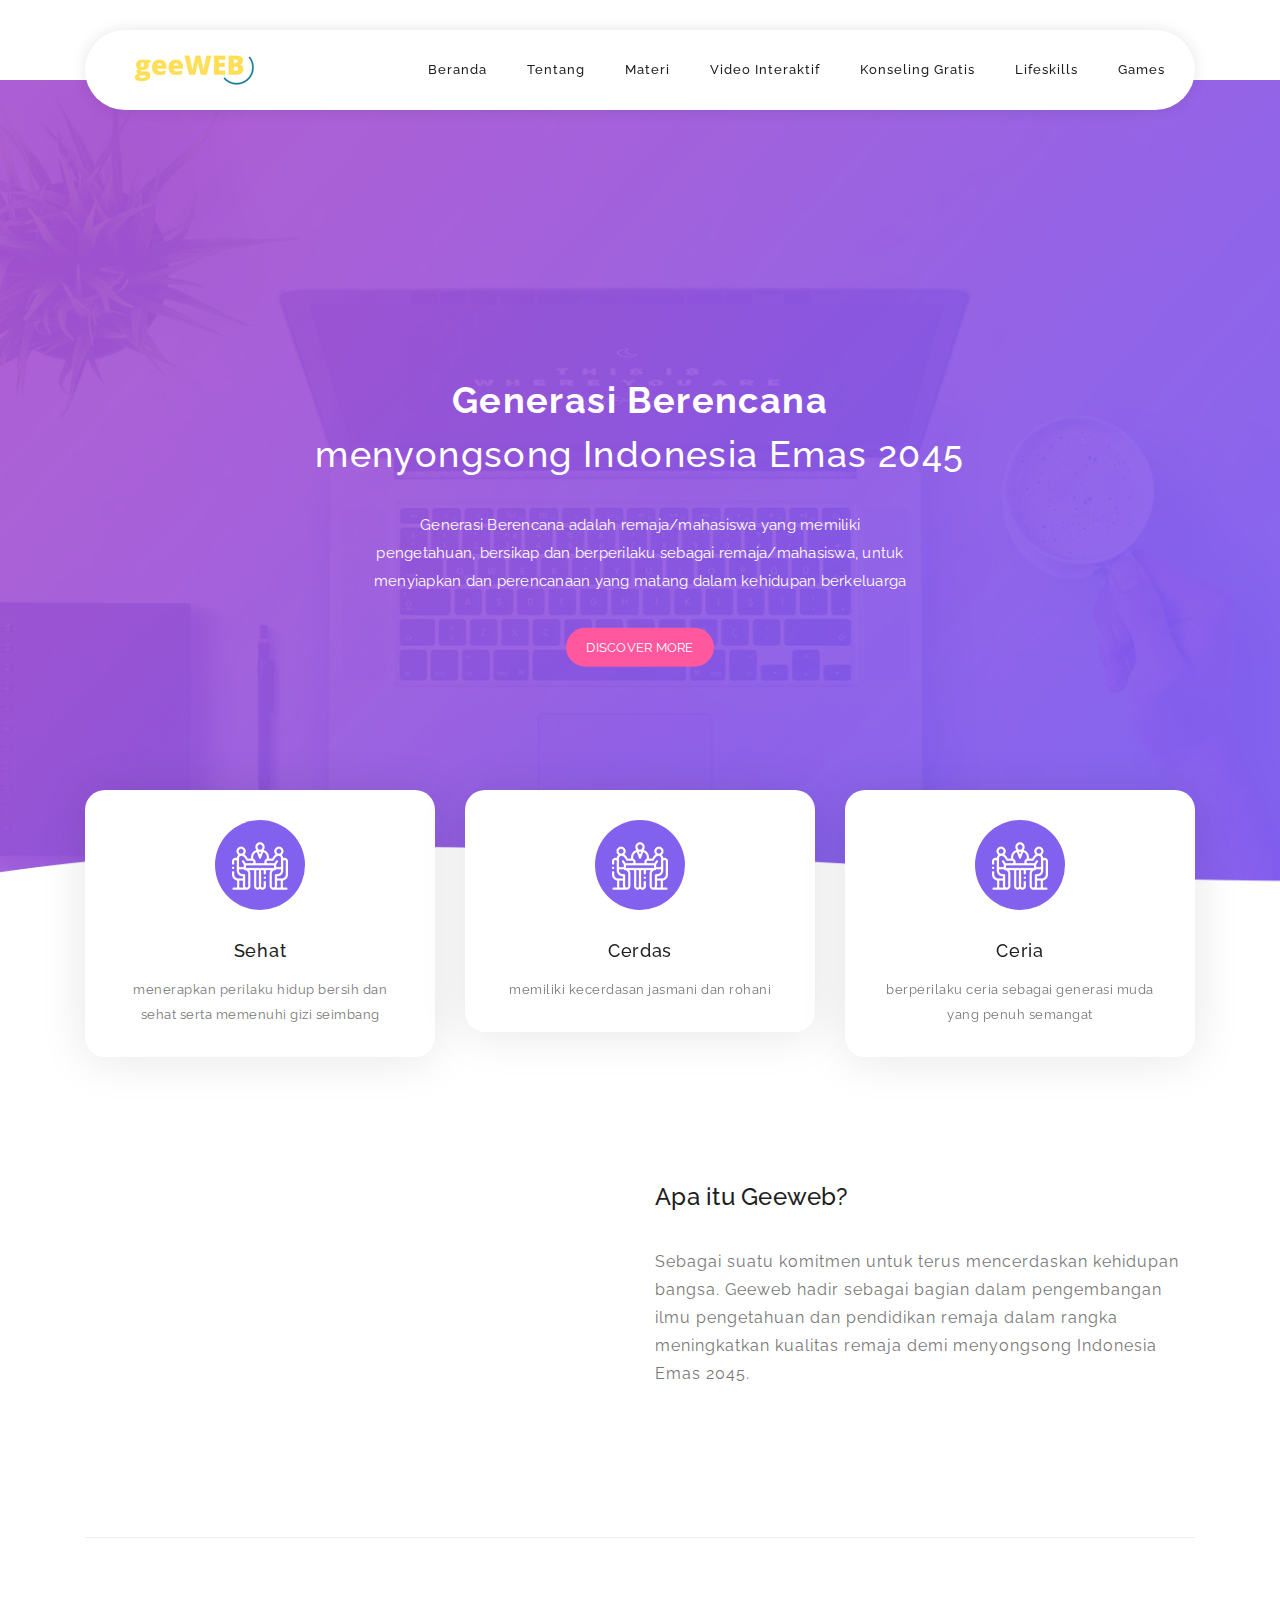
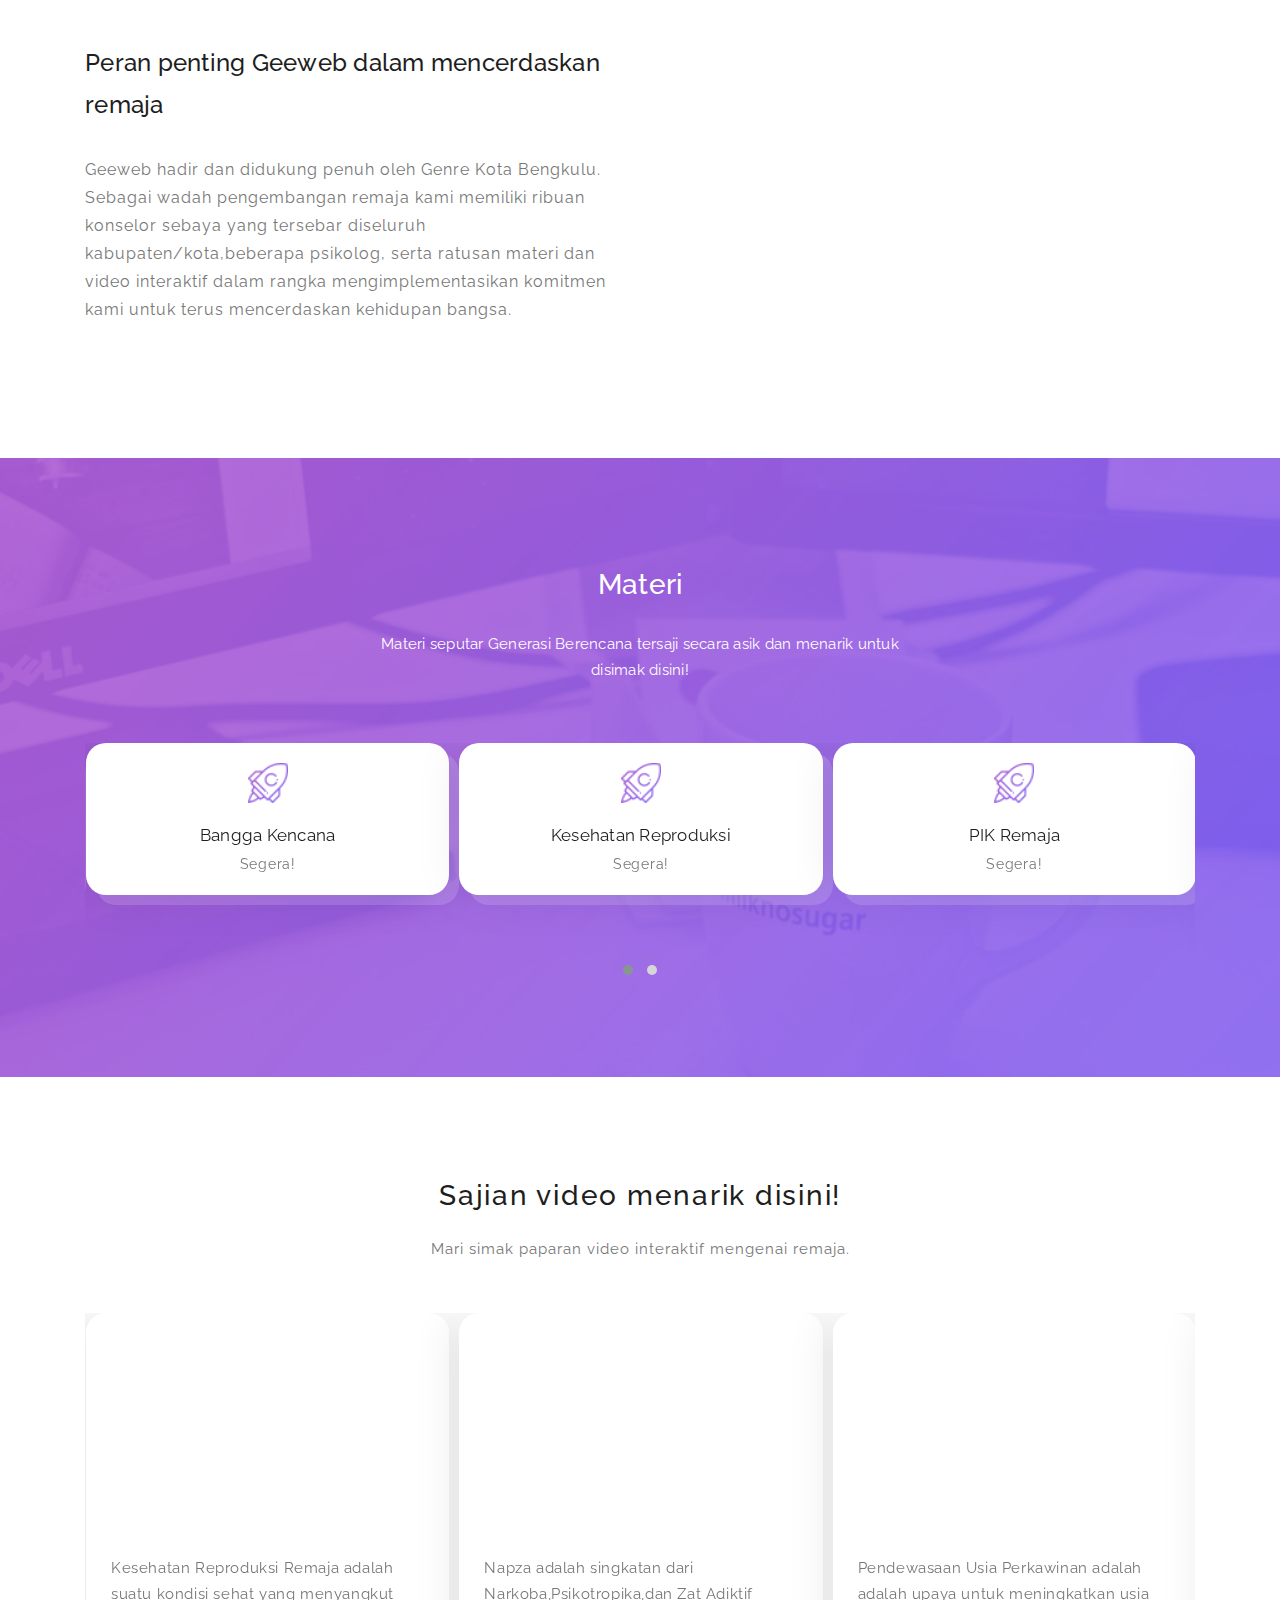
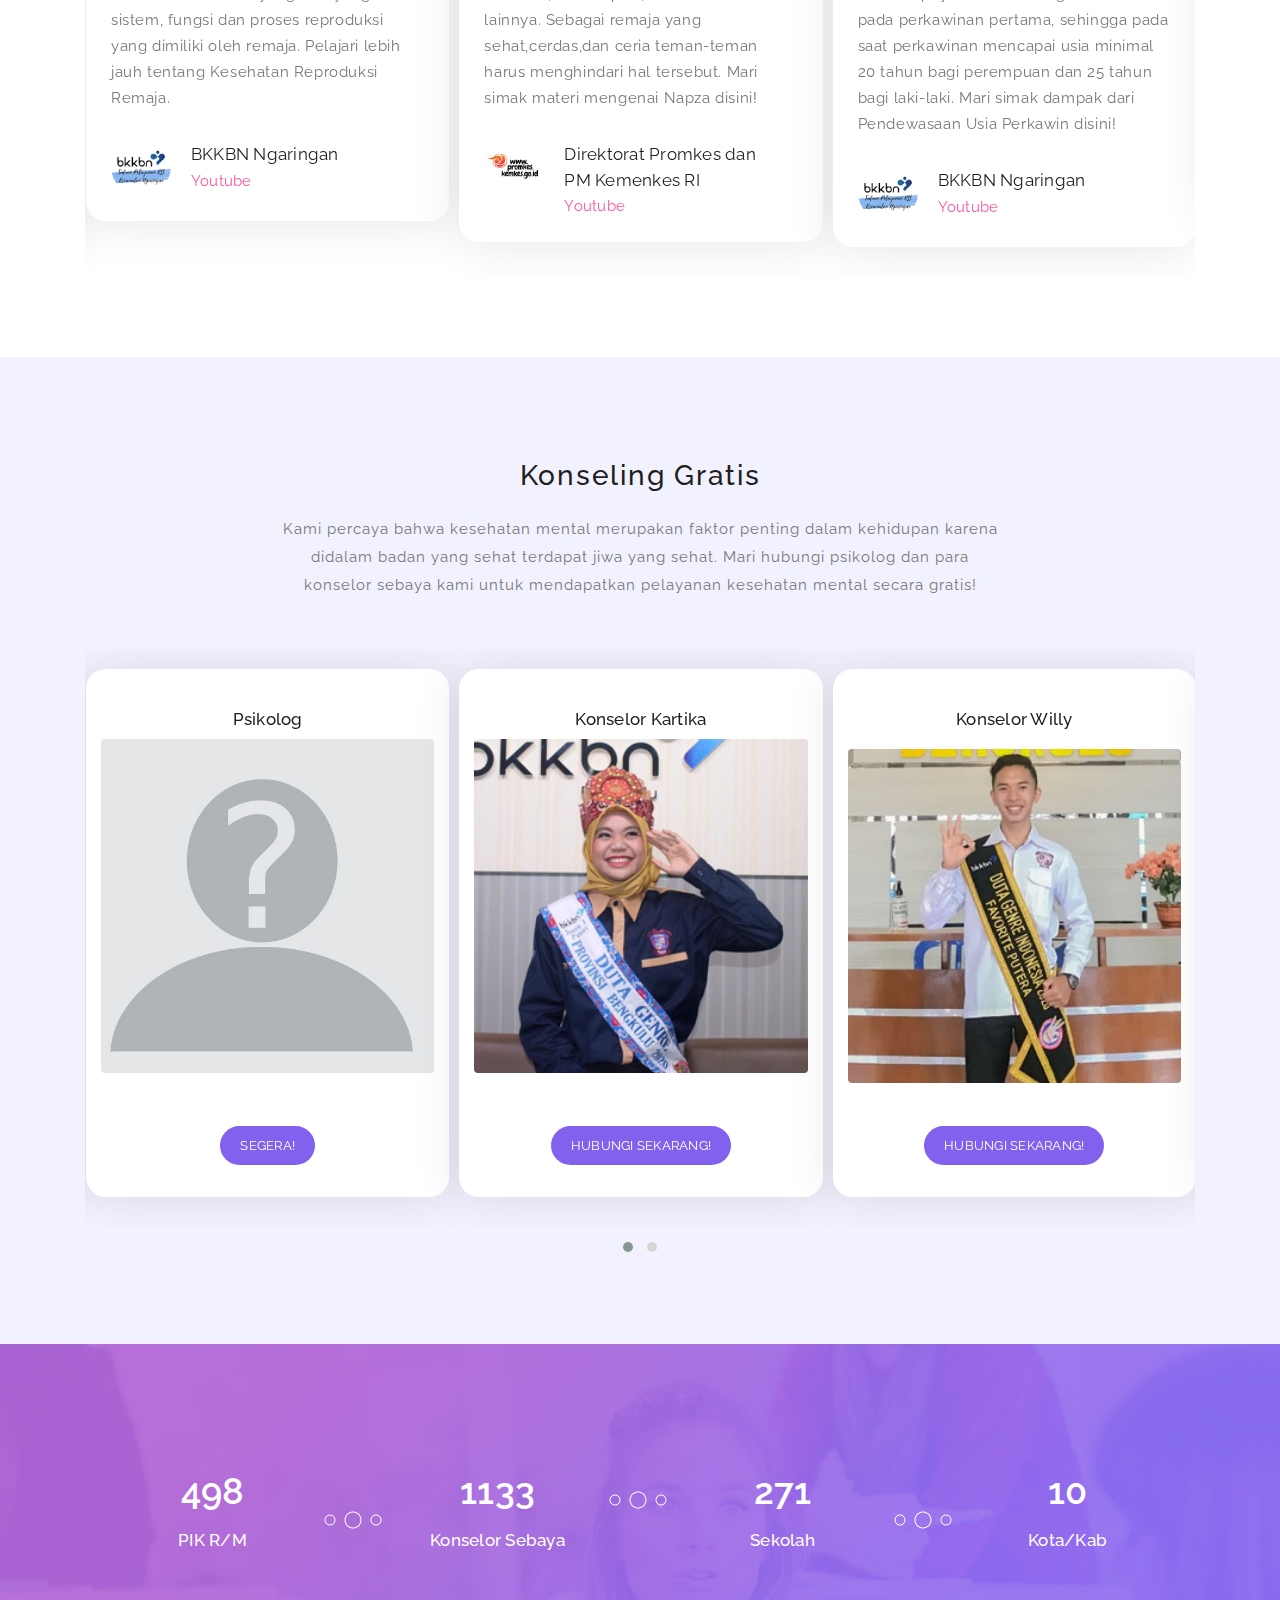
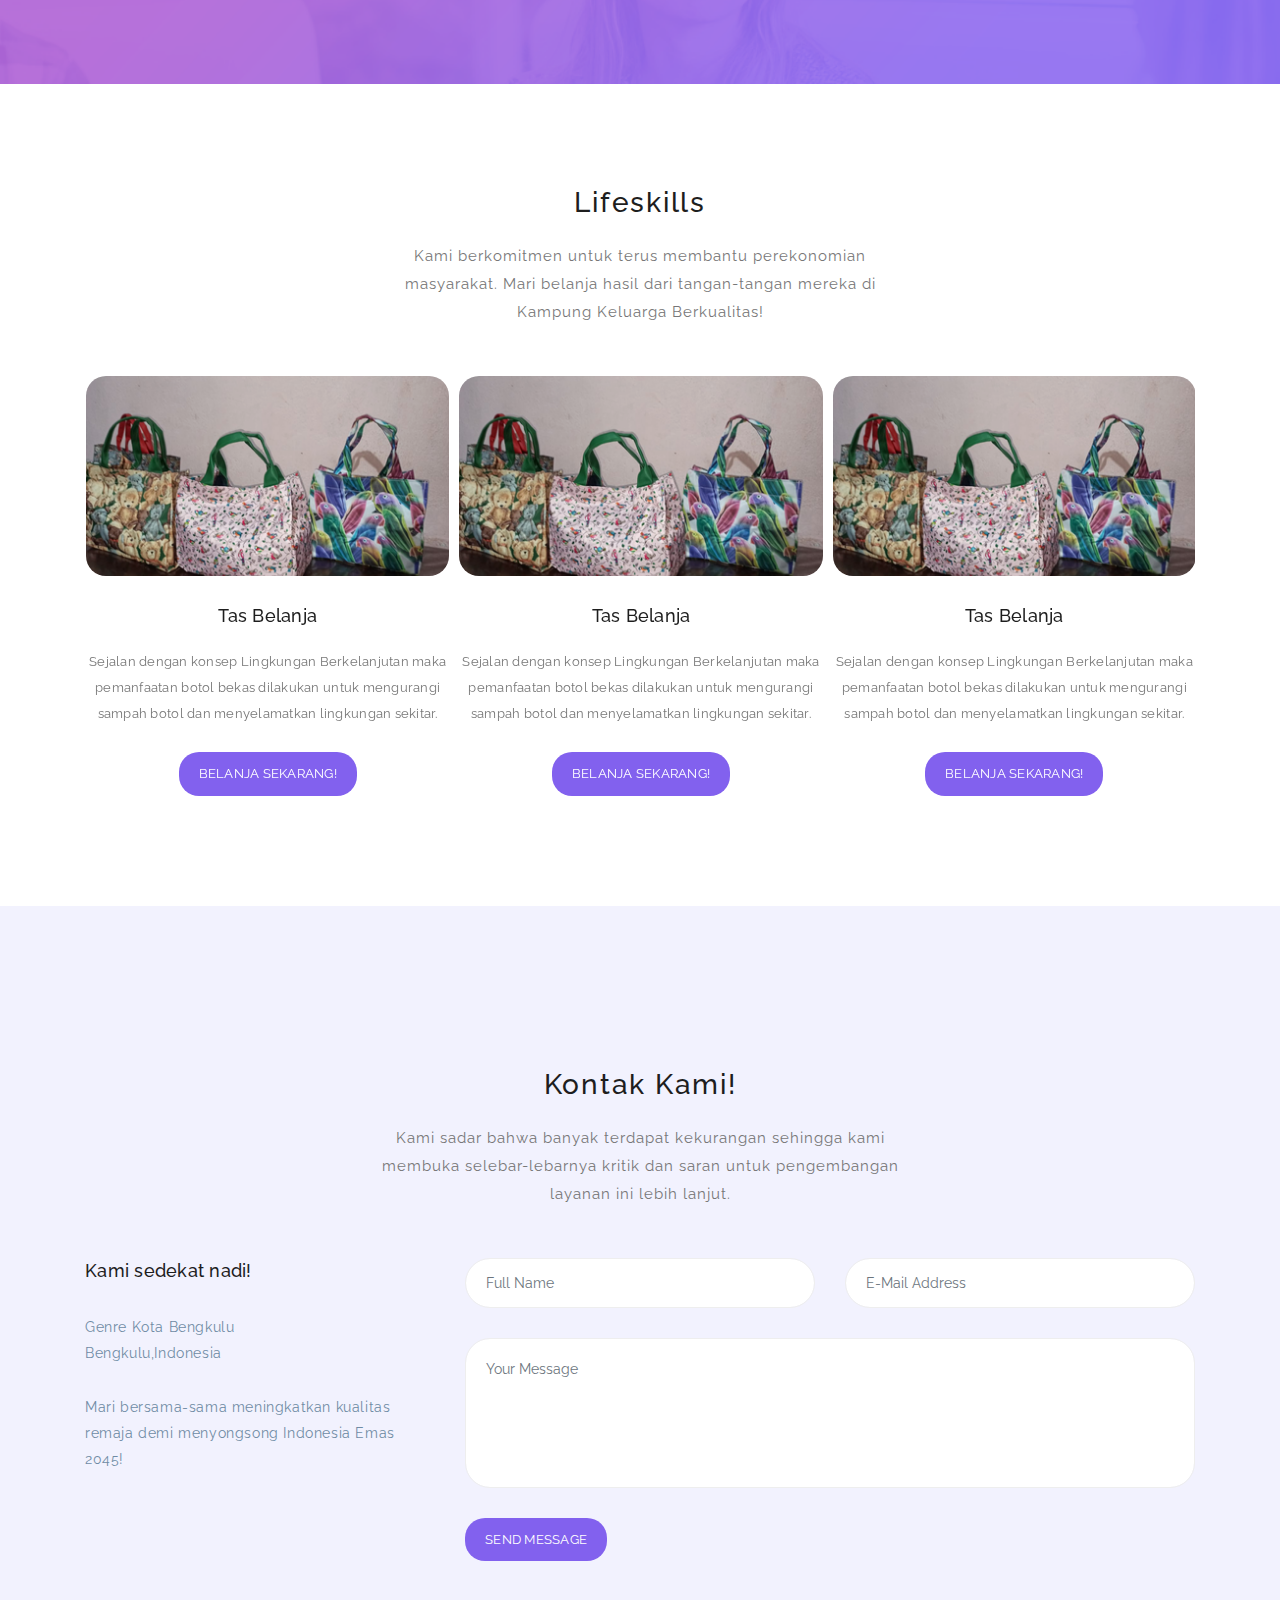
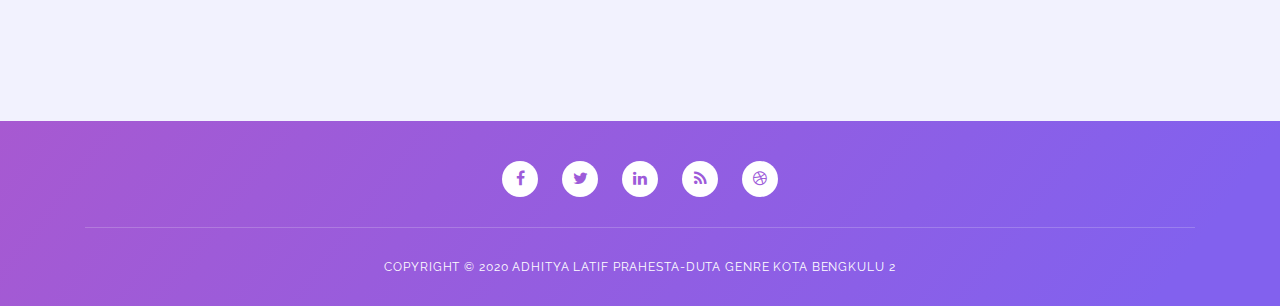
<file: index.html>
<!DOCTYPE html>
<html lang="en">

  <head>

    <meta charset="utf-8">
    <meta name="viewport" content="width=device-width, initial-scale=1, shrink-to-fit=no">
    <meta name="description" content="">
    <meta name="author" content="">
    <link href="https://fonts.googleapis.com/css?family=Raleway:100,300,400,500,700,900" rel="stylesheet">
    <link rel="icon" href="static/images/geeWEB-01.png" >
    <title>Generasi Berencana</title>


    <!-- Additional CSS Files -->    
    <link rel="stylesheet" type="text/css" href="static/css/owl.carousel.min.css" >
    <link rel="stylesheet" type="text/css" href="static/css/owl.theme.default.min.css" >
    <link rel="stylesheet" type="text/css" href="static/css/bootstrap.min.css" >
    <link rel="stylesheet" type="text/css" href="static/css/font-awesome.css" >
    <link rel="stylesheet" type="text/css" href="static/css/style.css" >
    <link rel="stylesheet" type="text/css" href="static/css/templatemo-softy-pinko.css" >


    </head>
<style>
        .card{
            box-shadow: 0 16px 48px #E3E7EB;
        }
       
</style>

<header class="header-area header-sticky">
    <div class="container">
        <div class="row">
            <div class="col-12">
                <nav class="main-nav">
                    <!-- ***** Logo Start ***** -->
                    <a href="#" class="logo">
                        <img src="static/images/geeWEB-01 (1).png" alt="Softy Pinko"/>
                    </a>
                    <ul class="nav">

                        <li><a href="/#Beranda" >Beranda</a></li>
                        <li><a href="/#Tentang">Tentang</a></li>
                        <li><a href="/#Materi">Materi</a></li>

                        <li><a href="/#Video-Interaktif">Video Interaktif</a></li>
                        <li><a href="/#Konseling-Gratis"> Konseling Gratis</a></li>
                        <li><a href="/#Lifeskills">Lifeskills</a></li>
                        <li><a href="/games">Games</a></li>
                    </ul>
                    
                </nav>
            </div>
        </div>
    </div>
</header>

    <!-- ***** Welcome Area Start ***** -->
    <div class="welcome-area" id="Beranda">

        <!-- ***** Header Text Start ***** -->
        <div class="header-text">
            <div class="container">
                <div class="row">
                    <div class="offset-lg-2 col-lg-8 col-md-12 col-sm-12">  
                        <h1 ><strong>Generasi Berencana</strong><br>menyongsong Indonesia Emas 2045</h1>
                    </div>
                    <div class="offset-xl-3 col-xl-6 offset-lg-2 col-lg-8 col-md-12 col-sm-12">                        
                        <p>Generasi Berencana adalah remaja/mahasiswa yang memiliki pengetahuan, bersikap dan berperilaku sebagai remaja/mahasiswa, untuk menyiapkan dan perencanaan yang matang dalam kehidupan berkeluarga</p>
                        <a href="#Tentang" class="main-button-slider">Discover More</a>
                    </div>
                </div>
            </div>
        </div>
        <!-- ***** Header Text End ***** -->
    </div>
    <!-- ***** Welcome Area End ***** -->

    <!-- ***** Features Small Start ***** -->
    <section class="section home-feature">
        <div class="container">
            <div class="row">
                <div class="col-lg-12">
                    <div class="row">
                        <!-- ***** Features Small Item Start ***** -->
                        <div class="col-lg-4 col-md-6 col-sm-6 col-12" data-scroll-reveal="enter bottom move 50px over 0.6s after 0.2s">
                            <div class="features-small-item">
                                <div class="icon">
                                    <i><img src="static/images/featured-item-01.png" alt=""></i>
                                </div>
                                <h5 class="features-title">Sehat</h5>
                                <p>menerapkan perilaku hidup bersih dan sehat serta memenuhi gizi seimbang</p>
                            </div>
                        </div>
                        <!-- ***** Features Small Item End ***** -->

                        <!-- ***** Features Small Item Start ***** -->
                        <div class="col-lg-4 col-md-6 col-sm-6 col-12" data-scroll-reveal="enter bottom move 50px over 0.6s after 0.4s">
                            <div class="features-small-item">
                                <div class="icon">
                                    <i><img src="static/images/featured-item-01.png" alt=""></i>
                                </div>
                                <h5 class="features-title">Cerdas</h5>
                                <p>memiliki kecerdasan jasmani dan rohani</p>
                            </div>
                        </div>
                        <!-- ***** Features Small Item End ***** -->

                        <!-- ***** Features Small Item Start ***** -->
                        <div class="col-lg-4 col-md-6 col-sm-6 col-12" data-scroll-reveal="enter bottom move 50px over 0.6s after 0.6s">
                            <div class="features-small-item">
                                <div class="icon">
                                    <i><img src="static/images/featured-item-01.png" alt=""></i>
                                </div>
                                <h5 class="features-title">Ceria</h5>
                                <p>berperilaku ceria sebagai generasi muda yang penuh semangat</p>
                            </div>
                        </div>
                        <!-- ***** Features Small Item End ***** -->
                    </div>
                </div>
            </div>
        </div>
    </section>
    <!-- ***** Features Small End ***** -->

    <!-- ***** Features Big Item Start ***** -->
    <section class="section padding-top-70 padding-bottom-0" id="Tentang">
        <div class="container">
            <div class="row">
                <div class="col-lg-5 col-md-12 col-sm-12 align-self-center" data-scroll-reveal="enter left move 30px over 0.6s after 0.4s">
                    <img src="static/images/berpikir-removebg-preview.png" class="rounded img-fluid d-block mx-auto" alt="App">
                </div>
                <div class="col-lg-1"></div>
                <div class="col-lg-6 col-md-12 col-sm-12 align-self-center mobile-top-fix">
                    <div class="left-heading">
                        <h2 class="section-title">Apa itu Geeweb?</h2>
                    </div>
                    <div class="left-text">
                        <p>Sebagai suatu komitmen untuk terus mencerdaskan kehidupan bangsa. Geeweb hadir sebagai bagian dalam pengembangan ilmu pengetahuan dan pendidikan remaja dalam rangka meningkatkan kualitas remaja demi menyongsong Indonesia Emas 2045.</p>
                    </div>
                </div>
            </div>
            <div class="row">
                <div class="col-lg-12">
                    <div class="hr"></div>
                </div>
            </div>
        </div>
    </section>
    <!-- ***** Features Big Item End ***** -->

    <!-- ***** Features Big Item Start ***** -->
    <section class="section padding-bottom-100">
        <div class="container">
            <div class="row">
                <div class="col-lg-6 col-md-12 col-sm-12 align-self-center mobile-bottom-fix">
                    <div class="left-heading">
                        <h2 class="section-title">Peran penting Geeweb dalam mencerdaskan remaja</h2>
                    </div>
                    <div class="left-text">
                        <p>Geeweb hadir dan didukung penuh oleh Genre Kota Bengkulu. Sebagai wadah pengembangan remaja kami memiliki ribuan konselor sebaya yang tersebar diseluruh kabupaten/kota,beberapa psikolog, serta ratusan materi dan video interaktif dalam rangka mengimplementasikan komitmen kami untuk terus mencerdaskan kehidupan bangsa.</p>
                    </div>
                </div>
                <div class="col-lg-1"></div>
                <div class="col-lg-5 col-md-12 col-sm-12 align-self-center mobile-bottom-fix-big" data-scroll-reveal="enter right move 30px over 0.6s after 0.4s">
                    <img src="static/images/Pelajar sq.png" class="rounded img-fluid d-block mx-auto" alt="App">
                </div>
            </div>
        </div>
    </section>
    <!-- ***** Features Big Item End ***** -->
   


    <!-- ***** Home Parallax Start ***** -->
    <section class="mini" id="Materi">
        <div class="mini-content">
            <div class="container">
                <!-- ***** Mini Box Start ***** -->
                
                <div class="row">
                    <div class="offset-lg-3 col-lg-6">
                        <div class="info">
                            <h1>Materi</h1>
                            <p>Materi seputar Generasi Berencana tersaji secara asik dan menarik untuk disimak disini!</p>
                        </div>
                    </div>
                </div>

                <div class="owl-carousel owl-theme" >                                                 
                            <div class="item">
                                <a href="#" class="mini-box">
                                    <i><img src="static/images/work-process-item-01.png" alt=""></i>
                                    <strong>Bangga Kencana</strong>
                                    <span>Segera!</span>
                                </a>
                            </div>
                            <div class="item">
                                <a href="#" class="mini-box">
                                    <i><img src="static/images/work-process-item-01.png" alt=""></i>
                                    <strong>Kesehatan Reproduksi</strong>
                                    <span>Segera!</span>
                                </a>
                            </div>
                            <div class="item">
                                <a href="#" class="mini-box">
                                    <i><img src="static/images/work-process-item-01.png" alt=""></i>
                                    <strong>PIK Remaja</strong>
                                    <span>Segera!</span>
                                </a>
                            </div>   
                            <div class="item">
                                <a href="#" class="mini-box">
                                    <i><img src="static/images/work-process-item-01.png" alt=""></i>
                                    <strong>Penyiapan kehidupan Berkeluarga bagi Remaja</strong>
                                    <span>Segera!</span>
                                </a>
                            </div> 
                            <div class="item">
                                <a href="#" class="mini-box">
                                    <i><img src="static/images/work-process-item-01.png" alt=""></i>
                                    <strong>Gizi seimbang</strong>
                                    <span>Segera!</span>
                                </a>
                            </div>   
                </div>         
                
                <!-- ***** Mini Box End ***** -->
            </div>
        </div>
    </section>
    <!-- ***** Home Parallax End ***** -->

    <!-- ***** Testimonials Start ***** -->
    <section class="section" id="Video-Interaktif">
        <div class="container">
            <!-- ***** Section Title Start ***** -->

                <div class="row">
                    <div class="col-lg-12">
                        <div class="center-heading">
                            <h2 class="section-title">Sajian video menarik disini!</h2>
                        </div>
                    </div>
                    <div class="offset-lg-3 col-lg-6">
                        <div class="center-text">
                            <p>Mari simak paparan video interaktif mengenai remaja.</p>
                        </div>
                    </div>
                </div>
                <!-- ***** Section Title End ***** -->

                        <div class="owl-carousel owl-theme">
                            <!-- ***** Testimonials Item Start ***** -->
                            <div class="item">
                                <div class="team-item">
                                    <div class="team-content">                                    
                                        <i><iframe width="240" height="180" src="https://www.youtube.com/embed/7caNIDEc06o" title="YouTube video player" frameborder="0" allow="accelerometer; autoplay; clipboard-write; encrypted-media; gyroscope; picture-in-picture" allowfullscreen></iframe></i>
                                        <p>Kesehatan Reproduksi Remaja adalah suatu kondisi sehat yang menyangkut sistem, fungsi dan proses reproduksi yang dimiliki oleh remaja. Pelajari lebih jauh tentang Kesehatan Reproduksi Remaja.</p>
                                        <div class="user-image">
                                            <img src="static\images\bkkbn.jpg" alt="">
                                        </div>
                                        <div class="team-info">
                                            <h3 class="user-name">BKKBN Ngaringan</h3>
                                            <span>Youtube</span>
                                        </div>
                                    </div>
                                </div>
                            </div>
                            <!-- ***** Testimonials Item End ***** -->
                            
                            <!-- ***** Testimonials Item Start ***** -->
                            <div class="item">
                                <div class="team-item">
                                    <div class="team-content">
                                        <i><iframe width="240" height="180" src="https://www.youtube.com/embed/0zm5U4BEl2U" title="YouTube video player" frameborder="0" allow="accelerometer; autoplay; clipboard-write; encrypted-media; gyroscope; picture-in-picture" allowfullscreen></iframe></i>
                                        <p>Napza adalah singkatan dari Narkoba,Psikotropika,dan Zat Adiktif lainnya. Sebagai remaja yang sehat,cerdas,dan ceria teman-teman harus menghindari hal tersebut. Mari simak materi mengenai Napza disini!</p>
                                        <div class="user-image">
                                            <img src="static\images\promkes.jpg" alt="">
                                        </div>
                                        <div class="team-info">
                                            <h3 class="user-name">Direktorat Promkes dan</h3>
                                            <h3 class="user-name">PM Kemenkes RI</h3>
                                            <span>Youtube</span>
                                        </div>
                                    </div>
                                </div>
                            </div>
                            <!-- ***** Testimonials Item End ***** -->
                            
                            <!-- ***** Testimonials Item Start ***** -->
                            <div class="item">
                                <div class="team-item">
                                    <div class="team-content">
                                        <i><iframe width="240" height="180" src="https://www.youtube.com/embed/ySvu6MTKYKk " title="YouTube video player" frameborder="0" allow="accelerometer; autoplay; clipboard-write; encrypted-media; gyroscope; picture-in-picture" allowfullscreen></iframe></i>
                                        <p>Pendewasaan Usia Perkawinan adalah  adalah upaya untuk meningkatkan usia pada perkawinan pertama, sehingga pada saat perkawinan mencapai usia minimal 20 tahun bagi perempuan dan 25 tahun bagi laki-laki. Mari simak dampak dari Pendewasaan Usia Perkawin disini!</p>
                                        <div class="user-image">
                                            <img src="static\images\bkkbn.jpg" alt="">
                                        </div>
                                        <div class="team-info">
                                            <h3 class="user-name">BKKBN Ngaringan</h3>
                                            <span>Youtube</span>
                                        </div>
                                    </div>
                                </div>
                            </div>
                            <!-- ***** Testimonials Item End ***** -->
                        </div>

            </div>
        </div>
    </section>
    <!-- ***** Testimonials End ***** -->

    <!-- ***** Pricing Plans Start ***** -->
    <section class="section colored" id="Konseling-Gratis">
        <div class="container">
            <div class="row">
                <div class="col-lg-12">
                    <div class="center-heading">
                        <h2 class="section-title">Konseling Gratis</h2>
                    </div>
                </div>
                <div class="offset-lg-2 col-lg-8">
                    <div class="center-text">
                        <p>Kami percaya bahwa kesehatan mental merupakan faktor penting dalam kehidupan karena didalam badan yang sehat terdapat jiwa yang sehat. Mari hubungi psikolog dan para konselor sebaya kami untuk mendapatkan pelayanan kesehatan mental secara gratis!</p>
                    </div>
                </div>
            </div>

                <div class="owl-carousel owl-theme">
                    
                        
                            <div class="item" data-scroll-reveal="enter bottom move 50px over 0.6s after 0.2s">
                                <div class="pricing-item">
                                    <div class="pricing-header">
                                        <h3 class="pricing-title">Psikolog</h3>
                                        <div class="col-lg-12  align-self-center" data-scroll-reveal="enter left move 30px over 0.6s after 0.4s">
                                            <img src="static/images/Konseling Gratis_Psikolog Mist.jpg" class="rounded img-fluid d-block mx-auto" alt="App">
                                        </div>
                                    </div>
                                    <div class="pricing-body">                                        
                                    </div>
                                    <div class="pricing-footer">
                                        <a href="" class="main-button">Segera!</a>
                                    </div>
                                </div>
                            </div>
                            <div class="item" data-scroll-reveal="enter bottom move 50px over 0.6s after 0.2s">
                                <div class="pricing-item">
                                    <div class="pricing-header">
                                        <h3 class="pricing-title">Konselor Kartika</h3>
                                        <div class="col-lg-12  align-self-center" data-scroll-reveal="enter left move 30px over 0.6s after 0.4s">
                                            <img src="static/images/Konseling Gratis_Konselor Kartika fixed.png" class="rounded img-fluid d-block mx-auto" alt="App">
                                        </div>
                                    </div>
                                    <div class="pricing-body">                                        
                                    </div>
                                    <div class="pricing-footer">
                                        <a href="https://wa.me/628998910404?text=Halo kak saya mau konsultasi?" class="main-button">Hubungi Sekarang!</a>                                        
                                    </div>
                                </div>
                            </div>
                            <div class="item" data-scroll-reveal="enter bottom move 50px over 0.6s after 0.4s">
                                <div class="pricing-item active">
                                    <div class="pricing-header">
                                        <h3 class="pricing-title">Konselor Willy</h3>
                                    </div>
                                    <div class="col-lg-12  align-self-center" data-scroll-reveal="enter left move 30px over 0.6s after 0.4s">
                                        <img src="static/images/Konseling Gratis_Konselor Wilky Fixed.png" class="rounded img-fluid d-block mx-auto" alt="App">
                                    </div>
                                    <div class="pricing-footer">
                                        <a href="https://wa.me/6282282478008?text=Halo kak saya mau konsultasi?" class="main-button">Hubungi Sekarang!</a>
                                    </div>
                                </div>
                            </div>
                        
                    
                    
                        
                            <div class="item" data-scroll-reveal="enter bottom move 50px over 0.6s after 0.6s">
                                <div class="pricing-item">
                                    <div class="pricing-header">
                                        <h3 class="pricing-title">Konselor Adit</h3>
                                    </div>
                                    <div class="col-lg-12  align-self-center" data-scroll-reveal="enter left move 30px over 0.6s after 0.4s">
                                        <img src="static/images/Konseling Gratis_Konselor Adit.png" class="rounded img-fluid d-block mx-auto" alt="App">
                                    </div>
                                    <div class="pricing-footer">
                                        <a href="https://wa.me/6282133977029?text=Halo kak saya mau konsultasi?" class="main-button">Hubungi Sekarang!</a>
                                    </div>
                                </div>
                            </div>
                            <div class="item" data-scroll-reveal="enter bottom move 50px over 0.6s after 0.6s">
                                <div class="pricing-item active">
                                    <div class="pricing-header">
                                        <h3 class="pricing-title">Konselor Awal</h3>
                                    </div>
                                    <div class="col-lg-12  align-self-center" data-scroll-reveal="enter left move 30px over 0.6s after 0.4s">
                                        <img src="static/images/Konseling Gratis_Konselor Awal.png" class="rounded img-fluid d-block mx-auto" alt="App">
                                    </div>
                                    <div class="pricing-footer">
                                        <a href="https://wa.me/6289624671028?text=Halo kak saya mau konsultasi?" class="main-button">Hubungi Sekarang!</a>
                                    </div>
                                </div>
                            </div>
                        
                    
                </div>
            
        </div>   
    </section>
    <!-- ***** Pricing Plans End ***** -->

    <!-- ***** Counter Parallax Start ***** -->
    <section class="counter">
        <div class="content">
            <div class="container">
                <div class="row">
                    <div class="col-lg-3 col-md-6 col-sm-12">
                        <div class="count-item decoration-bottom">
                            <strong>498</strong>
                            <span>PIK R/M</span>
                        </div>
                    </div>
                    <div class="col-lg-3 col-md-6 col-sm-12">
                        <div class="count-item decoration-top">
                            <strong>1133</strong>
                            <span>Konselor Sebaya</span>
                        </div>
                    </div>
                    <div class="col-lg-3 col-md-6 col-sm-12">
                        <div class="count-item decoration-bottom">
                            <strong>271</strong>
                            <span>Sekolah</span>
                        </div>
                    </div>
                    <div class="col-lg-3 col-md-6 col-sm-12">
                        <div class="count-item">
                            <strong>10</strong>
                            <span>Kota/Kab</span>
                        </div>
                    </div>
                </div>
            </div>
        </div>
    </section>
    <!-- ***** Counter Parallax End ***** -->   

    <!-- ***** Blog Start ***** -->
    <section class="section" id="Lifeskills">
        <div class="container">
            <!-- ***** Section Title Start ***** -->
            <div class="row">
                <div class="col-lg-12">
                    <div class="center-heading">
                        <h2 class="section-title">Lifeskills</h2>
                    </div>
                </div>
                <div class="offset-lg-3 col-lg-6">
                    <div class="center-text">
                        <p>Kami berkomitmen untuk terus membantu perekonomian masyarakat. Mari belanja hasil dari tangan-tangan mereka di Kampung Keluarga Berkualitas!</p>
                    </div>
                </div>
            </div>
            <!-- ***** Section Title End ***** -->

                <div class="owl-carousel owl-theme">
                    
                        
                            <div class="item">
                                <div class="blog-post-thumb">
                                    <div class="img">
                                        <img src="static/images/lifeskills_tas belanja.png" alt="">
                                    </div>
                                    <div class="blog-content">
                                        <h3>
                                            <a href="#">Tas Belanja</a>
                                        </h3>
                                        <div class="text">
                                        Sejalan dengan konsep Lingkungan Berkelanjutan maka pemanfaatan botol bekas dilakukan untuk mengurangi sampah botol dan menyelamatkan lingkungan sekitar.
                                        </div>
                                        <a href="https://wa.me/6289624671028?text=Halo%kak%saya%mau%beli%Tas%belanja" class="main-button">Belanja Sekarang!</a>
                                    </div>
                                </div>
                            </div>
                            
                        
                    
                    
                </div>
            
        </div>

    </section>
    <!-- ***** Blog End ***** -->

    <!-- ***** Contact Us Start ***** -->
    <section class="section colored" id="contact-us">
        <div class="container">
            <!-- ***** Section Title Start ***** -->
            <div class="row">
                <div class="col-lg-12">
                    <div class="center-heading">
                        <h2 class="section-title">Kontak Kami!</h2>
                    </div>
                </div>
                <div class="offset-lg-3 col-lg-6">
                    <div class="center-text">
                        <p>Kami sadar bahwa banyak terdapat kekurangan sehingga kami membuka selebar-lebarnya kritik dan saran untuk pengembangan layanan ini lebih lanjut.</p>
                    </div>
                </div>
            </div>
            <!-- ***** Section Title End ***** -->

            <div class="row">
                <!-- ***** Contact Text Start ***** -->
                <div class="col-lg-4 col-md-6 col-sm-12">
                    <h5 class="margin-bottom-30">Kami sedekat nadi!</h5>
                    <div class="contact-text">
                        <p>Genre Kota Bengkulu
                        <br>Bengkulu,Indonesia</p>
                        <p>Mari bersama-sama meningkatkan kualitas remaja demi menyongsong Indonesia Emas 2045!</p>
                    </div>
                </div>
                <!-- ***** Contact Text End ***** -->

                <!-- ***** Contact Form Start ***** -->
                <div class="col-lg-8 col-md-6 col-sm-12">
                    <div class="contact-form">
                        <form id="contact" action="" method="get">
                          <div class="row">
                            <div class="col-lg-6 col-md-12 col-sm-12">
                              <fieldset>
                                <input name="name" type="text" class="form-control" id="name" placeholder="Full Name" required="">
                              </fieldset>
                            </div>
                            <div class="col-lg-6 col-md-12 col-sm-12">
                              <fieldset>
                                <input name="email" type="email" class="form-control" id="email" placeholder="E-Mail Address" required="">
                              </fieldset>
                            </div>
                            <div class="col-lg-12">
                              <fieldset>
                                <textarea name="message" rows="6" class="form-control" id="message" placeholder="Your Message" required=""></textarea>
                              </fieldset>
                            </div>
                            <div class="col-lg-12">
                              <fieldset>
                                <button type="submit" id="form-submit" class="main-button">Send Message</button>
                              </fieldset>
                            </div>
                          </div>
                        </form>
                    </div>
                </div>
                <!-- ***** Contact Form End ***** -->
            </div>
        </div>
    </section>
    <!-- ***** Contact Us End ***** -->   
    <!-- ***** Footer Start ***** -->
    <footer>
        <div class="container">
            <div class="row">
                <div class="col-lg-12 col-md-12 col-sm-12">
                    <ul class="social">
                        <li><a href="#"><i class="fa fa-facebook"></i></a></li>
                        <li><a href="#"><i class="fa fa-twitter"></i></a></li>
                        <li><a href="#"><i class="fa fa-linkedin"></i></a></li>
                        <li><a href="#"><i class="fa fa-rss"></i></a></li>
                        <li><a href="#"><i class="fa fa-dribbble"></i></a></li>
                    </ul>
                </div>
            </div>
            <div class="row">
                <div class="col-lg-12">
                    <p class="copyright">Copyright &copy; 2020 Adhitya Latif Prahesta-Duta Genre Kota Bengkulu 2</p>
                </div>
            </div>
        </div>
    </footer>
    
    <!-- jQuery -->
    <script src="static/js/jquery-2.1.0.min.js"></script>
    <script src="static/js/owl.carousel.min.js"></script>
    <!-- Bootstrap -->
    <script src="static/js/popper.js"></script>
    <script src="static/js/bootstrap.min.js"></script>
    
    <!-- Plugins -->
    <script src="static/js/scrollreveal.min.js"></script>
    <script src="static/js/waypoints.min.js"></script>
    <script src="static/js/jquery.counterup.min.js"></script>
    <script src="static/js/imgfix.min.js"></script>
    
    <!-- Global Init -->
    <script src="static/js/custom.js"></script>
    

    
    <script src="static/js/scripts.js"></script>
    </body>
    </html>
</file>
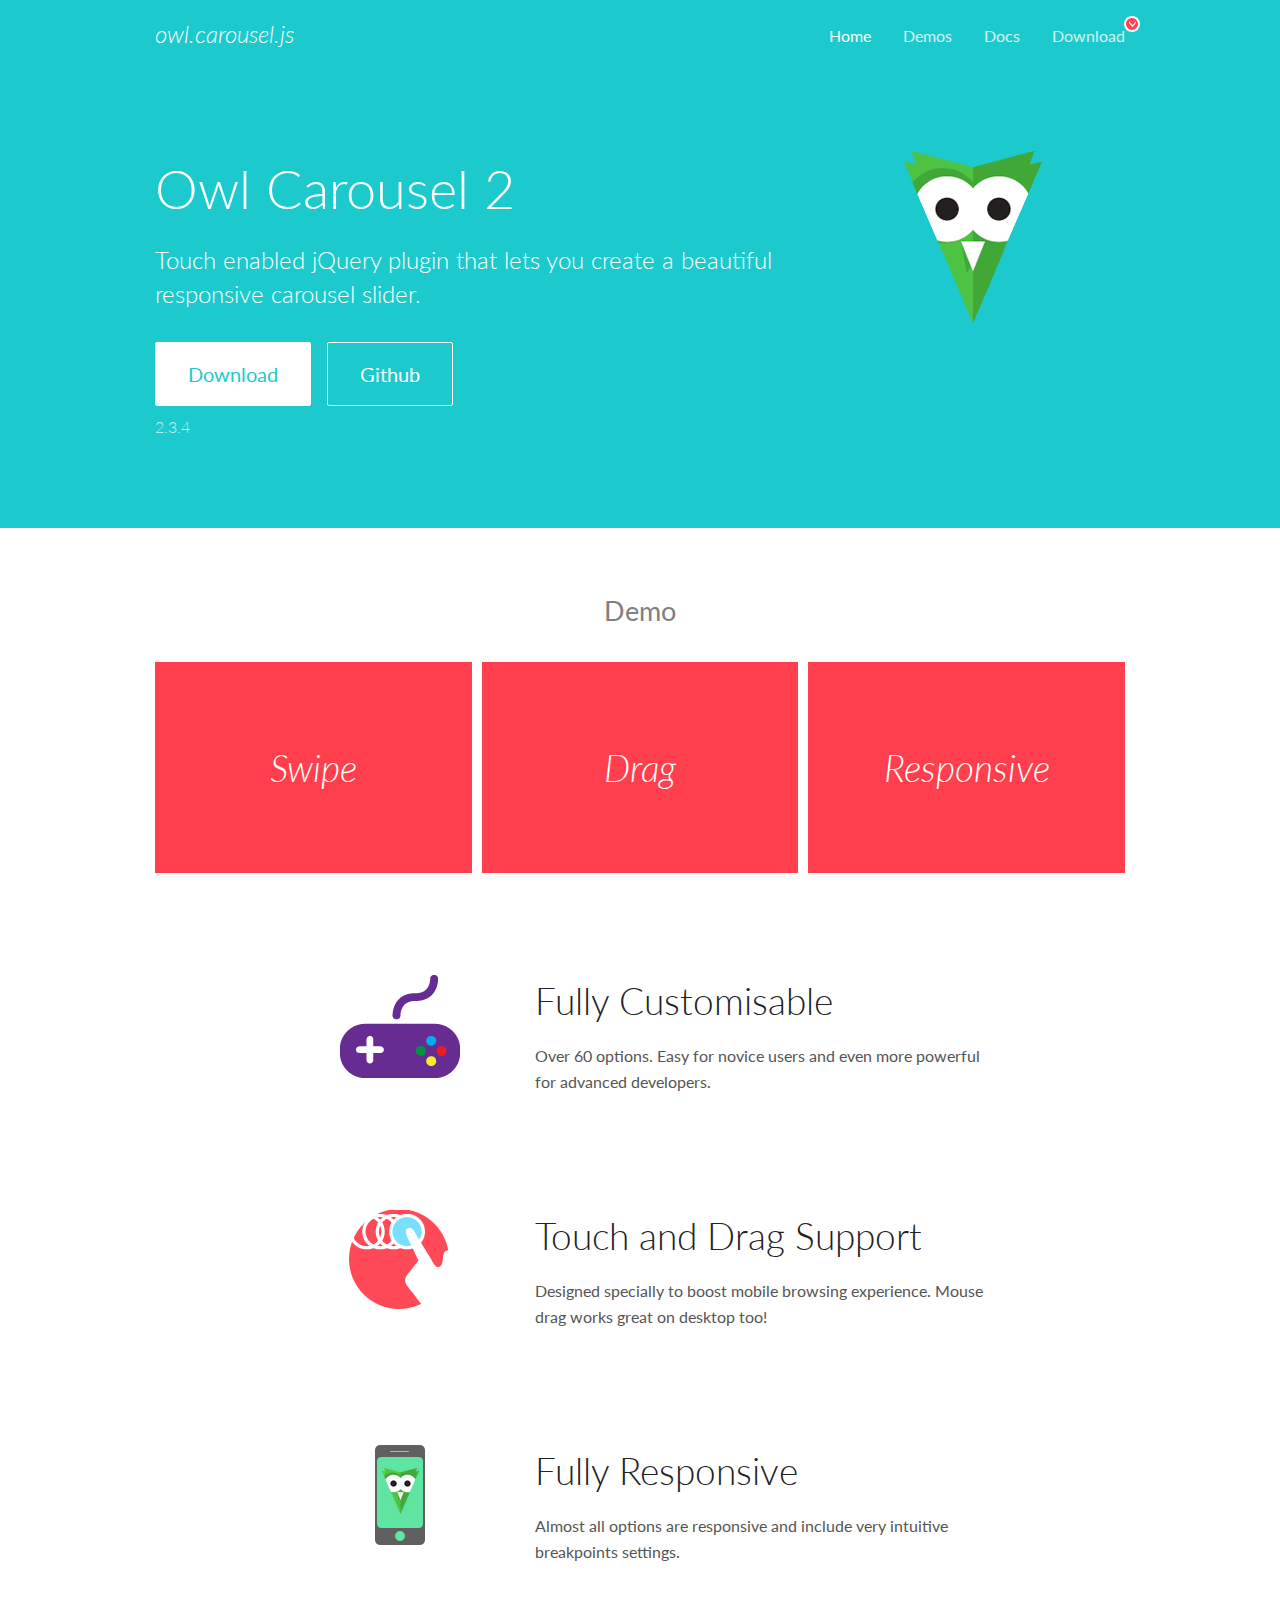
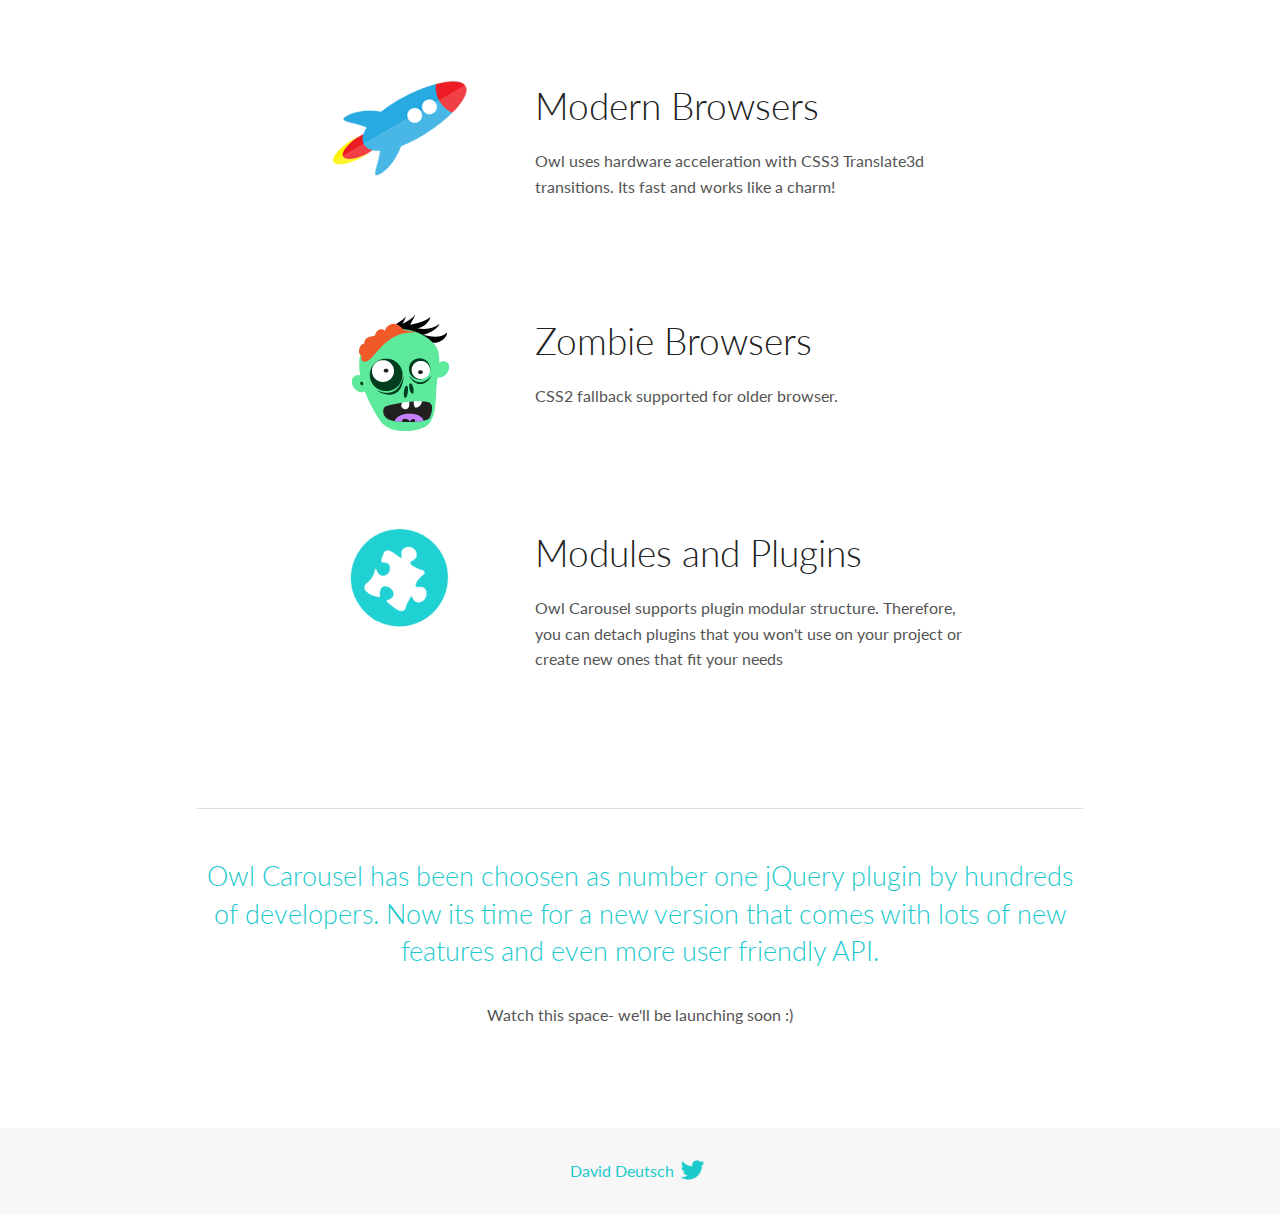
<file: OwlCarousel2-2.3.4/docs/index.html>
<!DOCTYPE html>
<html lang="en">
  <head>

    <!-- head -->
    <meta charset="utf-8">
    <meta name="msapplication-tap-highlight" content="no" />
    <meta name="viewport" content="width=device-width, initial-scale=1.0" />
    <meta name="description" content="Touch enabled jQuery plugin that lets you create beautiful responsive carousel slider.">
    <meta name="author" content="David Deutsch">
    <title>
      Home | Owl Carousel | 2.3.4
    </title>

    <!-- Stylesheets -->
    <link href='https://fonts.googleapis.com/css?family=Lato:300,400,700,400italic,300italic' rel='stylesheet' type='text/css'>
    <link rel="stylesheet" href="assets/css/docs.theme.min.css">

    <!-- Owl Stylesheets -->
    <link rel="stylesheet" href="assets/owlcarousel/assets/owl.carousel.min.css">
    <link rel="stylesheet" href="assets/owlcarousel/assets/owl.theme.default.min.css">

    <!-- HTML5 shim and Respond.js IE8 support of HTML5 elements and media queries -->

    <!--[if lt IE 9]>
      <script src="https://oss.maxcdn.com/libs/html5shiv/3.7.0/html5shiv.js"></script>
      <script src="https://oss.maxcdn.com/libs/respond.js/1.3.0/respond.min.js"></script>
    <![endif]-->

    <!-- Favicons -->
    <link rel="apple-touch-icon-precomposed" sizes="144x144" href="assets/ico/apple-touch-icon-144-precomposed.png">
    <link rel="shortcut icon" href="assets/ico/favicon.png">
    <link rel="shortcut icon" href="favicon.ico">

    <!-- Yeah i know js should not be in header. Its required for demos.-->

    <!-- javascript -->
    <script src="assets/vendors/jquery.min.js"></script>
    <script src="assets/owlcarousel/owl.carousel.js"></script>
  </head>
  <body>

    <!-- header -->
    <header class="header">
      <div class="row">
        <div class="large-12 columns">
          <div class="brand left">
            <h3>
              <a href="/OwlCarousel2/">owl.carousel.js</a> 
            </h3>
          </div>
          <a id="toggle-nav" class="right">
            <span></span> <span></span> <span></span> 
          </a> 
          <div class="nav-bar">
            <ul class="clearfix">
              <li class="active">
                <a href="/OwlCarousel2/index.html">Home</a> 
              </li>
              <li> <a href="/OwlCarousel2/demos/demos.html">Demos</a>  </li>
              <li> <a href="/OwlCarousel2/docs/started-welcome.html">Docs</a>  </li>
              <li>
                <a href="https://github.com/OwlCarousel2/OwlCarousel2/archive/2.3.4.zip">Download</a> 
                <span class="download"></span> 
              </li>
            </ul>
          </div>
        </div>
      </div>
    </header>

    <!-- home panel -->
    <section id="hero">
      <div class="row">
        <div class="large-8 medium-8 columns">
          <h1>Owl Carousel 2</h1>
          <h4>Touch enabled jQuery plugin that lets you create a beautiful responsive carousel slider.</h4>
          <a href="https://github.com/OwlCarousel2/OwlCarousel2/archive/2.3.4.zip" class="hero-button">Download</a> 
          <a href="https://github.com/OwlCarousel2/OwlCarousel2" class="hero-button outline">Github</a> 
          <p>2.3.4</p>
        </div>
        <div class="large-4 medium-4 columns">
          <img class="owl-logo" src="assets/img/owl-logo.png" alt="mr. Owl">
        </div>
      </div>
    </section>

    <!-- body -->
    <div class="home-demo">
      <div class="row">
        <div class="large-12 columns">
          <h3>Demo</h3>
          <div class="owl-carousel">
            <div class="item">
              <h2>Swipe</h2>
            </div>
            <div class="item">
              <h2>Drag</h2>
            </div>
            <div class="item">
              <h2>Responsive</h2>
            </div>
            <div class="item">
              <h2>CSS3</h2>
            </div>
            <div class="item">
              <h2>Fast</h2>
            </div>
            <div class="item">
              <h2>Easy</h2>
            </div>
            <div class="item">
              <h2>Free</h2>
            </div>
            <div class="item">
              <h2>Upgradable</h2>
            </div>
            <div class="item">
              <h2>Tons of options</h2>
            </div>
            <div class="item">
              <h2>Infinity</h2>
            </div>
            <div class="item">
              <h2>Auto Width</h2>
            </div>
          </div>
        </div>
      </div>
    </div>
    <script>
      var owl = $('.owl-carousel');
      owl.owlCarousel({
        margin: 10,
        loop: true,
        responsive: {
          0: {
            items: 1
          },
          600: {
            items: 2
          },
          1000: {
            items: 3
          }
        }
      })
    </script>

    <!-- features -->
    <div id="features">
      <div class="row">
        <div class="small-12 medium-9 small-centered columns">
          <section class="row feature">
            <div class="medium-4 small-12 columns">
              <img src="assets/img/feature-options.png" alt="">
            </div>
            <div class="medium-8 small-12 columns">
              <h2>Fully Customisable</h2>
              <p>Over 60 options. Easy for novice users and even more powerful for advanced developers.</p>
            </div>
          </section>
          <section class="row feature">
            <div class="medium-4 small-12 columns">
              <img src="assets/img/feature-drag.png" alt="">
            </div>
            <div class="medium-8 small-12 columns">
              <h2>Touch and Drag Support</h2>
              <p>Designed specially to boost mobile browsing experience. Mouse drag works great on desktop too!</p>
            </div>
          </section>
          <section class="row feature">
            <div class="medium-4 small-12 columns">
              <img src="assets/img/feature-responsive.png" alt="">
            </div>
            <div class="medium-8 small-12 columns">
              <h2>Fully Responsive</h2>
              <p>Almost all options are responsive and include very intuitive breakpoints settings.</p>
            </div>
          </section>
          <section class="row feature">
            <div class="medium-4 small-12 columns">
              <img src="assets/img/feature-modern.png" alt="">
            </div>
            <div class="medium-8 small-12 columns">
              <h2>Modern Browsers</h2>
              <p>Owl uses hardware acceleration with CSS3 Translate3d transitions. Its fast and works like a charm! </p>
            </div>
          </section>
          <section class="row feature">
            <div class="medium-4 small-12 columns">
              <img src="assets/img/feature-zombie.png" alt="">
            </div>
            <div class="medium-8 small-12 columns">
              <h2>Zombie Browsers</h2>
              <p>CSS2 fallback supported for older browser.</p>
            </div>
          </section>
          <section class="row feature">
            <div class="medium-4 small-12 columns">
              <img src="assets/img/feature-module.png" alt="">
            </div>
            <div class="medium-8 small-12 columns">
              <h2>Modules and Plugins</h2>
              <p>Owl Carousel supports plugin modular structure. Therefore, you can detach plugins that you won&#x27;t use on your project or create new ones that fit your needs</p>
            </div>
          </section>
        </div>
      </div>
    </div>

    <!-- footer -->
    <section id="teaser-text">
      <div class="row">
        <div class="small-12 medium-11 small-centered columns">
          <hr>
          <h3 id="owl-carousel-has-been-choosen-as-number-one-jquery-plugin-by-hundreds-of-developers-now-its-time-for-a-new-version-that-comes-with-lots-of-new-features-and-even-more-user-friendly-api-">Owl Carousel has been choosen as number one jQuery plugin by hundreds of developers. Now its time for a new version that comes with lots of new features and even more user friendly API.</h3>
          <p>Watch this space- we&#39;ll be launching soon :)</p>
        </div>
      </div>
    </section>

    <!-- footer -->
    <footer class="footer">
      <div class="row">
        <div class="large-12 columns">
          <h5>
            <a href="/OwlCarousel2/docs/support-contact.html">David Deutsch</a> 
            <a id="custom-tweet-button" href="https://twitter.com/share?url=https://github.com/OwlCarousel2/OwlCarousel2&text=Owl Carousel - This is so awesome! " target="_blank"></a> 
          </h5>
        </div>
      </div>
    </footer>

    <!-- vendors -->
    <script src="assets/vendors/highlight.js"></script>
    <script src="assets/js/app.js"></script>
  </body>
</html>
</file>
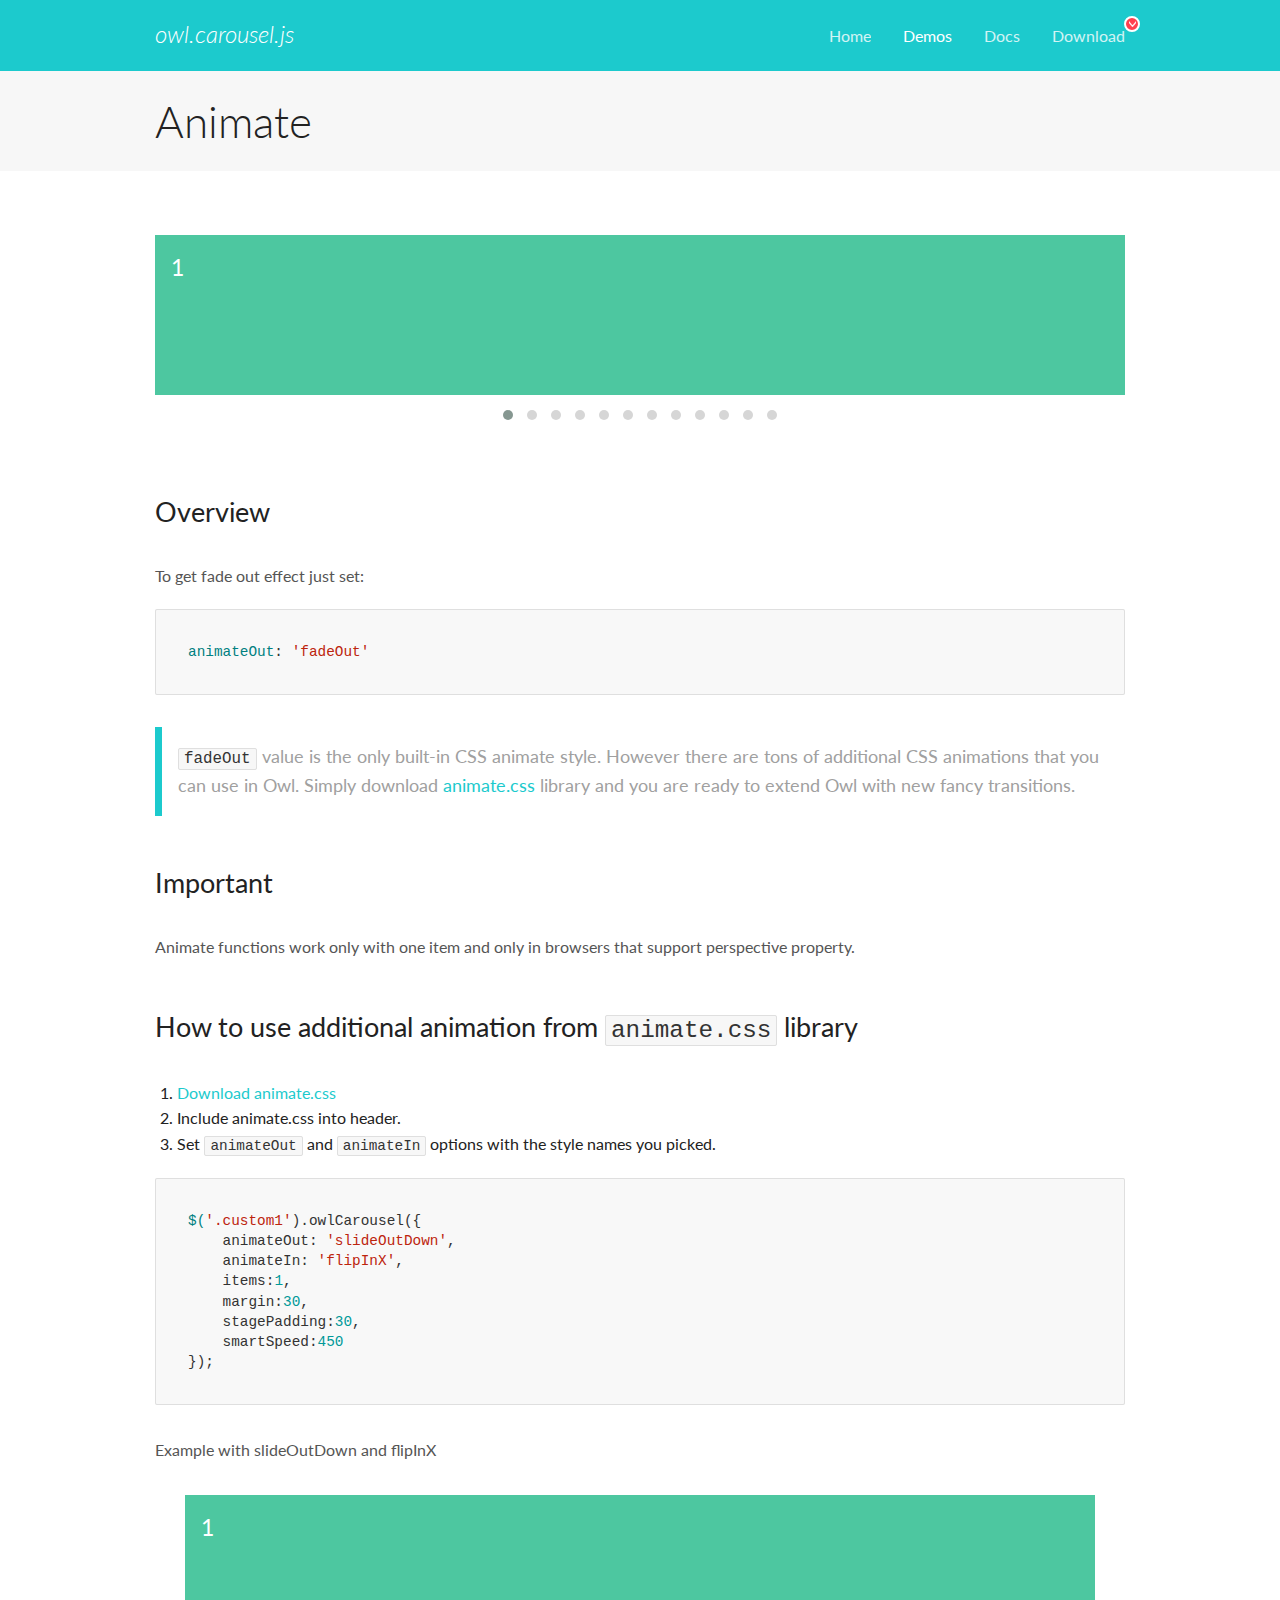
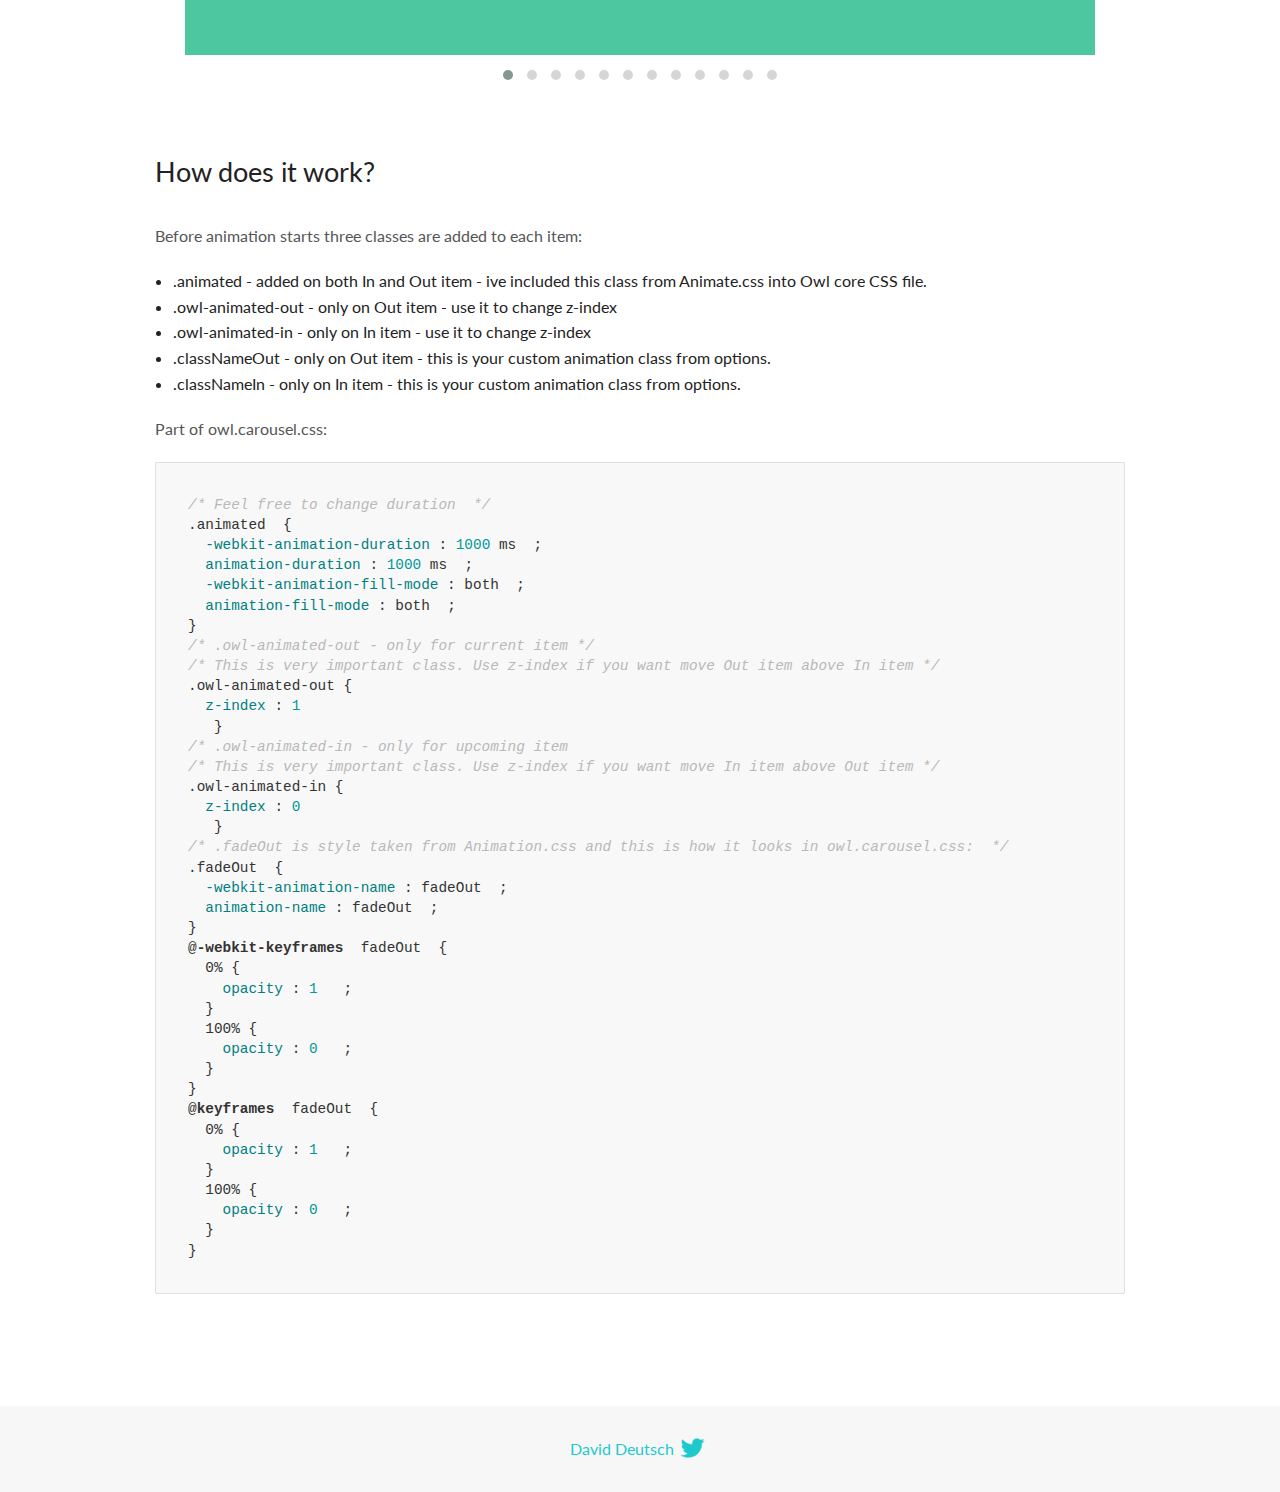
<file: OwlCarousel2-2.3.4/docs/demos/animate.html>
<!DOCTYPE html>
<html lang="en">
  <head>

    <!-- head -->
    <meta charset="utf-8">
    <meta name="msapplication-tap-highlight" content="no" />
    <meta name="viewport" content="width=device-width, initial-scale=1.0" />
    <meta name="description" content="Animate carousel">
    <meta name="author" content="David Deutsch">
    <title>
      Animate Demo | Owl Carousel | 2.3.4
    </title>

    <!-- Stylesheets -->
    <link href='https://fonts.googleapis.com/css?family=Lato:300,400,700,400italic,300italic' rel='stylesheet' type='text/css'>
    <link rel="stylesheet" href="../assets/css/docs.theme.min.css">

    <!-- Owl Stylesheets -->
    <link rel="stylesheet" href="../assets/owlcarousel/assets/owl.carousel.min.css">
    <link rel="stylesheet" href="../assets/owlcarousel/assets/owl.theme.default.min.css">

    <!-- HTML5 shim and Respond.js IE8 support of HTML5 elements and media queries -->

    <!--[if lt IE 9]>
      <script src="https://oss.maxcdn.com/libs/html5shiv/3.7.0/html5shiv.js"></script>
      <script src="https://oss.maxcdn.com/libs/respond.js/1.3.0/respond.min.js"></script>
    <![endif]-->

    <!-- Favicons -->
    <link rel="apple-touch-icon-precomposed" sizes="144x144" href="../assets/ico/apple-touch-icon-144-precomposed.png">
    <link rel="shortcut icon" href="../assets/ico/favicon.png">
    <link rel="shortcut icon" href="favicon.ico">

    <!-- Yeah i know js should not be in header. Its required for demos.-->

    <!-- javascript -->
    <script src="../assets/vendors/jquery.min.js"></script>
    <script src="../assets/owlcarousel/owl.carousel.js"></script>
  </head>
  <body>

    <!-- header -->
    <header class="header">
      <div class="row">
        <div class="large-12 columns">
          <div class="brand left">
            <h3>
              <a href="/OwlCarousel2/">owl.carousel.js</a> 
            </h3>
          </div>
          <a id="toggle-nav" class="right">
            <span></span> <span></span> <span></span> 
          </a> 
          <div class="nav-bar">
            <ul class="clearfix">
              <li> <a href="/OwlCarousel2/index.html">Home</a>  </li>
              <li class="active">
                <a href="/OwlCarousel2/demos/demos.html">Demos</a> 
              </li>
              <li> <a href="/OwlCarousel2/docs/started-welcome.html">Docs</a>  </li>
              <li>
                <a href="https://github.com/OwlCarousel2/OwlCarousel2/archive/2.3.4.zip">Download</a> 
                <span class="download"></span> 
              </li>
            </ul>
          </div>
        </div>
      </div>
    </header>

    <!-- title -->
    <section class="title">
      <div class="row">
        <div class="large-12 columns">
          <h1>Animate</h1>
        </div>
      </div>
    </section>

    <!--  Demos -->
    <section id="demos">
      <div class="row">
        <div class="large-12 columns">
          <div class="fadeOut owl-carousel owl-theme">
            <div class="item">
              <h4>1</h4>
            </div>
            <div class="item">
              <h4>2</h4>
            </div>
            <div class="item">
              <h4>3</h4>
            </div>
            <div class="item">
              <h4>4</h4>
            </div>
            <div class="item">
              <h4>5</h4>
            </div>
            <div class="item">
              <h4>6</h4>
            </div>
            <div class="item">
              <h4>7</h4>
            </div>
            <div class="item">
              <h4>8</h4>
            </div>
            <div class="item">
              <h4>9</h4>
            </div>
            <div class="item">
              <h4>10</h4>
            </div>
            <div class="item">
              <h4>11</h4>
            </div>
            <div class="item">
              <h4>12</h4>
            </div>
          </div>
          <h3 id="overview">Overview</h3>
          <p>To get fade out effect just set:</p>
          <pre><code>animateOut: &#39;fadeOut&#39;</code></pre>
          <blockquote>
            <p><code>fadeOut</code> value is the only built-in CSS animate style. However there are tons of additional CSS animations that you can use in Owl. Simply download
              <a href="https://daneden.github.io/animate.css/">animate.css</a>  library and you are ready to extend Owl with new fancy transitions.</p>
          </blockquote>
          <h3 id="important">Important</h3>
          <p>Animate functions work only with one item and only in browsers that support perspective property.</p>
          <h3 id="how-to-use-additional-animation-from-animate-css-library">How to use additional animation from <code>animate.css</code> library</h3>
          <ol>
            <li> <a href="https://daneden.github.io/animate.css/">Download animate.css</a>  </li>
            <li>Include animate.css into header.</li>
            <li>Set <code>animateOut</code> and <code>animateIn</code> options with the style names you picked.</li>
          </ol>
          <pre><code>$(&#39;.custom1&#39;).owlCarousel({
    animateOut: &#39;slideOutDown&#39;,
    animateIn: &#39;flipInX&#39;,
    items:1,
    margin:30,
    stagePadding:30,
    smartSpeed:450
});</code></pre>
          <p>Example with slideOutDown and flipInX</p>
          <div class="custom1 owl-carousel owl-theme">
            <div class="item">
              <h4>1</h4>
            </div>
            <div class="item">
              <h4>2</h4>
            </div>
            <div class="item">
              <h4>3</h4>
            </div>
            <div class="item">
              <h4>4</h4>
            </div>
            <div class="item">
              <h4>5</h4>
            </div>
            <div class="item">
              <h4>6</h4>
            </div>
            <div class="item">
              <h4>7</h4>
            </div>
            <div class="item">
              <h4>8</h4>
            </div>
            <div class="item">
              <h4>9</h4>
            </div>
            <div class="item">
              <h4>10</h4>
            </div>
            <div class="item">
              <h4>11</h4>
            </div>
            <div class="item">
              <h4>12</h4>
            </div>
          </div>
          <h3 id="how-does-it-work-">How does it work?</h3>
          <p>Before animation starts three classes are added to each item:</p>
          <ul>
            <li>.animated - added on both In and Out item - ive included this class from Animate.css into Owl core CSS file.</li>
            <li>.owl-animated-out - only on Out item - use it to change z-index</li>
            <li>.owl-animated-in - only on In item - use it to change z-index</li>
            <li>.classNameOut - only on Out item - this is your custom animation class from options.</li>
            <li>.classNameIn - only on In item - this is your custom animation class from options.</li>
          </ul>
          <p>Part of owl.carousel.css:</p>
          <pre><code class="language-css"><span class="comment">/* Feel free to change duration  */</span> 
<span class="class">.animated</span>  <span class="rules">{
  <span class="rule"><span class="attribute">-webkit-animation-duration</span> :<span class="value"> <span class="number">1000</span> ms</span> </span> ;
  <span class="rule"><span class="attribute">animation-duration</span> :<span class="value"> <span class="number">1000</span> ms</span> </span> ;
  <span class="rule"><span class="attribute">-webkit-animation-fill-mode</span> :<span class="value"> both</span> </span> ;
  <span class="rule"><span class="attribute">animation-fill-mode</span> :<span class="value"> both</span> </span> ;
<span class="rule">}</span> </span> 
<span class="comment">/* .owl-animated-out - only for current item */</span> 
<span class="comment">/* This is very important class. Use z-index if you want move Out item above In item */</span> 
<span class="class">.owl-animated-out</span> <span class="rules">{
  <span class="rule"><span class="attribute">z-index</span> :<span class="value"> <span class="number">1</span> 
</span> </span> </span> }
<span class="comment">/* .owl-animated-in - only for upcoming item
/* This is very important class. Use z-index if you want move In item above Out item */</span> 
<span class="class">.owl-animated-in</span> <span class="rules">{
  <span class="rule"><span class="attribute">z-index</span> :<span class="value"> <span class="number">0</span> 
</span> </span> </span> }
<span class="comment">/* .fadeOut is style taken from Animation.css and this is how it looks in owl.carousel.css:  */</span> 
<span class="class">.fadeOut</span>  <span class="rules">{
  <span class="rule"><span class="attribute">-webkit-animation-name</span> :<span class="value"> fadeOut</span> </span> ;
  <span class="rule"><span class="attribute">animation-name</span> :<span class="value"> fadeOut</span> </span> ;
<span class="rule">}</span> </span> 
<span class="at_rule">@<span class="keyword">-webkit-keyframes</span>  fadeOut </span> {
  0% <span class="rules">{
    <span class="rule"><span class="attribute">opacity</span> :<span class="value"> <span class="number">1</span> </span> </span> ;
  <span class="rule">}</span> </span> 
  100% <span class="rules">{
    <span class="rule"><span class="attribute">opacity</span> :<span class="value"> <span class="number">0</span> </span> </span> ;
  <span class="rule">}</span> </span> 
}
<span class="at_rule">@<span class="keyword">keyframes</span>  fadeOut </span> {
  0% <span class="rules">{
    <span class="rule"><span class="attribute">opacity</span> :<span class="value"> <span class="number">1</span> </span> </span> ;
  <span class="rule">}</span> </span> 
  100% <span class="rules">{
    <span class="rule"><span class="attribute">opacity</span> :<span class="value"> <span class="number">0</span> </span> </span> ;
  <span class="rule">}</span> </span> 
}</code></pre>
          <link rel="stylesheet" href="../assets/css/animate.css">
          <script>
            jQuery(document).ready(function($) {
              $('.fadeOut').owlCarousel({
                items: 1,
                animateOut: 'fadeOut',
                loop: true,
                margin: 10,
              });
              $('.custom1').owlCarousel({
                animateOut: 'slideOutDown',
                animateIn: 'flipInX',
                items: 1,
                margin: 30,
                stagePadding: 30,
                smartSpeed: 450
              });
            });
          </script>
        </div>
      </div>
    </section>

    <!-- footer -->
    <footer class="footer">
      <div class="row">
        <div class="large-12 columns">
          <h5>
            <a href="/OwlCarousel2/docs/support-contact.html">David Deutsch</a> 
            <a id="custom-tweet-button" href="https://twitter.com/share?url=https://github.com/OwlCarousel2/OwlCarousel2&text=Owl Carousel - This is so awesome! " target="_blank"></a> 
          </h5>
        </div>
      </div>
    </footer>

    <!-- vendors -->
    <script src="../assets/vendors/highlight.js"></script>
    <script src="../assets/js/app.js"></script>
  </body>
</html>
</file>
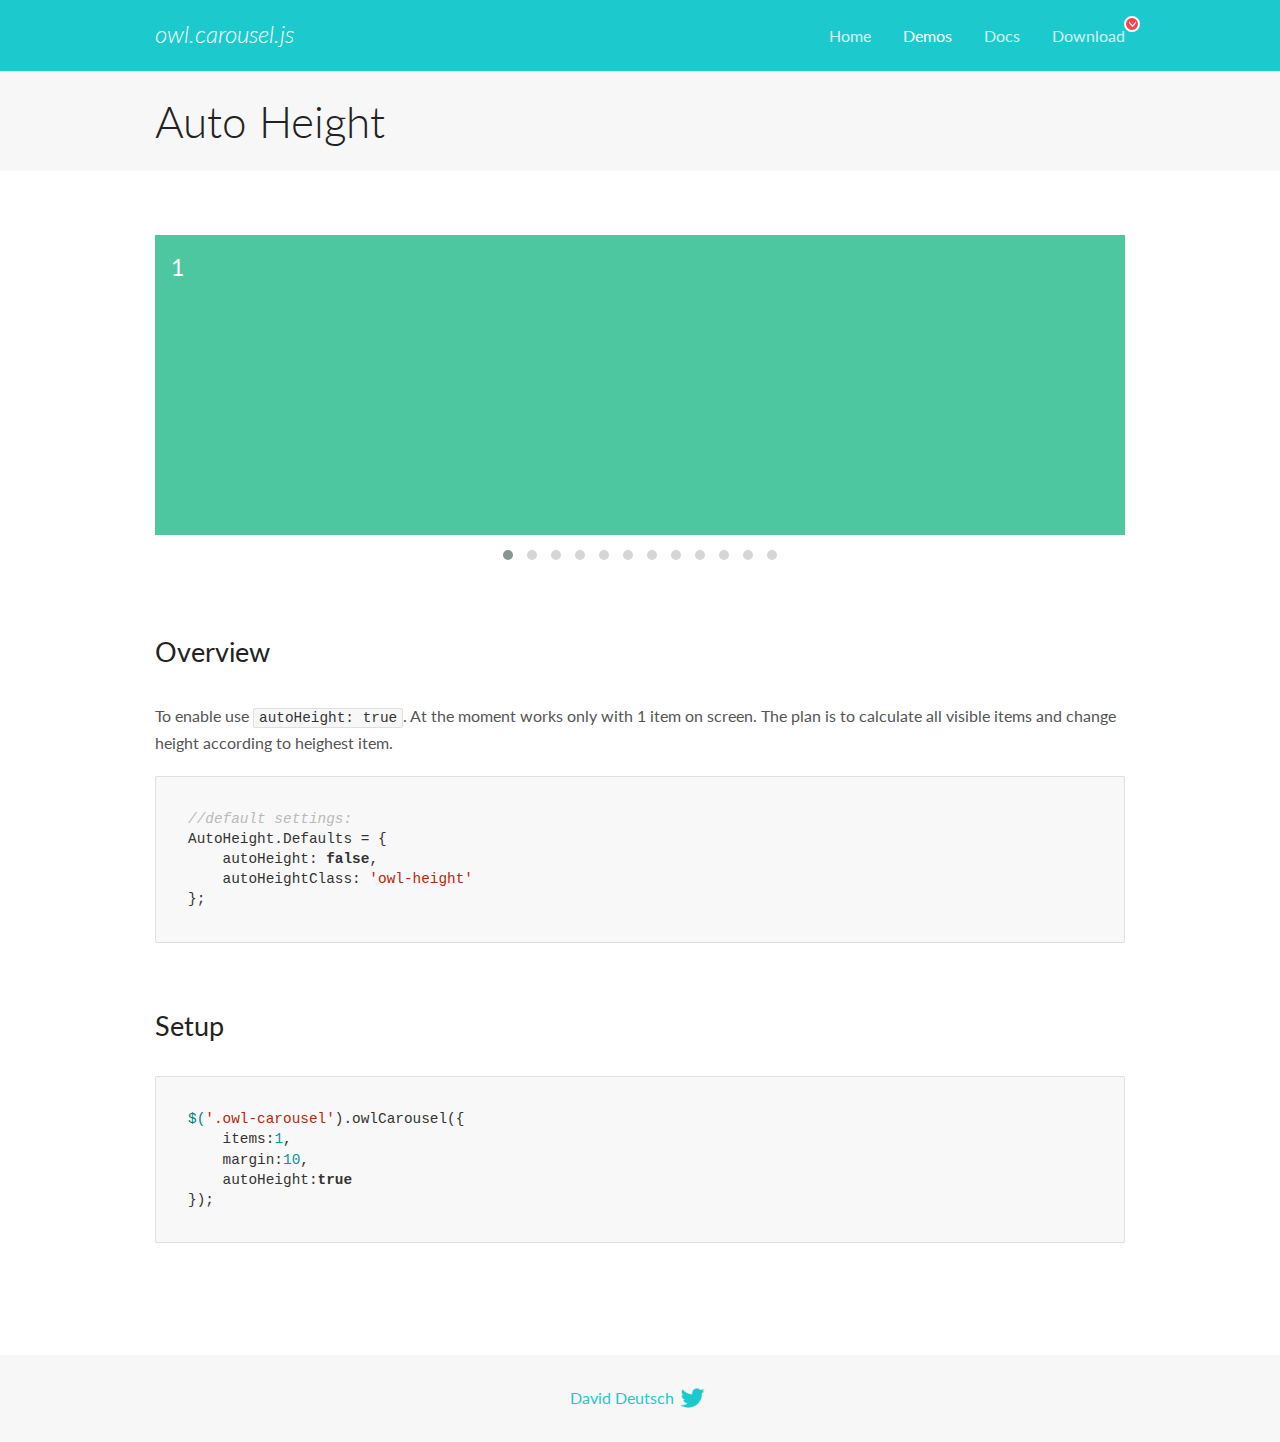
<file: OwlCarousel2-2.3.4/docs/demos/autoheight.html>
<!DOCTYPE html>
<html lang="en">
  <head>

    <!-- head -->
    <meta charset="utf-8">
    <meta name="msapplication-tap-highlight" content="no" />
    <meta name="viewport" content="width=device-width, initial-scale=1.0" />
    <meta name="description" content="autoHeight usage demo">
    <meta name="author" content="David Deutsch">
    <title>
      Auto Height Demo | Owl Carousel | 2.3.4
    </title>

    <!-- Stylesheets -->
    <link href='https://fonts.googleapis.com/css?family=Lato:300,400,700,400italic,300italic' rel='stylesheet' type='text/css'>
    <link rel="stylesheet" href="../assets/css/docs.theme.min.css">

    <!-- Owl Stylesheets -->
    <link rel="stylesheet" href="../assets/owlcarousel/assets/owl.carousel.min.css">
    <link rel="stylesheet" href="../assets/owlcarousel/assets/owl.theme.default.min.css">

    <!-- HTML5 shim and Respond.js IE8 support of HTML5 elements and media queries -->

    <!--[if lt IE 9]>
      <script src="https://oss.maxcdn.com/libs/html5shiv/3.7.0/html5shiv.js"></script>
      <script src="https://oss.maxcdn.com/libs/respond.js/1.3.0/respond.min.js"></script>
    <![endif]-->

    <!-- Favicons -->
    <link rel="apple-touch-icon-precomposed" sizes="144x144" href="../assets/ico/apple-touch-icon-144-precomposed.png">
    <link rel="shortcut icon" href="../assets/ico/favicon.png">
    <link rel="shortcut icon" href="favicon.ico">

    <!-- Yeah i know js should not be in header. Its required for demos.-->

    <!-- javascript -->
    <script src="../assets/vendors/jquery.min.js"></script>
    <script src="../assets/owlcarousel/owl.carousel.js"></script>
  </head>
  <body>

    <!-- header -->
    <header class="header">
      <div class="row">
        <div class="large-12 columns">
          <div class="brand left">
            <h3>
              <a href="/OwlCarousel2/">owl.carousel.js</a> 
            </h3>
          </div>
          <a id="toggle-nav" class="right">
            <span></span> <span></span> <span></span> 
          </a> 
          <div class="nav-bar">
            <ul class="clearfix">
              <li> <a href="/OwlCarousel2/index.html">Home</a>  </li>
              <li class="active">
                <a href="/OwlCarousel2/demos/demos.html">Demos</a> 
              </li>
              <li> <a href="/OwlCarousel2/docs/started-welcome.html">Docs</a>  </li>
              <li>
                <a href="https://github.com/OwlCarousel2/OwlCarousel2/archive/2.3.4.zip">Download</a> 
                <span class="download"></span> 
              </li>
            </ul>
          </div>
        </div>
      </div>
    </header>

    <!-- title -->
    <section class="title">
      <div class="row">
        <div class="large-12 columns">
          <h1>Auto Height</h1>
        </div>
      </div>
    </section>

    <!--  Demos -->
    <section id="demos">
      <div class="row">
        <div class="large-12 columns">
          <div class="owl-carousel owl-theme">
            <div class="item" style="height:300px">
              <h4>1</h4>
            </div>
            <div class="item" style="height:100px">
              <h4>2</h4>
            </div>
            <div class="item" style="height:500px">
              <h4>3</h4>
            </div>
            <div class="item" style="height:250px">
              <h4>4</h4>
            </div>
            <div class="item" style="height:400px">
              <h4>5</h4>
            </div>
            <div class="item" style="height:500px">
              <h4>6</h4>
            </div>
            <div class="item" style="height:600px">
              <h4>7</h4>
            </div>
            <div class="item" style="height:400px">
              <h4>8</h4>
            </div>
            <div class="item" style="height:300px">
              <h4>9</h4>
            </div>
            <div class="item" style="height:350px">
              <h4>10</h4>
            </div>
            <div class="item" style="height:200px">
              <h4>11</h4>
            </div>
            <div class="item" style="height:150px">
              <h4>12</h4>
            </div>
          </div>
          <h3 id="overview">Overview</h3>
          <p>To enable use <code>autoHeight: true</code>. At the moment works only with 1 item on screen. The plan is to calculate all visible items and change height according to heighest item.</p>
          <pre><code>//default settings:
AutoHeight.Defaults = {
    autoHeight: false,
    autoHeightClass: &#39;owl-height&#39;
};</code></pre>
          <h3 id="setup">Setup</h3>
          <pre><code>$(&#39;.owl-carousel&#39;).owlCarousel({
    items:1,
    margin:10,
    autoHeight:true
});</code></pre>
          <script>
            $(document).ready(function() {
              $('.owl-carousel').owlCarousel({
                items: 1,
                margin: 10,
                autoHeight: true
              });
            })
          </script>
        </div>
      </div>
    </section>

    <!-- footer -->
    <footer class="footer">
      <div class="row">
        <div class="large-12 columns">
          <h5>
            <a href="/OwlCarousel2/docs/support-contact.html">David Deutsch</a> 
            <a id="custom-tweet-button" href="https://twitter.com/share?url=https://github.com/OwlCarousel2/OwlCarousel2&text=Owl Carousel - This is so awesome! " target="_blank"></a> 
          </h5>
        </div>
      </div>
    </footer>

    <!-- vendors -->
    <script src="../assets/vendors/highlight.js"></script>
    <script src="../assets/js/app.js"></script>
  </body>
</html>
</file>
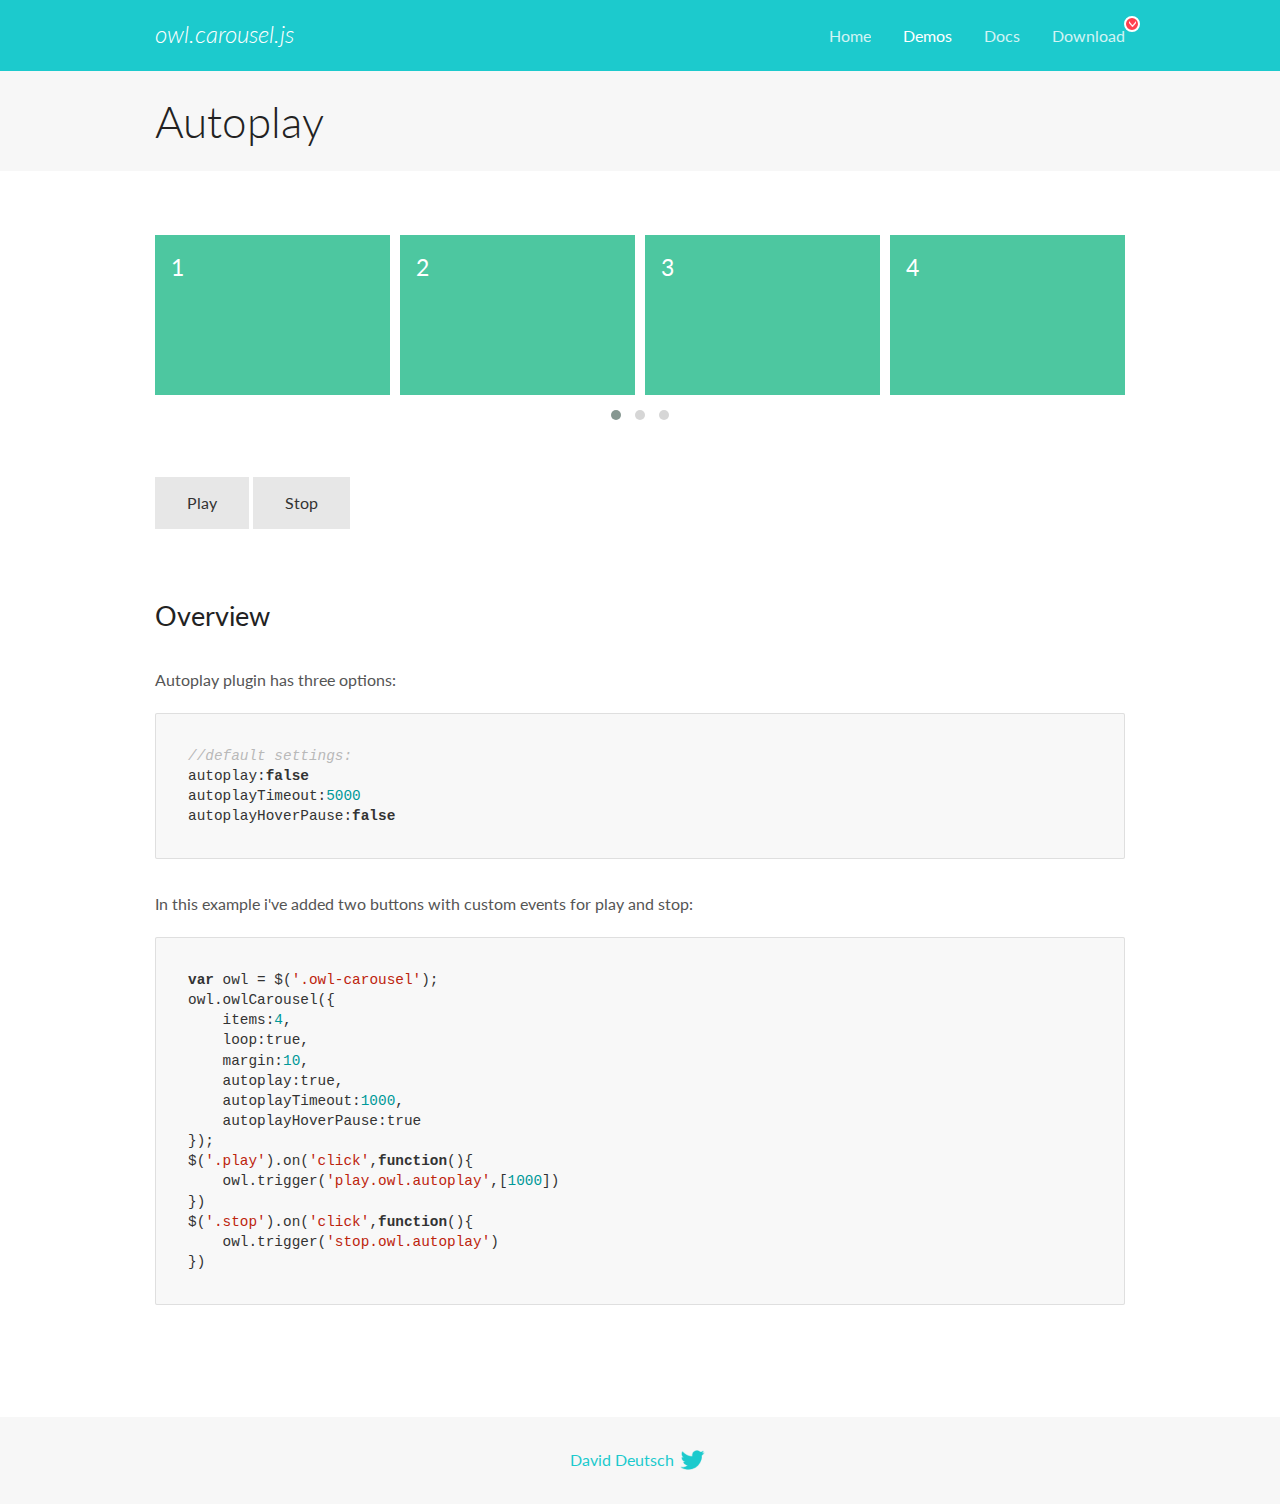
<file: OwlCarousel2-2.3.4/docs/demos/autoplay.html>
<!DOCTYPE html>
<html lang="en">
  <head>

    <!-- head -->
    <meta charset="utf-8">
    <meta name="msapplication-tap-highlight" content="no" />
    <meta name="viewport" content="width=device-width, initial-scale=1.0" />
    <meta name="description" content="Autoplay usage demo">
    <meta name="author" content="David Deutsch">
    <title>
      Autoplay Demo | Owl Carousel | 2.3.4
    </title>

    <!-- Stylesheets -->
    <link href='https://fonts.googleapis.com/css?family=Lato:300,400,700,400italic,300italic' rel='stylesheet' type='text/css'>
    <link rel="stylesheet" href="../assets/css/docs.theme.min.css">

    <!-- Owl Stylesheets -->
    <link rel="stylesheet" href="../assets/owlcarousel/assets/owl.carousel.min.css">
    <link rel="stylesheet" href="../assets/owlcarousel/assets/owl.theme.default.min.css">

    <!-- HTML5 shim and Respond.js IE8 support of HTML5 elements and media queries -->

    <!--[if lt IE 9]>
      <script src="https://oss.maxcdn.com/libs/html5shiv/3.7.0/html5shiv.js"></script>
      <script src="https://oss.maxcdn.com/libs/respond.js/1.3.0/respond.min.js"></script>
    <![endif]-->

    <!-- Favicons -->
    <link rel="apple-touch-icon-precomposed" sizes="144x144" href="../assets/ico/apple-touch-icon-144-precomposed.png">
    <link rel="shortcut icon" href="../assets/ico/favicon.png">
    <link rel="shortcut icon" href="favicon.ico">

    <!-- Yeah i know js should not be in header. Its required for demos.-->

    <!-- javascript -->
    <script src="../assets/vendors/jquery.min.js"></script>
    <script src="../assets/owlcarousel/owl.carousel.js"></script>
  </head>
  <body>

    <!-- header -->
    <header class="header">
      <div class="row">
        <div class="large-12 columns">
          <div class="brand left">
            <h3>
              <a href="/OwlCarousel2/">owl.carousel.js</a> 
            </h3>
          </div>
          <a id="toggle-nav" class="right">
            <span></span> <span></span> <span></span> 
          </a> 
          <div class="nav-bar">
            <ul class="clearfix">
              <li> <a href="/OwlCarousel2/index.html">Home</a>  </li>
              <li class="active">
                <a href="/OwlCarousel2/demos/demos.html">Demos</a> 
              </li>
              <li> <a href="/OwlCarousel2/docs/started-welcome.html">Docs</a>  </li>
              <li>
                <a href="https://github.com/OwlCarousel2/OwlCarousel2/archive/2.3.4.zip">Download</a> 
                <span class="download"></span> 
              </li>
            </ul>
          </div>
        </div>
      </div>
    </header>

    <!-- title -->
    <section class="title">
      <div class="row">
        <div class="large-12 columns">
          <h1>Autoplay</h1>
        </div>
      </div>
    </section>

    <!--  Demos -->
    <section id="demos">
      <div class="row">
        <div class="large-12 columns">
          <div class="owl-carousel owl-theme">
            <div class="item">
              <h4>1</h4>
            </div>
            <div class="item">
              <h4>2</h4>
            </div>
            <div class="item">
              <h4>3</h4>
            </div>
            <div class="item">
              <h4>4</h4>
            </div>
            <div class="item">
              <h4>5</h4>
            </div>
            <div class="item">
              <h4>6</h4>
            </div>
            <div class="item">
              <h4>7</h4>
            </div>
            <div class="item">
              <h4>8</h4>
            </div>
            <div class="item">
              <h4>9</h4>
            </div>
            <div class="item">
              <h4>10</h4>
            </div>
            <div class="item">
              <h4>11</h4>
            </div>
            <div class="item">
              <h4>12</h4>
            </div>
          </div>
          <a class="button secondary play">Play</a> 
          <a class="button secondary stop">Stop</a> 
          <h3 id="overview">Overview</h3>
          <p>Autoplay plugin has three options:</p>
          <pre><code>//default settings:
autoplay:false
autoplayTimeout:5000
autoplayHoverPause:false</code></pre>
          <p>In this example i&#39;ve added two buttons with custom events for play and stop:</p>
          <pre><code>var owl = $(&#39;.owl-carousel&#39;);
owl.owlCarousel({
    items:4,
    loop:true,
    margin:10,
    autoplay:true,
    autoplayTimeout:1000,
    autoplayHoverPause:true
});
$(&#39;.play&#39;).on(&#39;click&#39;,function(){
    owl.trigger(&#39;play.owl.autoplay&#39;,[1000])
})
$(&#39;.stop&#39;).on(&#39;click&#39;,function(){
    owl.trigger(&#39;stop.owl.autoplay&#39;)
})</code></pre>
          <script>
            $(document).ready(function() {
              var owl = $('.owl-carousel');
              owl.owlCarousel({
                items: 4,
                loop: true,
                margin: 10,
                autoplay: true,
                autoplayTimeout: 1000,
                autoplayHoverPause: true
              });
              $('.play').on('click', function() {
                owl.trigger('play.owl.autoplay', [1000])
              })
              $('.stop').on('click', function() {
                owl.trigger('stop.owl.autoplay')
              })
            })
          </script>
        </div>
      </div>
    </section>

    <!-- footer -->
    <footer class="footer">
      <div class="row">
        <div class="large-12 columns">
          <h5>
            <a href="/OwlCarousel2/docs/support-contact.html">David Deutsch</a> 
            <a id="custom-tweet-button" href="https://twitter.com/share?url=https://github.com/OwlCarousel2/OwlCarousel2&text=Owl Carousel - This is so awesome! " target="_blank"></a> 
          </h5>
        </div>
      </div>
    </footer>

    <!-- vendors -->
    <script src="../assets/vendors/highlight.js"></script>
    <script src="../assets/js/app.js"></script>
  </body>
</html>
</file>
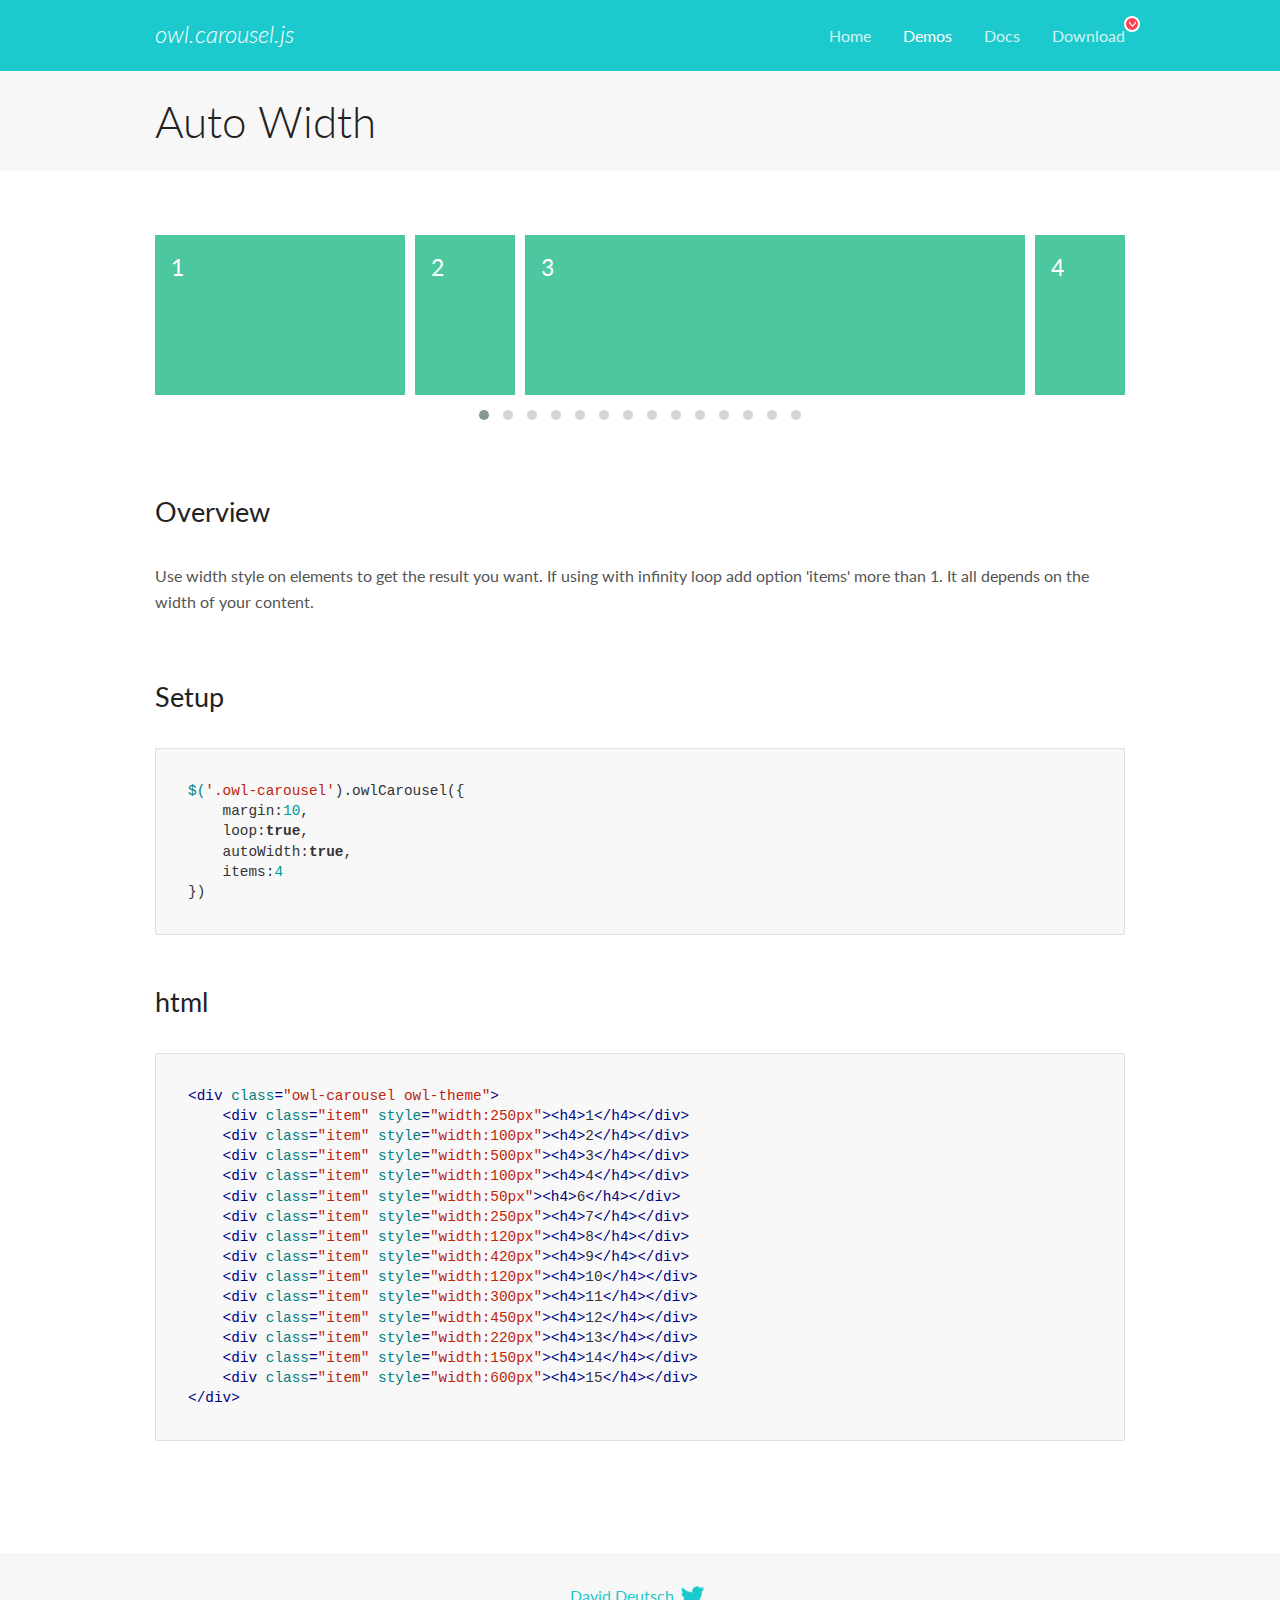
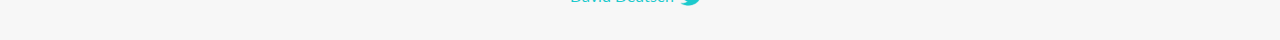
<file: OwlCarousel2-2.3.4/docs/demos/autowidth.html>
<!DOCTYPE html>
<html lang="en">
  <head>

    <!-- head -->
    <meta charset="utf-8">
    <meta name="msapplication-tap-highlight" content="no" />
    <meta name="viewport" content="width=device-width, initial-scale=1.0" />
    <meta name="description" content="Auto Width">
    <meta name="author" content="David Deutsch">
    <title>
      Auto Width Demo | Owl Carousel | 2.3.4
    </title>

    <!-- Stylesheets -->
    <link href='https://fonts.googleapis.com/css?family=Lato:300,400,700,400italic,300italic' rel='stylesheet' type='text/css'>
    <link rel="stylesheet" href="../assets/css/docs.theme.min.css">

    <!-- Owl Stylesheets -->
    <link rel="stylesheet" href="../assets/owlcarousel/assets/owl.carousel.min.css">
    <link rel="stylesheet" href="../assets/owlcarousel/assets/owl.theme.default.min.css">

    <!-- HTML5 shim and Respond.js IE8 support of HTML5 elements and media queries -->

    <!--[if lt IE 9]>
      <script src="https://oss.maxcdn.com/libs/html5shiv/3.7.0/html5shiv.js"></script>
      <script src="https://oss.maxcdn.com/libs/respond.js/1.3.0/respond.min.js"></script>
    <![endif]-->

    <!-- Favicons -->
    <link rel="apple-touch-icon-precomposed" sizes="144x144" href="../assets/ico/apple-touch-icon-144-precomposed.png">
    <link rel="shortcut icon" href="../assets/ico/favicon.png">
    <link rel="shortcut icon" href="favicon.ico">

    <!-- Yeah i know js should not be in header. Its required for demos.-->

    <!-- javascript -->
    <script src="../assets/vendors/jquery.min.js"></script>
    <script src="../assets/owlcarousel/owl.carousel.js"></script>
  </head>
  <body>

    <!-- header -->
    <header class="header">
      <div class="row">
        <div class="large-12 columns">
          <div class="brand left">
            <h3>
              <a href="/OwlCarousel2/">owl.carousel.js</a> 
            </h3>
          </div>
          <a id="toggle-nav" class="right">
            <span></span> <span></span> <span></span> 
          </a> 
          <div class="nav-bar">
            <ul class="clearfix">
              <li> <a href="/OwlCarousel2/index.html">Home</a>  </li>
              <li class="active">
                <a href="/OwlCarousel2/demos/demos.html">Demos</a> 
              </li>
              <li> <a href="/OwlCarousel2/docs/started-welcome.html">Docs</a>  </li>
              <li>
                <a href="https://github.com/OwlCarousel2/OwlCarousel2/archive/2.3.4.zip">Download</a> 
                <span class="download"></span> 
              </li>
            </ul>
          </div>
        </div>
      </div>
    </header>

    <!-- title -->
    <section class="title">
      <div class="row">
        <div class="large-12 columns">
          <h1>Auto Width</h1>
        </div>
      </div>
    </section>

    <!--  Demos -->
    <section id="demos">
      <div class="row">
        <div class="large-12 columns">
          <div class="owl-carousel owl-theme">
            <div class="item" style="width:250px">
              <h4>1</h4>
            </div>
            <div class="item" style="width:100px">
              <h4>2</h4>
            </div>
            <div class="item" style="width:500px">
              <h4>3</h4>
            </div>
            <div class="item" style="width:100px">
              <h4>4</h4>
            </div>
            <div class="item" style="width:50px">
              <h4>6</h4>
            </div>
            <div class="item" style="width:250px">
              <h4>7</h4>
            </div>
            <div class="item" style="width:120px">
              <h4>8</h4>
            </div>
            <div class="item" style="width:420px">
              <h4>9</h4>
            </div>
            <div class="item" style="width:120px">
              <h4>10</h4>
            </div>
            <div class="item" style="width:300px">
              <h4>11</h4>
            </div>
            <div class="item" style="width:450px">
              <h4>12</h4>
            </div>
            <div class="item" style="width:220px">
              <h4>13</h4>
            </div>
            <div class="item" style="width:150px">
              <h4>14</h4>
            </div>
            <div class="item" style="width:600px">
              <h4>15</h4>
            </div>
          </div>
          <h3 id="overview">Overview</h3>
          <p>Use width style on elements to get the result you want. If using with infinity loop add option &#39;items&#39; more than 1. It all depends on the width of your content.</p>
          <h3 id="setup">Setup</h3>
          <pre><code>$(&#39;.owl-carousel&#39;).owlCarousel({
    margin:10,
    loop:true,
    autoWidth:true,
    items:4
})</code></pre>
          <h3 id="html">html</h3>
          <pre><code>&lt;div class=&quot;owl-carousel owl-theme&quot;&gt;
    &lt;div class=&quot;item&quot; style=&quot;width:250px&quot;&gt;&lt;h4&gt;1&lt;/h4&gt;&lt;/div&gt;
    &lt;div class=&quot;item&quot; style=&quot;width:100px&quot;&gt;&lt;h4&gt;2&lt;/h4&gt;&lt;/div&gt;
    &lt;div class=&quot;item&quot; style=&quot;width:500px&quot;&gt;&lt;h4&gt;3&lt;/h4&gt;&lt;/div&gt;
    &lt;div class=&quot;item&quot; style=&quot;width:100px&quot;&gt;&lt;h4&gt;4&lt;/h4&gt;&lt;/div&gt;
    &lt;div class=&quot;item&quot; style=&quot;width:50px&quot;&gt;&lt;h4&gt;6&lt;/h4&gt;&lt;/div&gt;
    &lt;div class=&quot;item&quot; style=&quot;width:250px&quot;&gt;&lt;h4&gt;7&lt;/h4&gt;&lt;/div&gt;
    &lt;div class=&quot;item&quot; style=&quot;width:120px&quot;&gt;&lt;h4&gt;8&lt;/h4&gt;&lt;/div&gt;
    &lt;div class=&quot;item&quot; style=&quot;width:420px&quot;&gt;&lt;h4&gt;9&lt;/h4&gt;&lt;/div&gt;
    &lt;div class=&quot;item&quot; style=&quot;width:120px&quot;&gt;&lt;h4&gt;10&lt;/h4&gt;&lt;/div&gt;
    &lt;div class=&quot;item&quot; style=&quot;width:300px&quot;&gt;&lt;h4&gt;11&lt;/h4&gt;&lt;/div&gt;
    &lt;div class=&quot;item&quot; style=&quot;width:450px&quot;&gt;&lt;h4&gt;12&lt;/h4&gt;&lt;/div&gt;
    &lt;div class=&quot;item&quot; style=&quot;width:220px&quot;&gt;&lt;h4&gt;13&lt;/h4&gt;&lt;/div&gt;
    &lt;div class=&quot;item&quot; style=&quot;width:150px&quot;&gt;&lt;h4&gt;14&lt;/h4&gt;&lt;/div&gt;
    &lt;div class=&quot;item&quot; style=&quot;width:600px&quot;&gt;&lt;h4&gt;15&lt;/h4&gt;&lt;/div&gt;
&lt;/div&gt;</code></pre>
          <script>
            $(document).ready(function() {
              $('.owl-carousel').owlCarousel({
                margin: 10,
                loop: true,
                autoWidth: true,
                items: 4
              })
            })
          </script>
        </div>
      </div>
    </section>

    <!-- footer -->
    <footer class="footer">
      <div class="row">
        <div class="large-12 columns">
          <h5>
            <a href="/OwlCarousel2/docs/support-contact.html">David Deutsch</a> 
            <a id="custom-tweet-button" href="https://twitter.com/share?url=https://github.com/OwlCarousel2/OwlCarousel2&text=Owl Carousel - This is so awesome! " target="_blank"></a> 
          </h5>
        </div>
      </div>
    </footer>

    <!-- vendors -->
    <script src="../assets/vendors/highlight.js"></script>
    <script src="../assets/js/app.js"></script>
  </body>
</html>
</file>
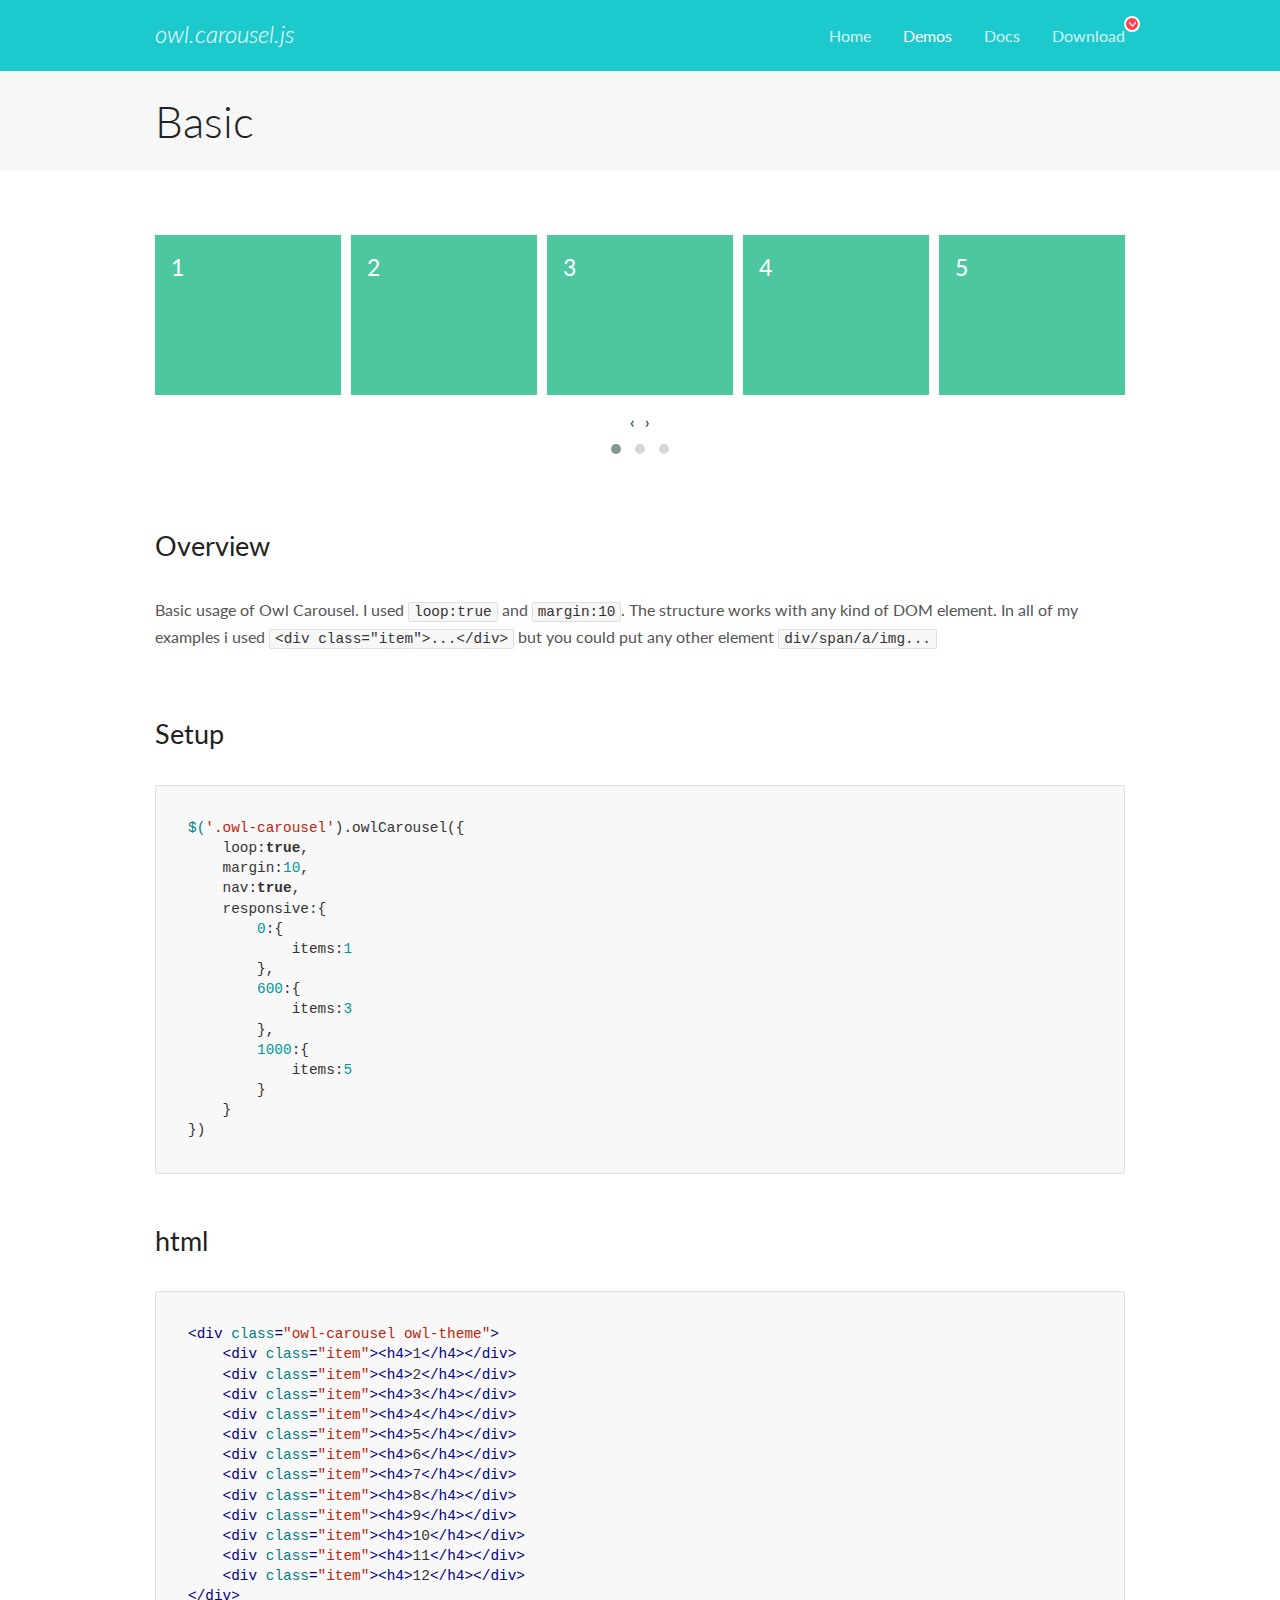
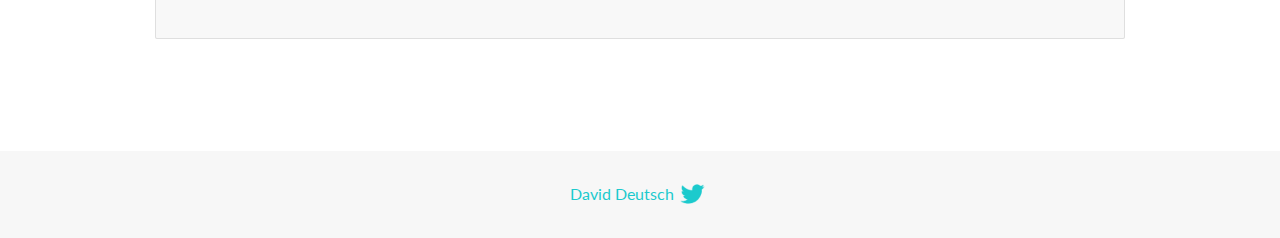
<file: OwlCarousel2-2.3.4/docs/demos/basic.html>
<!DOCTYPE html>
<html lang="en">
  <head>

    <!-- head -->
    <meta charset="utf-8">
    <meta name="msapplication-tap-highlight" content="no" />
    <meta name="viewport" content="width=device-width, initial-scale=1.0" />
    <meta name="description" content="Basic usage demo">
    <meta name="author" content="David Deutsch">
    <title>
      Basic Demo | Owl Carousel | 2.3.4
    </title>

    <!-- Stylesheets -->
    <link href='https://fonts.googleapis.com/css?family=Lato:300,400,700,400italic,300italic' rel='stylesheet' type='text/css'>
    <link rel="stylesheet" href="../assets/css/docs.theme.min.css">

    <!-- Owl Stylesheets -->
    <link rel="stylesheet" href="../assets/owlcarousel/assets/owl.carousel.min.css">
    <link rel="stylesheet" href="../assets/owlcarousel/assets/owl.theme.default.min.css">

    <!-- HTML5 shim and Respond.js IE8 support of HTML5 elements and media queries -->

    <!--[if lt IE 9]>
      <script src="https://oss.maxcdn.com/libs/html5shiv/3.7.0/html5shiv.js"></script>
      <script src="https://oss.maxcdn.com/libs/respond.js/1.3.0/respond.min.js"></script>
    <![endif]-->

    <!-- Favicons -->
    <link rel="apple-touch-icon-precomposed" sizes="144x144" href="../assets/ico/apple-touch-icon-144-precomposed.png">
    <link rel="shortcut icon" href="../assets/ico/favicon.png">
    <link rel="shortcut icon" href="favicon.ico">

    <!-- Yeah i know js should not be in header. Its required for demos.-->

    <!-- javascript -->
    <script src="../assets/vendors/jquery.min.js"></script>
    <script src="../assets/owlcarousel/owl.carousel.js"></script>
  </head>
  <body>

    <!-- header -->
    <header class="header">
      <div class="row">
        <div class="large-12 columns">
          <div class="brand left">
            <h3>
              <a href="/OwlCarousel2/">owl.carousel.js</a> 
            </h3>
          </div>
          <a id="toggle-nav" class="right">
            <span></span> <span></span> <span></span> 
          </a> 
          <div class="nav-bar">
            <ul class="clearfix">
              <li> <a href="/OwlCarousel2/index.html">Home</a>  </li>
              <li class="active">
                <a href="/OwlCarousel2/demos/demos.html">Demos</a> 
              </li>
              <li> <a href="/OwlCarousel2/docs/started-welcome.html">Docs</a>  </li>
              <li>
                <a href="https://github.com/OwlCarousel2/OwlCarousel2/archive/2.3.4.zip">Download</a> 
                <span class="download"></span> 
              </li>
            </ul>
          </div>
        </div>
      </div>
    </header>

    <!-- title -->
    <section class="title">
      <div class="row">
        <div class="large-12 columns">
          <h1>Basic</h1>
        </div>
      </div>
    </section>

    <!--  Demos -->
    <section id="demos">
      <div class="row">
        <div class="large-12 columns">
          <div class="owl-carousel owl-theme">
            <div class="item">
              <h4>1</h4>
            </div>
            <div class="item">
              <h4>2</h4>
            </div>
            <div class="item">
              <h4>3</h4>
            </div>
            <div class="item">
              <h4>4</h4>
            </div>
            <div class="item">
              <h4>5</h4>
            </div>
            <div class="item">
              <h4>6</h4>
            </div>
            <div class="item">
              <h4>7</h4>
            </div>
            <div class="item">
              <h4>8</h4>
            </div>
            <div class="item">
              <h4>9</h4>
            </div>
            <div class="item">
              <h4>10</h4>
            </div>
            <div class="item">
              <h4>11</h4>
            </div>
            <div class="item">
              <h4>12</h4>
            </div>
          </div>
          <h3 id="overview">Overview</h3>
          <p>Basic usage of Owl Carousel. I used <code>loop:true</code> and <code>margin:10</code>. The structure works with any kind of DOM element. In all of my examples i used <code>&lt;div class=&quot;item&quot;&gt;...&lt;/div&gt;</code> but you could
            put any other element <code>div/span/a/img...</code></p>
          <h3 id="setup">Setup</h3>
          <pre><code>$(&#39;.owl-carousel&#39;).owlCarousel({
    loop:true,
    margin:10,
    nav:true,
    responsive:{
        0:{
            items:1
        },
        600:{
            items:3
        },
        1000:{
            items:5
        }
    }
})</code></pre>
          <h3 id="html">html</h3>
          <pre><code>&lt;div class=&quot;owl-carousel owl-theme&quot;&gt;
    &lt;div class=&quot;item&quot;&gt;&lt;h4&gt;1&lt;/h4&gt;&lt;/div&gt;
    &lt;div class=&quot;item&quot;&gt;&lt;h4&gt;2&lt;/h4&gt;&lt;/div&gt;
    &lt;div class=&quot;item&quot;&gt;&lt;h4&gt;3&lt;/h4&gt;&lt;/div&gt;
    &lt;div class=&quot;item&quot;&gt;&lt;h4&gt;4&lt;/h4&gt;&lt;/div&gt;
    &lt;div class=&quot;item&quot;&gt;&lt;h4&gt;5&lt;/h4&gt;&lt;/div&gt;
    &lt;div class=&quot;item&quot;&gt;&lt;h4&gt;6&lt;/h4&gt;&lt;/div&gt;
    &lt;div class=&quot;item&quot;&gt;&lt;h4&gt;7&lt;/h4&gt;&lt;/div&gt;
    &lt;div class=&quot;item&quot;&gt;&lt;h4&gt;8&lt;/h4&gt;&lt;/div&gt;
    &lt;div class=&quot;item&quot;&gt;&lt;h4&gt;9&lt;/h4&gt;&lt;/div&gt;
    &lt;div class=&quot;item&quot;&gt;&lt;h4&gt;10&lt;/h4&gt;&lt;/div&gt;
    &lt;div class=&quot;item&quot;&gt;&lt;h4&gt;11&lt;/h4&gt;&lt;/div&gt;
    &lt;div class=&quot;item&quot;&gt;&lt;h4&gt;12&lt;/h4&gt;&lt;/div&gt;
&lt;/div&gt;</code></pre>
          <script>
            $(document).ready(function() {
              var owl = $('.owl-carousel');
              owl.owlCarousel({
                margin: 10,
                nav: true,
                loop: true,
                responsive: {
                  0: {
                    items: 1
                  },
                  600: {
                    items: 3
                  },
                  1000: {
                    items: 5
                  }
                }
              })
            })
          </script>
        </div>
      </div>
    </section>

    <!-- footer -->
    <footer class="footer">
      <div class="row">
        <div class="large-12 columns">
          <h5>
            <a href="/OwlCarousel2/docs/support-contact.html">David Deutsch</a> 
            <a id="custom-tweet-button" href="https://twitter.com/share?url=https://github.com/OwlCarousel2/OwlCarousel2&text=Owl Carousel - This is so awesome! " target="_blank"></a> 
          </h5>
        </div>
      </div>
    </footer>

    <!-- vendors -->
    <script src="../assets/vendors/highlight.js"></script>
    <script src="../assets/js/app.js"></script>
  </body>
</html>
</file>
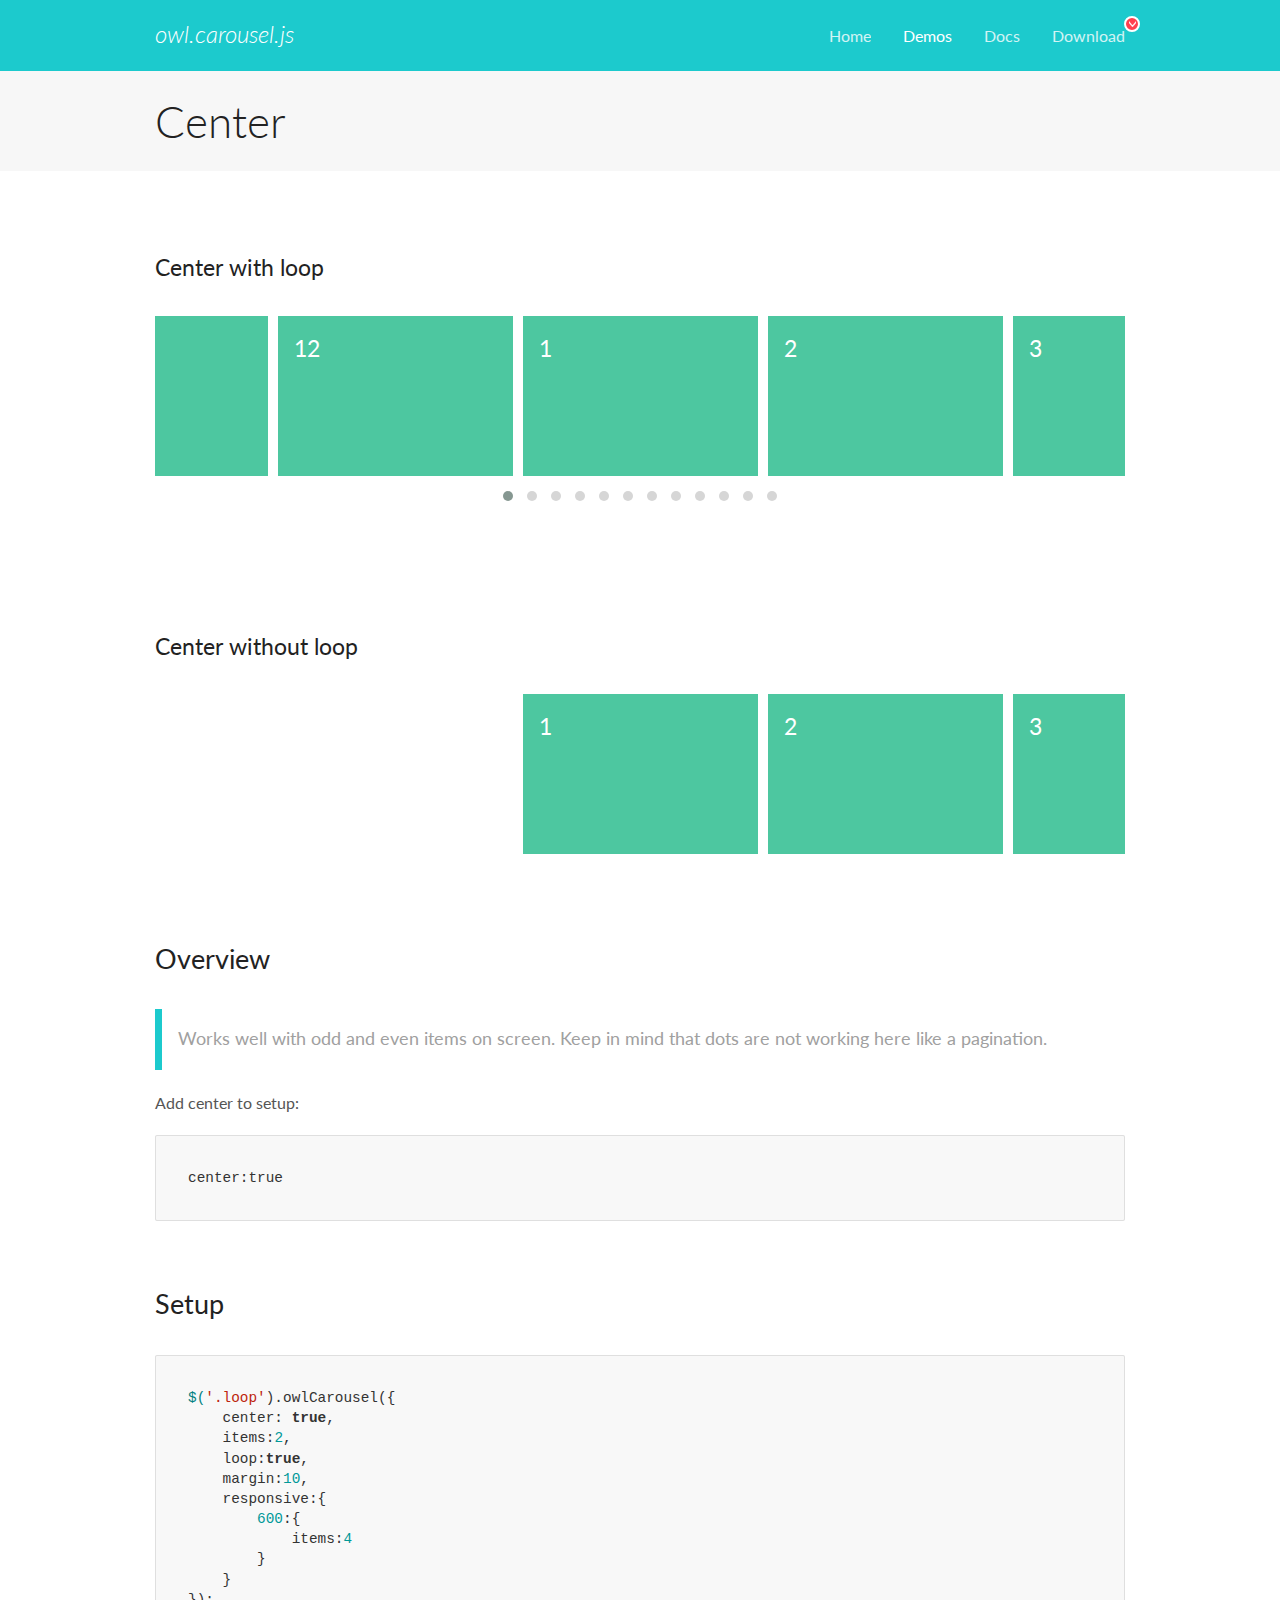
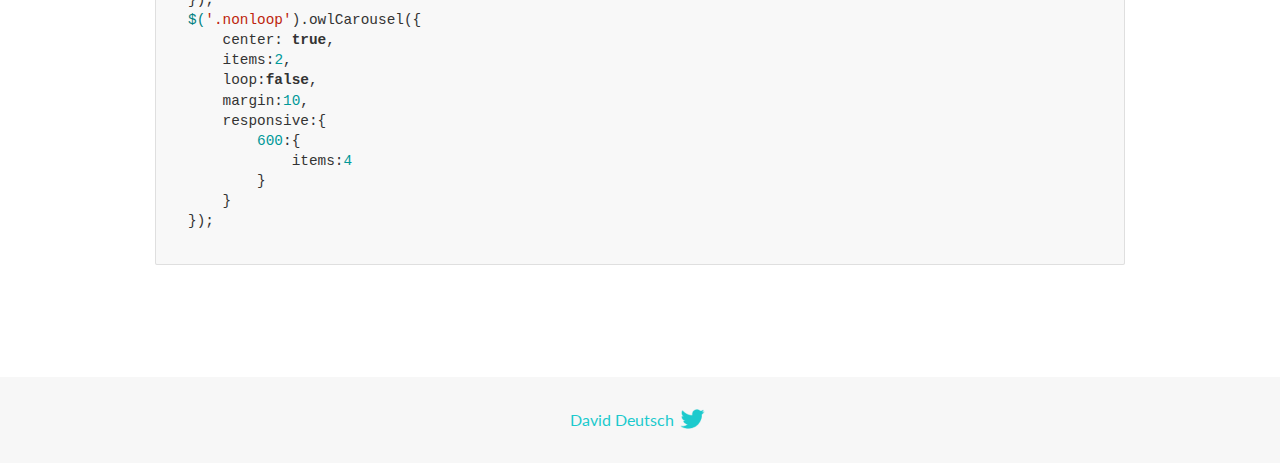
<file: OwlCarousel2-2.3.4/docs/demos/center.html>
<!DOCTYPE html>
<html lang="en">
  <head>

    <!-- head -->
    <meta charset="utf-8">
    <meta name="msapplication-tap-highlight" content="no" />
    <meta name="viewport" content="width=device-width, initial-scale=1.0" />
    <meta name="description" content="Center carousel">
    <meta name="author" content="David Deutsch">
    <title>
      Center Demo | Owl Carousel | 2.3.4
    </title>

    <!-- Stylesheets -->
    <link href='https://fonts.googleapis.com/css?family=Lato:300,400,700,400italic,300italic' rel='stylesheet' type='text/css'>
    <link rel="stylesheet" href="../assets/css/docs.theme.min.css">

    <!-- Owl Stylesheets -->
    <link rel="stylesheet" href="../assets/owlcarousel/assets/owl.carousel.min.css">
    <link rel="stylesheet" href="../assets/owlcarousel/assets/owl.theme.default.min.css">

    <!-- HTML5 shim and Respond.js IE8 support of HTML5 elements and media queries -->

    <!--[if lt IE 9]>
      <script src="https://oss.maxcdn.com/libs/html5shiv/3.7.0/html5shiv.js"></script>
      <script src="https://oss.maxcdn.com/libs/respond.js/1.3.0/respond.min.js"></script>
    <![endif]-->

    <!-- Favicons -->
    <link rel="apple-touch-icon-precomposed" sizes="144x144" href="../assets/ico/apple-touch-icon-144-precomposed.png">
    <link rel="shortcut icon" href="../assets/ico/favicon.png">
    <link rel="shortcut icon" href="favicon.ico">

    <!-- Yeah i know js should not be in header. Its required for demos.-->

    <!-- javascript -->
    <script src="../assets/vendors/jquery.min.js"></script>
    <script src="../assets/owlcarousel/owl.carousel.js"></script>
  </head>
  <body>

    <!-- header -->
    <header class="header">
      <div class="row">
        <div class="large-12 columns">
          <div class="brand left">
            <h3>
              <a href="/OwlCarousel2/">owl.carousel.js</a> 
            </h3>
          </div>
          <a id="toggle-nav" class="right">
            <span></span> <span></span> <span></span> 
          </a> 
          <div class="nav-bar">
            <ul class="clearfix">
              <li> <a href="/OwlCarousel2/index.html">Home</a>  </li>
              <li class="active">
                <a href="/OwlCarousel2/demos/demos.html">Demos</a> 
              </li>
              <li> <a href="/OwlCarousel2/docs/started-welcome.html">Docs</a>  </li>
              <li>
                <a href="https://github.com/OwlCarousel2/OwlCarousel2/archive/2.3.4.zip">Download</a> 
                <span class="download"></span> 
              </li>
            </ul>
          </div>
        </div>
      </div>
    </header>

    <!-- title -->
    <section class="title">
      <div class="row">
        <div class="large-12 columns">
          <h1>Center</h1>
        </div>
      </div>
    </section>

    <!--  Demos -->
    <section id="demos">
      <div class="row">
        <div class="large-12 columns">
          <h4 id="center-with-loop">Center with loop</h4>
          <div class="loop owl-carousel owl-theme">
            <div class="item">
              <h4>1</h4>
            </div>
            <div class="item">
              <h4>2</h4>
            </div>
            <div class="item">
              <h4>3</h4>
            </div>
            <div class="item">
              <h4>4</h4>
            </div>
            <div class="item">
              <h4>5</h4>
            </div>
            <div class="item">
              <h4>6</h4>
            </div>
            <div class="item">
              <h4>7</h4>
            </div>
            <div class="item">
              <h4>8</h4>
            </div>
            <div class="item">
              <h4>9</h4>
            </div>
            <div class="item">
              <h4>10</h4>
            </div>
            <div class="item">
              <h4>11</h4>
            </div>
            <div class="item">
              <h4>12</h4>
            </div>
          </div>
          <br>
          <h4 id="center-without-loop">Center without loop</h4>
          <div class="nonloop owl-carousel">
            <div class="item">
              <h4>1</h4>
            </div>
            <div class="item">
              <h4>2</h4>
            </div>
            <div class="item">
              <h4>3</h4>
            </div>
            <div class="item">
              <h4>4</h4>
            </div>
            <div class="item">
              <h4>5</h4>
            </div>
            <div class="item">
              <h4>6</h4>
            </div>
            <div class="item">
              <h4>7</h4>
            </div>
            <div class="item">
              <h4>8</h4>
            </div>
            <div class="item">
              <h4>9</h4>
            </div>
            <div class="item">
              <h4>10</h4>
            </div>
            <div class="item">
              <h4>11</h4>
            </div>
            <div class="item">
              <h4>12</h4>
            </div>
          </div>
          <h3 id="overview">Overview</h3>
          <blockquote>
            <p>Works well with odd and even items on screen. Keep in mind that dots are not working here like a pagination.</p>
          </blockquote>
          <p>Add center to setup:</p>
          <pre><code>center:true</code></pre>
          <h3 id="setup">Setup</h3>
          <pre><code>$(&#39;.loop&#39;).owlCarousel({
    center: true,
    items:2,
    loop:true,
    margin:10,
    responsive:{
        600:{
            items:4
        }
    }
});
$(&#39;.nonloop&#39;).owlCarousel({
    center: true,
    items:2,
    loop:false,
    margin:10,
    responsive:{
        600:{
            items:4
        }
    }
});</code></pre>
          <script>
            jQuery(document).ready(function($) {
              $('.loop').owlCarousel({
                center: true,
                items: 2,
                loop: true,
                margin: 10,
                responsive: {
                  600: {
                    items: 4
                  }
                }
              });
              $('.nonloop').owlCarousel({
                center: true,
                items: 2,
                loop: false,
                margin: 10,
                responsive: {
                  600: {
                    items: 4
                  }
                }
              });
            });
          </script>
        </div>
      </div>
    </section>

    <!-- footer -->
    <footer class="footer">
      <div class="row">
        <div class="large-12 columns">
          <h5>
            <a href="/OwlCarousel2/docs/support-contact.html">David Deutsch</a> 
            <a id="custom-tweet-button" href="https://twitter.com/share?url=https://github.com/OwlCarousel2/OwlCarousel2&text=Owl Carousel - This is so awesome! " target="_blank"></a> 
          </h5>
        </div>
      </div>
    </footer>

    <!-- vendors -->
    <script src="../assets/vendors/highlight.js"></script>
    <script src="../assets/js/app.js"></script>
  </body>
</html>
</file>
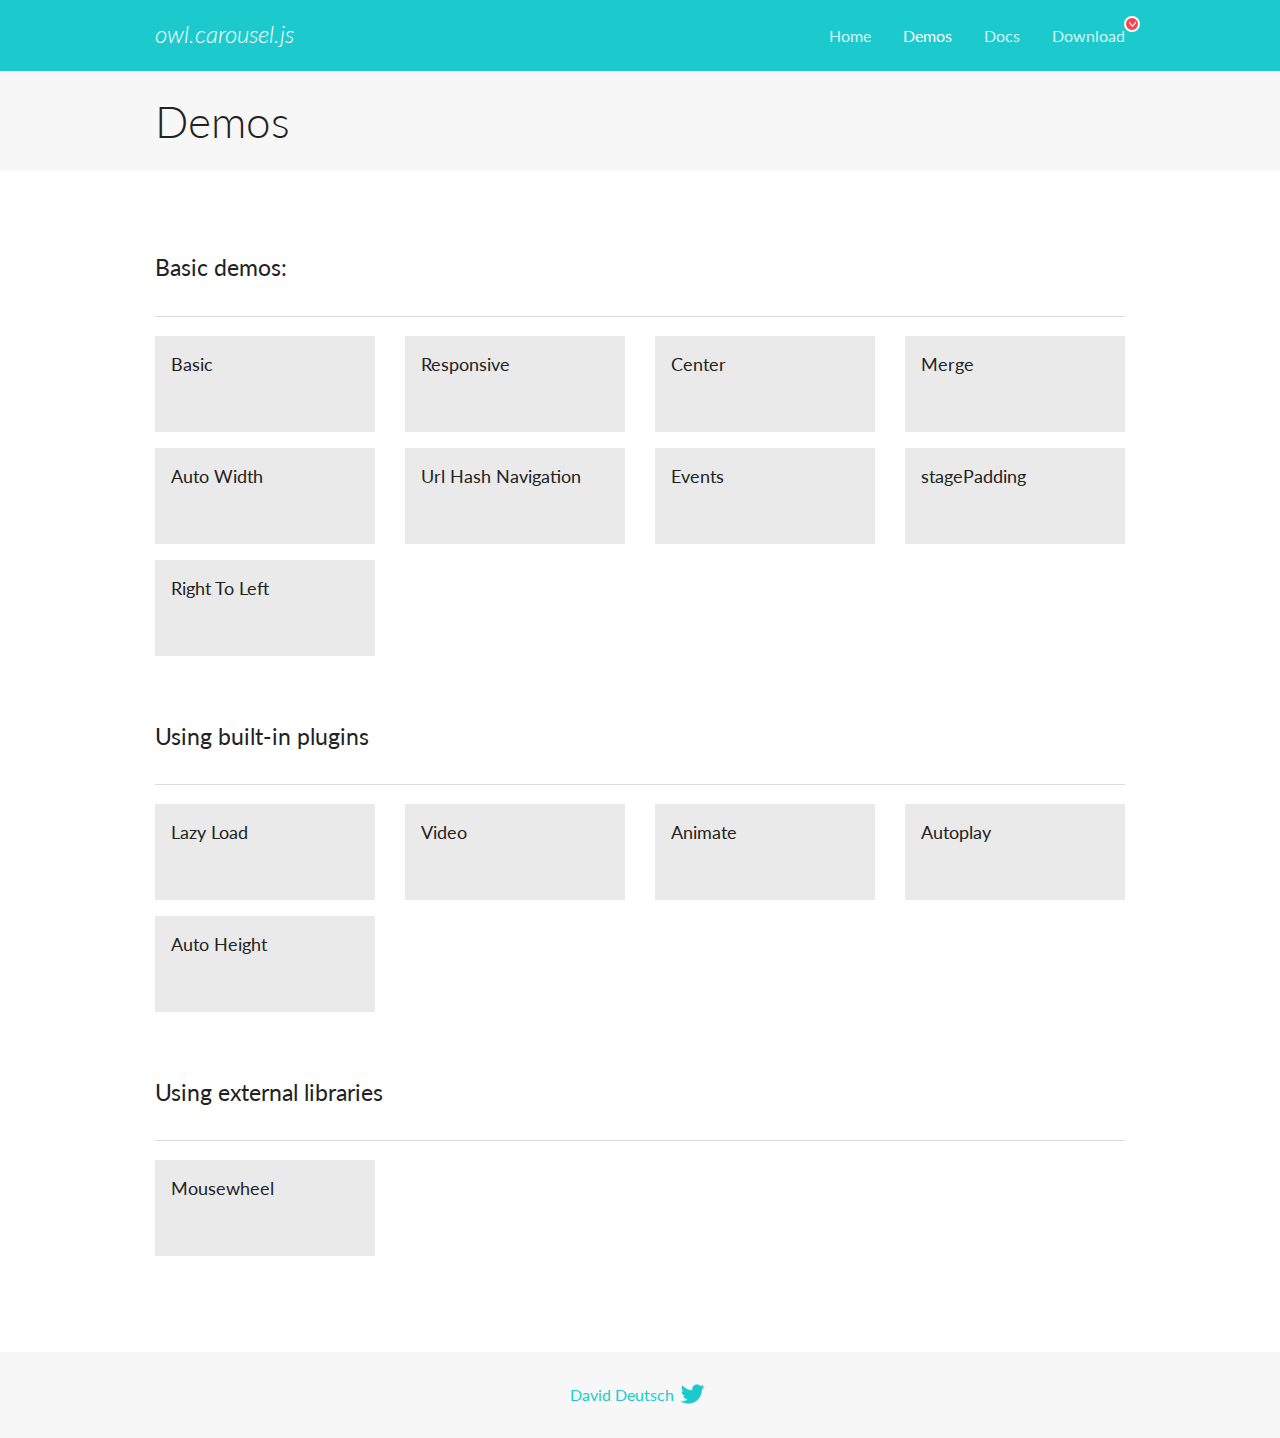
<file: OwlCarousel2-2.3.4/docs/demos/demos.html>
<!DOCTYPE html>
<html lang="en">
  <head>

    <!-- head -->
    <meta charset="utf-8">
    <meta name="msapplication-tap-highlight" content="no" />
    <meta name="viewport" content="width=device-width, initial-scale=1.0" />
    <meta name="description" content="A list of Owl Carousel examples.">
    <meta name="author" content="David Deutsch">
    <title>
      Demos | Owl Carousel | 2.3.4
    </title>

    <!-- Stylesheets -->
    <link href='https://fonts.googleapis.com/css?family=Lato:300,400,700,400italic,300italic' rel='stylesheet' type='text/css'>
    <link rel="stylesheet" href="../assets/css/docs.theme.min.css">

    <!-- Owl Stylesheets -->
    <link rel="stylesheet" href="../assets/owlcarousel/assets/owl.carousel.min.css">
    <link rel="stylesheet" href="../assets/owlcarousel/assets/owl.theme.default.min.css">

    <!-- HTML5 shim and Respond.js IE8 support of HTML5 elements and media queries -->

    <!--[if lt IE 9]>
      <script src="https://oss.maxcdn.com/libs/html5shiv/3.7.0/html5shiv.js"></script>
      <script src="https://oss.maxcdn.com/libs/respond.js/1.3.0/respond.min.js"></script>
    <![endif]-->

    <!-- Favicons -->
    <link rel="apple-touch-icon-precomposed" sizes="144x144" href="../assets/ico/apple-touch-icon-144-precomposed.png">
    <link rel="shortcut icon" href="../assets/ico/favicon.png">
    <link rel="shortcut icon" href="favicon.ico">

    <!-- Yeah i know js should not be in header. Its required for demos.-->

    <!-- javascript -->
    <script src="../assets/vendors/jquery.min.js"></script>
    <script src="../assets/owlcarousel/owl.carousel.js"></script>
  </head>
  <body>

    <!-- header -->
    <header class="header">
      <div class="row">
        <div class="large-12 columns">
          <div class="brand left">
            <h3>
              <a href="/OwlCarousel2/">owl.carousel.js</a> 
            </h3>
          </div>
          <a id="toggle-nav" class="right">
            <span></span> <span></span> <span></span> 
          </a> 
          <div class="nav-bar">
            <ul class="clearfix">
              <li> <a href="/OwlCarousel2/index.html">Home</a>  </li>
              <li class="active">
                <a href="/OwlCarousel2/demos/demos.html">Demos</a> 
              </li>
              <li> <a href="/OwlCarousel2/docs/started-welcome.html">Docs</a>  </li>
              <li>
                <a href="https://github.com/OwlCarousel2/OwlCarousel2/archive/2.3.4.zip">Download</a> 
                <span class="download"></span> 
              </li>
            </ul>
          </div>
        </div>
      </div>
    </header>

    <!-- title -->
    <section class="title">
      <div class="row">
        <div class="large-12 columns">
          <h1>Demos</h1>
        </div>
      </div>
    </section>

    <!--  Demos -->
    <section id="demos">
      <div class="row">
        <div class="large-12 columns">
          <h4 id="basic-demos-">Basic demos:</h4>
          <hr>
          <div class="demo-list">
            <div class="row">
              <div class="small-6 medium-4 large-3 columns">
                <a href="basic.html" class="demo-block">
                  <h5>Basic </h5>
                </a> 
              </div>
              <div class="small-6 medium-4 large-3 columns">
                <a href="responsive.html" class="demo-block">
                  <h5>Responsive </h5>
                </a> 
              </div>
              <div class="small-6 medium-4 large-3 columns">
                <a href="center.html" class="demo-block">
                  <h5>Center </h5>
                </a> 
              </div>
              <div class="small-6 medium-4 large-3 columns">
                <a href="merge.html" class="demo-block">
                  <h5>Merge </h5>
                </a> 
              </div>
              <div class="small-6 medium-4 large-3 columns">
                <a href="autowidth.html" class="demo-block">
                  <h5>Auto Width </h5>
                </a> 
              </div>
              <div class="small-6 medium-4 large-3 columns">
                <a href="urlhashnav.html" class="demo-block">
                  <h5>Url Hash Navigation </h5>
                </a> 
              </div>
              <div class="small-6 medium-4 large-3 columns">
                <a href="events.html" class="demo-block">
                  <h5>Events </h5>
                </a> 
              </div>
              <div class="small-6 medium-4 large-3 columns">
                <a href="stagepadding.html" class="demo-block">
                  <h5>stagePadding </h5>
                </a> 
              </div>
              <div class="small-6 medium-4 large-3 columns">
                <a href="rtl.html" class="demo-block">
                  <h5>Right To Left </h5>
                </a> 
              </div>
            </div>
          </div>
          <h4 id="using-built-in-plugins">Using built-in plugins</h4>
          <hr>
          <div class="demo-list">
            <div class="row">
              <div class="small-6 medium-4 large-3 columns">
                <a href="lazyLoad.html" class="demo-block">
                  <h5>Lazy Load </h5>
                </a> 
              </div>
              <div class="small-6 medium-4 large-3 columns">
                <a href="video.html" class="demo-block">
                  <h5>Video </h5>
                </a> 
              </div>
              <div class="small-6 medium-4 large-3 columns">
                <a href="animate.html" class="demo-block">
                  <h5>Animate </h5>
                </a> 
              </div>
              <div class="small-6 medium-4 large-3 columns">
                <a href="autoplay.html" class="demo-block">
                  <h5>Autoplay </h5>
                </a> 
              </div>
              <div class="small-6 medium-4 large-3 columns">
                <a href="autoheight.html" class="demo-block">
                  <h5>Auto Height </h5>
                </a> 
              </div>
            </div>
          </div>
          <h4 id="using-external-libraries">Using external libraries</h4>
          <hr>
          <div class="demo-list">
            <div class="row">
              <div class="small-6 medium-4 large-3 columns">
                <a href="mousewheel.html" class="demo-block">
                  <h5>Mousewheel </h5>
                </a> 
              </div>
            </div>
          </div>
        </div>
      </div>
    </section>

    <!-- footer -->
    <footer class="footer">
      <div class="row">
        <div class="large-12 columns">
          <h5>
            <a href="/OwlCarousel2/docs/support-contact.html">David Deutsch</a> 
            <a id="custom-tweet-button" href="https://twitter.com/share?url=https://github.com/OwlCarousel2/OwlCarousel2&text=Owl Carousel - This is so awesome! " target="_blank"></a> 
          </h5>
        </div>
      </div>
    </footer>

    <!-- vendors -->
    <script src="../assets/vendors/highlight.js"></script>
    <script src="../assets/js/app.js"></script>
  </body>
</html>
</file>
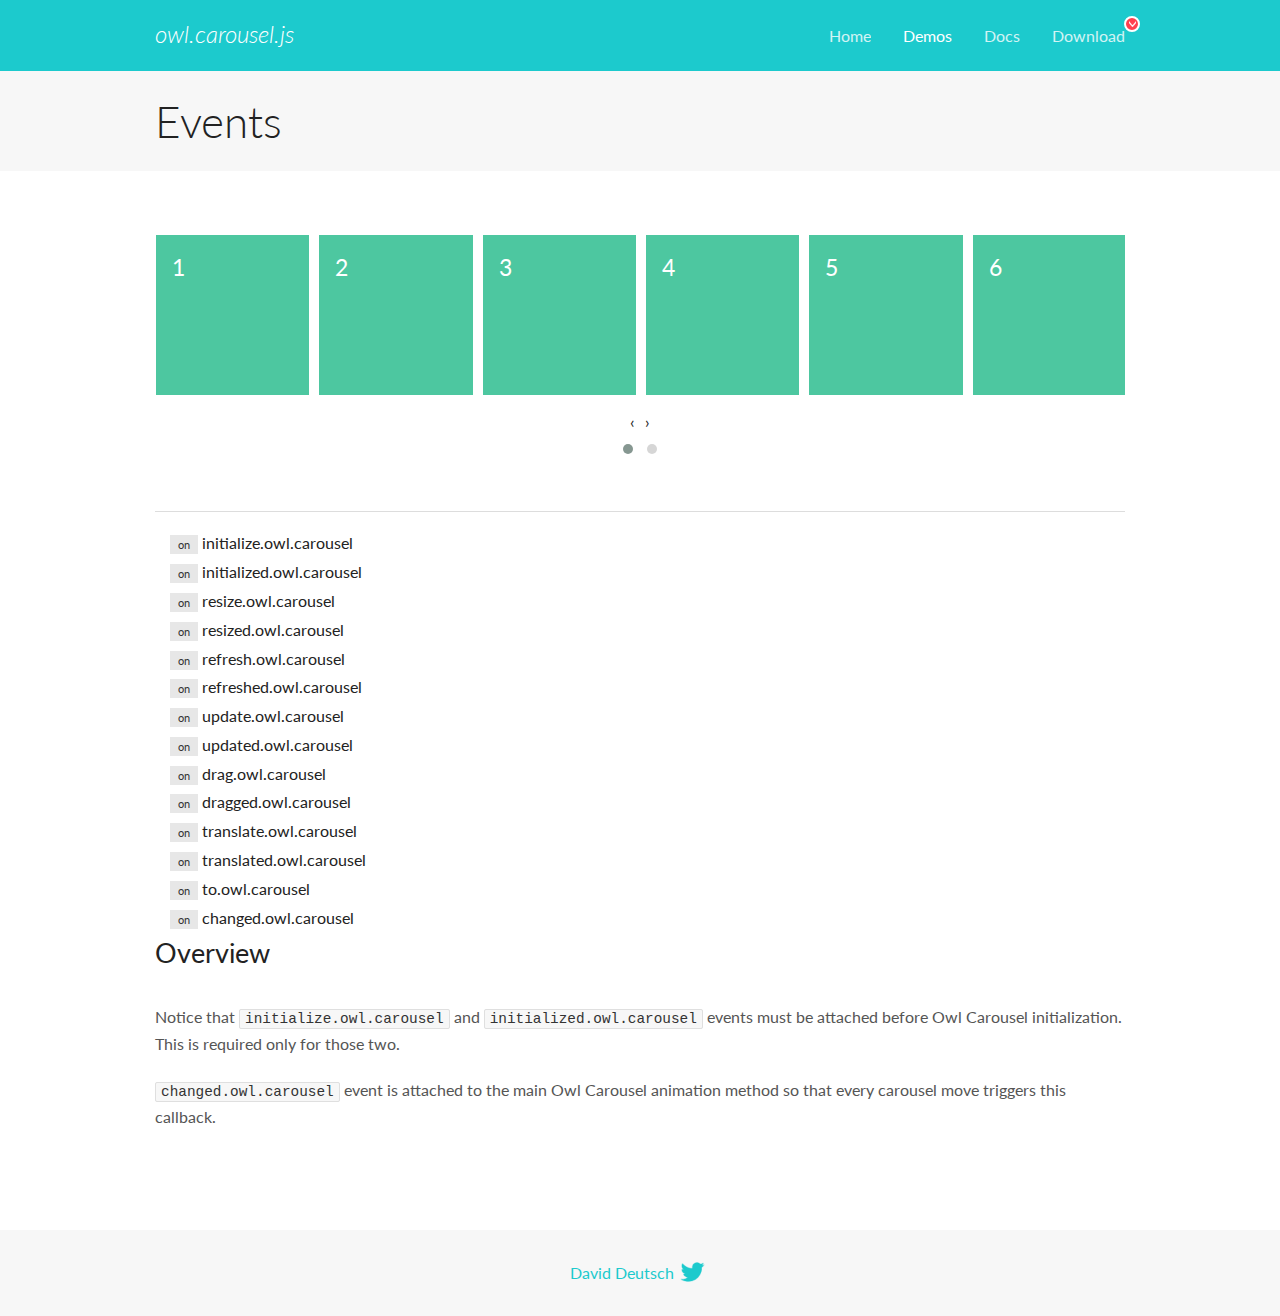
<file: OwlCarousel2-2.3.4/docs/demos/events.html>
<!DOCTYPE html>
<html lang="en">
  <head>

    <!-- head -->
    <meta charset="utf-8">
    <meta name="msapplication-tap-highlight" content="no" />
    <meta name="viewport" content="width=device-width, initial-scale=1.0" />
    <meta name="description" content="Events usage demo">
    <meta name="author" content="David Deutsch">
    <title>
      Events Demo | Owl Carousel | 2.3.4
    </title>

    <!-- Stylesheets -->
    <link href='https://fonts.googleapis.com/css?family=Lato:300,400,700,400italic,300italic' rel='stylesheet' type='text/css'>
    <link rel="stylesheet" href="../assets/css/docs.theme.min.css">

    <!-- Owl Stylesheets -->
    <link rel="stylesheet" href="../assets/owlcarousel/assets/owl.carousel.min.css">
    <link rel="stylesheet" href="../assets/owlcarousel/assets/owl.theme.default.min.css">

    <!-- HTML5 shim and Respond.js IE8 support of HTML5 elements and media queries -->

    <!--[if lt IE 9]>
      <script src="https://oss.maxcdn.com/libs/html5shiv/3.7.0/html5shiv.js"></script>
      <script src="https://oss.maxcdn.com/libs/respond.js/1.3.0/respond.min.js"></script>
    <![endif]-->

    <!-- Favicons -->
    <link rel="apple-touch-icon-precomposed" sizes="144x144" href="../assets/ico/apple-touch-icon-144-precomposed.png">
    <link rel="shortcut icon" href="../assets/ico/favicon.png">
    <link rel="shortcut icon" href="favicon.ico">

    <!-- Yeah i know js should not be in header. Its required for demos.-->

    <!-- javascript -->
    <script src="../assets/vendors/jquery.min.js"></script>
    <script src="../assets/owlcarousel/owl.carousel.js"></script>
  </head>
  <body>

    <!-- header -->
    <header class="header">
      <div class="row">
        <div class="large-12 columns">
          <div class="brand left">
            <h3>
              <a href="/OwlCarousel2/">owl.carousel.js</a> 
            </h3>
          </div>
          <a id="toggle-nav" class="right">
            <span></span> <span></span> <span></span> 
          </a> 
          <div class="nav-bar">
            <ul class="clearfix">
              <li> <a href="/OwlCarousel2/index.html">Home</a>  </li>
              <li class="active">
                <a href="/OwlCarousel2/demos/demos.html">Demos</a> 
              </li>
              <li> <a href="/OwlCarousel2/docs/started-welcome.html">Docs</a>  </li>
              <li>
                <a href="https://github.com/OwlCarousel2/OwlCarousel2/archive/2.3.4.zip">Download</a> 
                <span class="download"></span> 
              </li>
            </ul>
          </div>
        </div>
      </div>
    </header>

    <!-- title -->
    <section class="title">
      <div class="row">
        <div class="large-12 columns">
          <h1>Events</h1>
        </div>
      </div>
    </section>

    <!--  Demos -->
    <section id="demos">
      <div class="row">
        <div class="large-12 columns">
          <div class="owl-carousel owl-theme">
            <div class="item">
              <h4>1</h4>
            </div>
            <div class="item">
              <h4>2</h4>
            </div>
            <div class="item">
              <h4>3</h4>
            </div>
            <div class="item">
              <h4>4</h4>
            </div>
            <div class="item">
              <h4>5</h4>
            </div>
            <div class="item">
              <h4>6</h4>
            </div>
            <div class="item">
              <h4>7</h4>
            </div>
            <div class="item">
              <h4>8</h4>
            </div>
            <div class="item">
              <h4>9</h4>
            </div>
            <div class="item">
              <h4>10</h4>
            </div>
            <div class="item">
              <h4>11</h4>
            </div>
            <div class="item">
              <h4>12</h4>
            </div>
          </div>
          <hr>
          <div class="large-12 columns callbacks">
            <div><span class="label secondary initialize">on</span>  initialize.owl.carousel </div>
            <div><span class="label secondary initialized">on</span>  initialized.owl.carousel </div>
            <div><span class="label secondary resize">on</span>  resize.owl.carousel </div>
            <div><span class="label secondary resized">on</span>  resized.owl.carousel </div>
            <div><span class="label secondary refresh">on</span>  refresh.owl.carousel </div>
            <div><span class="label secondary refreshed">on</span>  refreshed.owl.carousel </div>
            <div><span class="label secondary update">on</span>  update.owl.carousel </div>
            <div><span class="label secondary updated">on</span>  updated.owl.carousel </div>
            <div><span class="label secondary drag">on</span>  drag.owl.carousel </div>
            <div><span class="label secondary dragged">on</span>  dragged.owl.carousel </div>
            <div><span class="label secondary translate">on</span>  translate.owl.carousel </div>
            <div><span class="label secondary translated">on</span>  translated.owl.carousel </div>
            <div><span class="label secondary to">on</span>  to.owl.carousel </div>
            <div><span class="label secondary changed">on</span>  changed.owl.carousel </div>
          </div>
          <h3 id="overview">Overview</h3>
          <p>Notice that <code>initialize.owl.carousel</code> and <code>initialized.owl.carousel</code> events must be attached before Owl Carousel initialization. This is required only for those two.</p>
          <p><code>changed.owl.carousel</code> event is attached to the main Owl Carousel animation method so that every carousel move triggers this callback.</p>
          <script>
            jQuery(document).ready(function($) {
              var owl = $('.owl-carousel');
              owl.on('initialize.owl.carousel initialized.owl.carousel ' +
                'initialize.owl.carousel initialize.owl.carousel ' +
                'resize.owl.carousel resized.owl.carousel ' +
                'refresh.owl.carousel refreshed.owl.carousel ' +
                'update.owl.carousel updated.owl.carousel ' +
                'drag.owl.carousel dragged.owl.carousel ' +
                'translate.owl.carousel translated.owl.carousel ' +
                'to.owl.carousel changed.owl.carousel',
                function(e) {
                  $('.' + e.type)
                    .removeClass('secondary')
                    .addClass('success');
                  window.setTimeout(function() {
                    $('.' + e.type)
                      .removeClass('success')
                      .addClass('secondary');
                  }, 500);
                });
              owl.owlCarousel({
                loop: true,
                nav: true,
                lazyLoad: true,
                margin: 10,
                video: true,
                responsive: {
                  0: {
                    items: 1
                  },
                  600: {
                    items: 3
                  },
                  960: {
                    items: 5,
                  },
                  1200: {
                    items: 6
                  }
                }
              });
            });
          </script>
        </div>
      </div>
    </section>

    <!-- footer -->
    <footer class="footer">
      <div class="row">
        <div class="large-12 columns">
          <h5>
            <a href="/OwlCarousel2/docs/support-contact.html">David Deutsch</a> 
            <a id="custom-tweet-button" href="https://twitter.com/share?url=https://github.com/OwlCarousel2/OwlCarousel2&text=Owl Carousel - This is so awesome! " target="_blank"></a> 
          </h5>
        </div>
      </div>
    </footer>

    <!-- vendors -->
    <script src="../assets/vendors/highlight.js"></script>
    <script src="../assets/js/app.js"></script>
  </body>
</html>
</file>
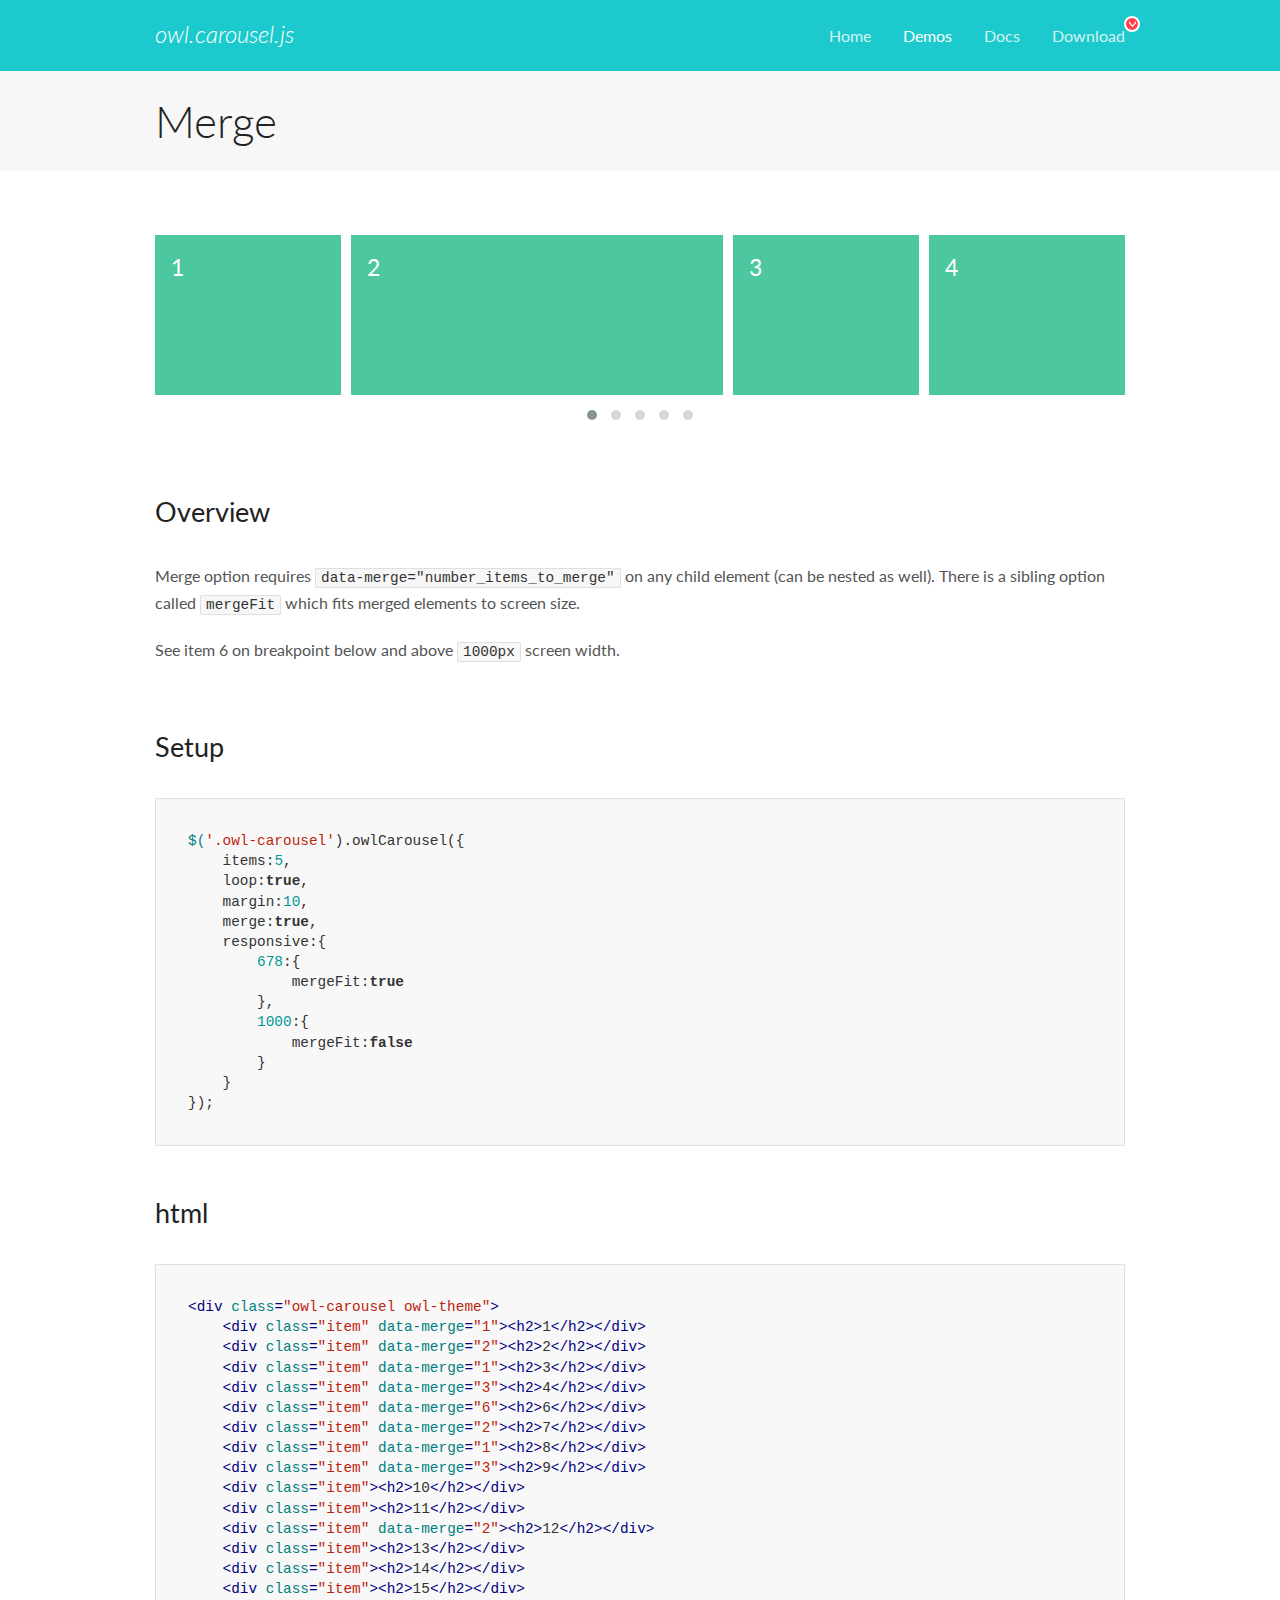
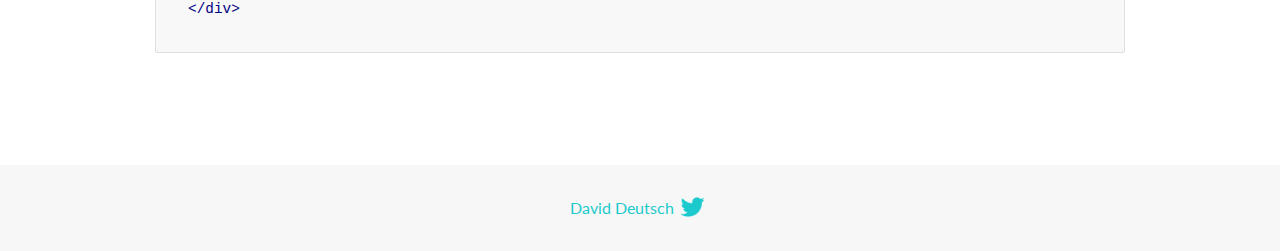
<file: OwlCarousel2-2.3.4/docs/demos/merge.html>
<!DOCTYPE html>
<html lang="en">
  <head>

    <!-- head -->
    <meta charset="utf-8">
    <meta name="msapplication-tap-highlight" content="no" />
    <meta name="viewport" content="width=device-width, initial-scale=1.0" />
    <meta name="description" content="Merge Items">
    <meta name="author" content="David Deutsch">
    <title>
      Merge Demo | Owl Carousel | 2.3.4
    </title>

    <!-- Stylesheets -->
    <link href='https://fonts.googleapis.com/css?family=Lato:300,400,700,400italic,300italic' rel='stylesheet' type='text/css'>
    <link rel="stylesheet" href="../assets/css/docs.theme.min.css">

    <!-- Owl Stylesheets -->
    <link rel="stylesheet" href="../assets/owlcarousel/assets/owl.carousel.min.css">
    <link rel="stylesheet" href="../assets/owlcarousel/assets/owl.theme.default.min.css">

    <!-- HTML5 shim and Respond.js IE8 support of HTML5 elements and media queries -->

    <!--[if lt IE 9]>
      <script src="https://oss.maxcdn.com/libs/html5shiv/3.7.0/html5shiv.js"></script>
      <script src="https://oss.maxcdn.com/libs/respond.js/1.3.0/respond.min.js"></script>
    <![endif]-->

    <!-- Favicons -->
    <link rel="apple-touch-icon-precomposed" sizes="144x144" href="../assets/ico/apple-touch-icon-144-precomposed.png">
    <link rel="shortcut icon" href="../assets/ico/favicon.png">
    <link rel="shortcut icon" href="favicon.ico">

    <!-- Yeah i know js should not be in header. Its required for demos.-->

    <!-- javascript -->
    <script src="../assets/vendors/jquery.min.js"></script>
    <script src="../assets/owlcarousel/owl.carousel.js"></script>
  </head>
  <body>

    <!-- header -->
    <header class="header">
      <div class="row">
        <div class="large-12 columns">
          <div class="brand left">
            <h3>
              <a href="/OwlCarousel2/">owl.carousel.js</a> 
            </h3>
          </div>
          <a id="toggle-nav" class="right">
            <span></span> <span></span> <span></span> 
          </a> 
          <div class="nav-bar">
            <ul class="clearfix">
              <li> <a href="/OwlCarousel2/index.html">Home</a>  </li>
              <li class="active">
                <a href="/OwlCarousel2/demos/demos.html">Demos</a> 
              </li>
              <li> <a href="/OwlCarousel2/docs/started-welcome.html">Docs</a>  </li>
              <li>
                <a href="https://github.com/OwlCarousel2/OwlCarousel2/archive/2.3.4.zip">Download</a> 
                <span class="download"></span> 
              </li>
            </ul>
          </div>
        </div>
      </div>
    </header>

    <!-- title -->
    <section class="title">
      <div class="row">
        <div class="large-12 columns">
          <h1>Merge</h1>
        </div>
      </div>
    </section>

    <!--  Demos -->
    <section id="demos">
      <div class="row">
        <div class="large-12 columns">
          <div class="owl-carousel owl-theme">
            <div class="item" data-merge="1">
              <h4>1</h4>
            </div>
            <div class="item" data-merge="2">
              <h4>2</h4>
            </div>
            <div class="item" data-merge="1">
              <h4>3</h4>
            </div>
            <div class="item" data-merge="3">
              <h4>4</h4>
            </div>
            <div class="item" data-merge="6">
              <h4>6</h4>
            </div>
            <div class="item" data-merge="2">
              <h4>7</h4>
            </div>
            <div class="item" data-merge="1">
              <h4>8</h4>
            </div>
            <div class="item" data-merge="3">
              <h4>9</h4>
            </div>
            <div class="item">
              <h4>10</h4>
            </div>
            <div class="item">
              <h4>11</h4>
            </div>
            <div class="item" data-merge="2">
              <h4>12</h4>
            </div>
            <div class="item">
              <h4>13</h4>
            </div>
            <div class="item">
              <h4>14</h4>
            </div>
            <div class="item">
              <h4>15</h4>
            </div>
          </div>
          <h3 id="overview">Overview</h3>
          <p>Merge option requires <code>data-merge=&quot;number_items_to_merge&quot;</code> on any child element (can be nested as well). There is a sibling option called <code>mergeFit</code> which fits merged elements to screen size. </p>
          <p>See item 6 on breakpoint below and above <code>1000px</code> screen width.</p>
          <h3 id="setup">Setup</h3>
          <pre><code>$(&#39;.owl-carousel&#39;).owlCarousel({
    items:5,
    loop:true,
    margin:10,
    merge:true,
    responsive:{
        678:{
            mergeFit:true
        },
        1000:{
            mergeFit:false
        }
    }
});</code></pre>
          <h3 id="html">html</h3>
          <pre><code>&lt;div class=&quot;owl-carousel owl-theme&quot;&gt;
    &lt;div class=&quot;item&quot; data-merge=&quot;1&quot;&gt;&lt;h2&gt;1&lt;/h2&gt;&lt;/div&gt;
    &lt;div class=&quot;item&quot; data-merge=&quot;2&quot;&gt;&lt;h2&gt;2&lt;/h2&gt;&lt;/div&gt;
    &lt;div class=&quot;item&quot; data-merge=&quot;1&quot;&gt;&lt;h2&gt;3&lt;/h2&gt;&lt;/div&gt;
    &lt;div class=&quot;item&quot; data-merge=&quot;3&quot;&gt;&lt;h2&gt;4&lt;/h2&gt;&lt;/div&gt;
    &lt;div class=&quot;item&quot; data-merge=&quot;6&quot;&gt;&lt;h2&gt;6&lt;/h2&gt;&lt;/div&gt;
    &lt;div class=&quot;item&quot; data-merge=&quot;2&quot;&gt;&lt;h2&gt;7&lt;/h2&gt;&lt;/div&gt;
    &lt;div class=&quot;item&quot; data-merge=&quot;1&quot;&gt;&lt;h2&gt;8&lt;/h2&gt;&lt;/div&gt;
    &lt;div class=&quot;item&quot; data-merge=&quot;3&quot;&gt;&lt;h2&gt;9&lt;/h2&gt;&lt;/div&gt;
    &lt;div class=&quot;item&quot;&gt;&lt;h2&gt;10&lt;/h2&gt;&lt;/div&gt;
    &lt;div class=&quot;item&quot;&gt;&lt;h2&gt;11&lt;/h2&gt;&lt;/div&gt;
    &lt;div class=&quot;item&quot; data-merge=&quot;2&quot;&gt;&lt;h2&gt;12&lt;/h2&gt;&lt;/div&gt;
    &lt;div class=&quot;item&quot;&gt;&lt;h2&gt;13&lt;/h2&gt;&lt;/div&gt;
    &lt;div class=&quot;item&quot;&gt;&lt;h2&gt;14&lt;/h2&gt;&lt;/div&gt;
    &lt;div class=&quot;item&quot;&gt;&lt;h2&gt;15&lt;/h2&gt;&lt;/div&gt;
&lt;/div&gt;</code></pre>
          <script>
            $(document).ready(function() {
              $('.owl-carousel').owlCarousel({
                items: 5,
                loop: true,
                margin: 10,
                merge: true,
                responsive: {
                  678: {
                    mergeFit: true
                  },
                  1000: {
                    mergeFit: false
                  }
                }
              });
            })
          </script>
        </div>
      </div>
    </section>

    <!-- footer -->
    <footer class="footer">
      <div class="row">
        <div class="large-12 columns">
          <h5>
            <a href="/OwlCarousel2/docs/support-contact.html">David Deutsch</a> 
            <a id="custom-tweet-button" href="https://twitter.com/share?url=https://github.com/OwlCarousel2/OwlCarousel2&text=Owl Carousel - This is so awesome! " target="_blank"></a> 
          </h5>
        </div>
      </div>
    </footer>

    <!-- vendors -->
    <script src="../assets/vendors/highlight.js"></script>
    <script src="../assets/js/app.js"></script>
  </body>
</html>
</file>
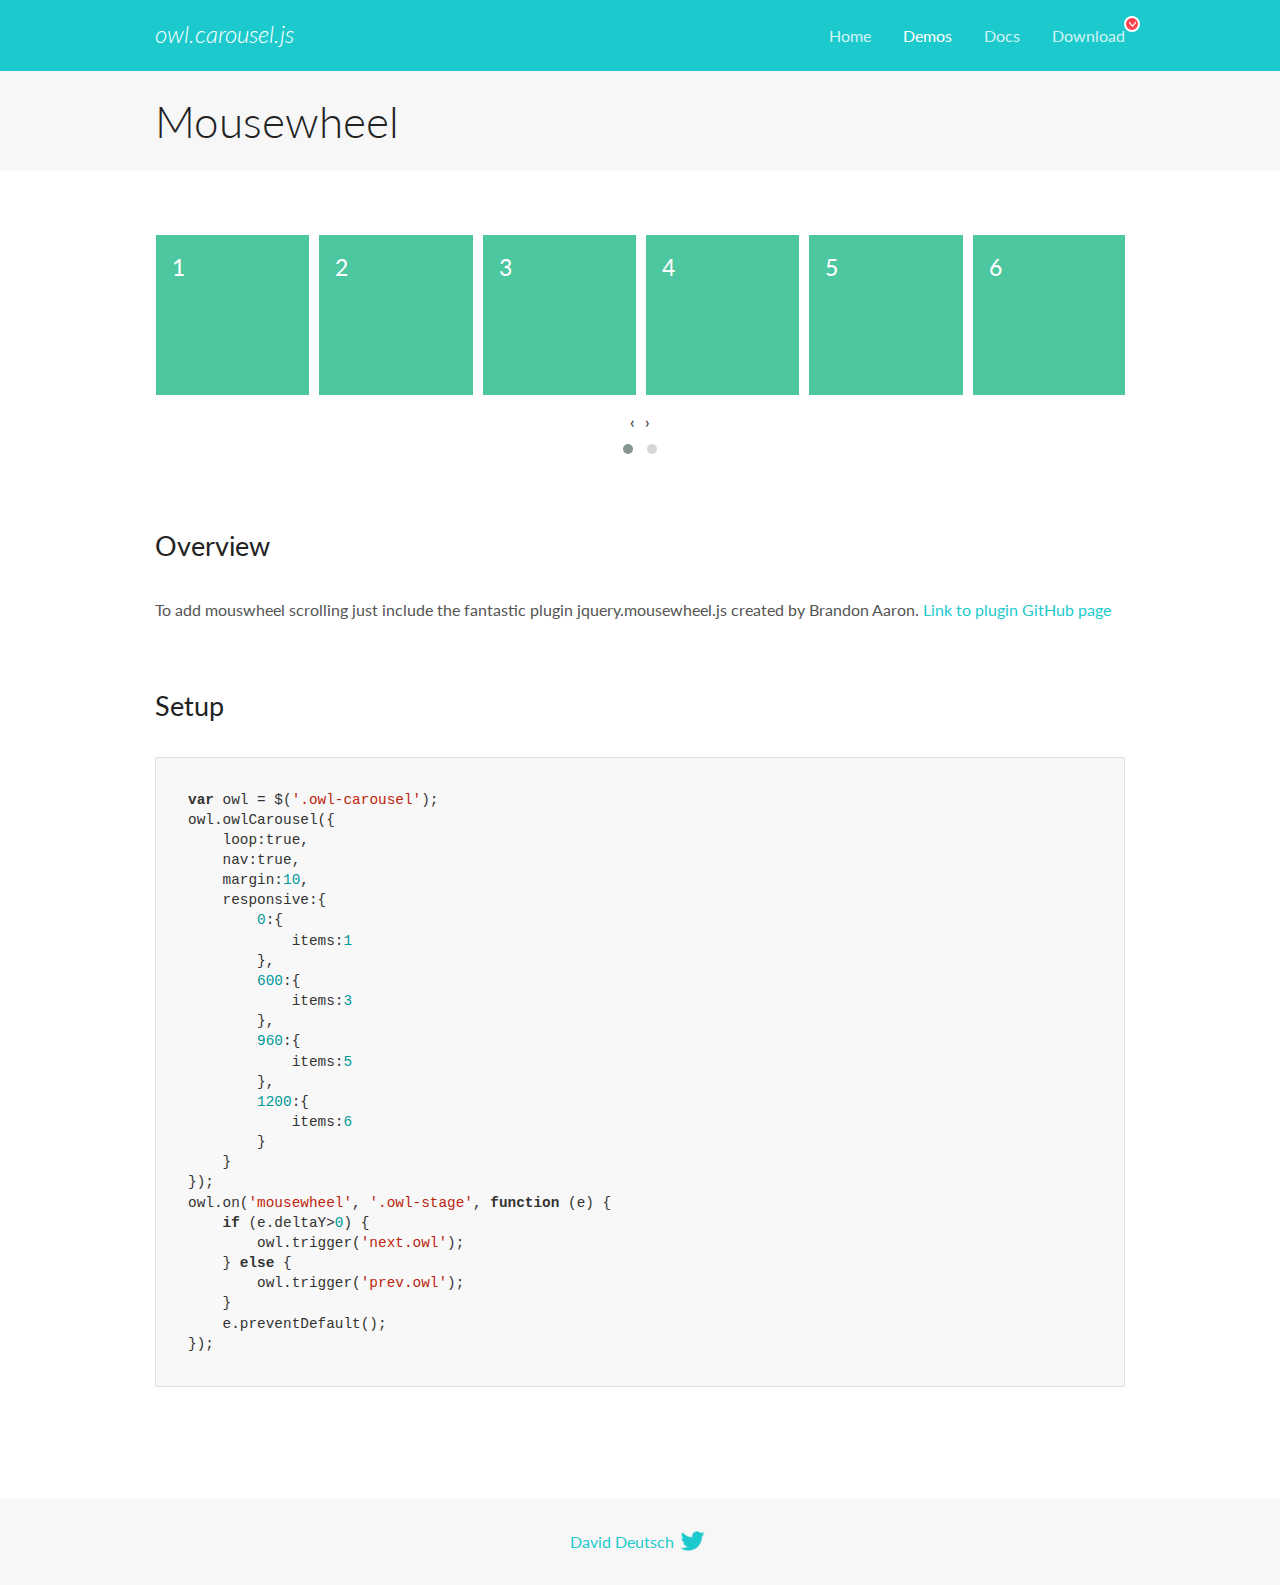
<file: OwlCarousel2-2.3.4/docs/demos/mousewheel.html>
<!DOCTYPE html>
<html lang="en">
  <head>

    <!-- head -->
    <meta charset="utf-8">
    <meta name="msapplication-tap-highlight" content="no" />
    <meta name="viewport" content="width=device-width, initial-scale=1.0" />
    <meta name="description" content="Mousewheel usage demo">
    <meta name="author" content="David Deutsch">
    <title>
      Mousewheel Demo | Owl Carousel | 2.3.4
    </title>

    <!-- Stylesheets -->
    <link href='https://fonts.googleapis.com/css?family=Lato:300,400,700,400italic,300italic' rel='stylesheet' type='text/css'>
    <link rel="stylesheet" href="../assets/css/docs.theme.min.css">

    <!-- Owl Stylesheets -->
    <link rel="stylesheet" href="../assets/owlcarousel/assets/owl.carousel.min.css">
    <link rel="stylesheet" href="../assets/owlcarousel/assets/owl.theme.default.min.css">

    <!-- HTML5 shim and Respond.js IE8 support of HTML5 elements and media queries -->

    <!--[if lt IE 9]>
      <script src="https://oss.maxcdn.com/libs/html5shiv/3.7.0/html5shiv.js"></script>
      <script src="https://oss.maxcdn.com/libs/respond.js/1.3.0/respond.min.js"></script>
    <![endif]-->

    <!-- Favicons -->
    <link rel="apple-touch-icon-precomposed" sizes="144x144" href="../assets/ico/apple-touch-icon-144-precomposed.png">
    <link rel="shortcut icon" href="../assets/ico/favicon.png">
    <link rel="shortcut icon" href="favicon.ico">

    <!-- Yeah i know js should not be in header. Its required for demos.-->

    <!-- javascript -->
    <script src="../assets/vendors/jquery.min.js"></script>
    <script src="../assets/owlcarousel/owl.carousel.js"></script>
  </head>
  <body>

    <!-- header -->
    <header class="header">
      <div class="row">
        <div class="large-12 columns">
          <div class="brand left">
            <h3>
              <a href="/OwlCarousel2/">owl.carousel.js</a> 
            </h3>
          </div>
          <a id="toggle-nav" class="right">
            <span></span> <span></span> <span></span> 
          </a> 
          <div class="nav-bar">
            <ul class="clearfix">
              <li> <a href="/OwlCarousel2/index.html">Home</a>  </li>
              <li class="active">
                <a href="/OwlCarousel2/demos/demos.html">Demos</a> 
              </li>
              <li> <a href="/OwlCarousel2/docs/started-welcome.html">Docs</a>  </li>
              <li>
                <a href="https://github.com/OwlCarousel2/OwlCarousel2/archive/2.3.4.zip">Download</a> 
                <span class="download"></span> 
              </li>
            </ul>
          </div>
        </div>
      </div>
    </header>

    <!-- title -->
    <section class="title">
      <div class="row">
        <div class="large-12 columns">
          <h1>Mousewheel</h1>
        </div>
      </div>
    </section>

    <!--  Demos -->
    <section id="demos">
      <div class="row">
        <div class="large-12 columns">
          <div class="owl-carousel owl-theme">
            <div class="item">
              <h4>1</h4>
            </div>
            <div class="item">
              <h4>2</h4>
            </div>
            <div class="item">
              <h4>3</h4>
            </div>
            <div class="item">
              <h4>4</h4>
            </div>
            <div class="item">
              <h4>5</h4>
            </div>
            <div class="item">
              <h4>6</h4>
            </div>
            <div class="item">
              <h4>7</h4>
            </div>
            <div class="item">
              <h4>8</h4>
            </div>
            <div class="item">
              <h4>9</h4>
            </div>
            <div class="item">
              <h4>10</h4>
            </div>
            <div class="item">
              <h4>11</h4>
            </div>
            <div class="item">
              <h4>12</h4>
            </div>
          </div>
          <h3 id="overview">Overview</h3>
          <p>To add mouswheel scrolling just include the fantastic plugin jquery.mousewheel.js created by Brandon Aaron.
            <a href="https://github.com/brandonaaron/jquery-mousewheel">Link to plugin GitHub page</a> 
          </p>
          <h3 id="setup">Setup</h3>
          <pre><code>var owl = $(&#39;.owl-carousel&#39;);
owl.owlCarousel({
    loop:true,
    nav:true,
    margin:10,
    responsive:{
        0:{
            items:1
        },
        600:{
            items:3
        },            
        960:{
            items:5
        },
        1200:{
            items:6
        }
    }
});
owl.on(&#39;mousewheel&#39;, &#39;.owl-stage&#39;, function (e) {
    if (e.deltaY&gt;0) {
        owl.trigger(&#39;next.owl&#39;);
    } else {
        owl.trigger(&#39;prev.owl&#39;);
    }
    e.preventDefault();
});</code></pre>
          <script src="../assets/vendors/jquery.mousewheel.min.js"></script>
          <script>
            $(document).ready(function() {
              var owl = $('.owl-carousel');
              owl.owlCarousel({
                loop: true,
                nav: true,
                margin: 10,
                responsive: {
                  0: {
                    items: 1
                  },
                  600: {
                    items: 3
                  },
                  960: {
                    items: 5
                  },
                  1200: {
                    items: 6
                  }
                }
              });
              owl.on('mousewheel', '.owl-stage', function(e) {
                if (e.deltaY > 0) {
                  owl.trigger('next.owl');
                } else {
                  owl.trigger('prev.owl');
                }
                e.preventDefault();
              });
            })
          </script>
        </div>
      </div>
    </section>

    <!-- footer -->
    <footer class="footer">
      <div class="row">
        <div class="large-12 columns">
          <h5>
            <a href="/OwlCarousel2/docs/support-contact.html">David Deutsch</a> 
            <a id="custom-tweet-button" href="https://twitter.com/share?url=https://github.com/OwlCarousel2/OwlCarousel2&text=Owl Carousel - This is so awesome! " target="_blank"></a> 
          </h5>
        </div>
      </div>
    </footer>

    <!-- vendors -->
    <script src="../assets/vendors/highlight.js"></script>
    <script src="../assets/js/app.js"></script>
  </body>
</html>
</file>
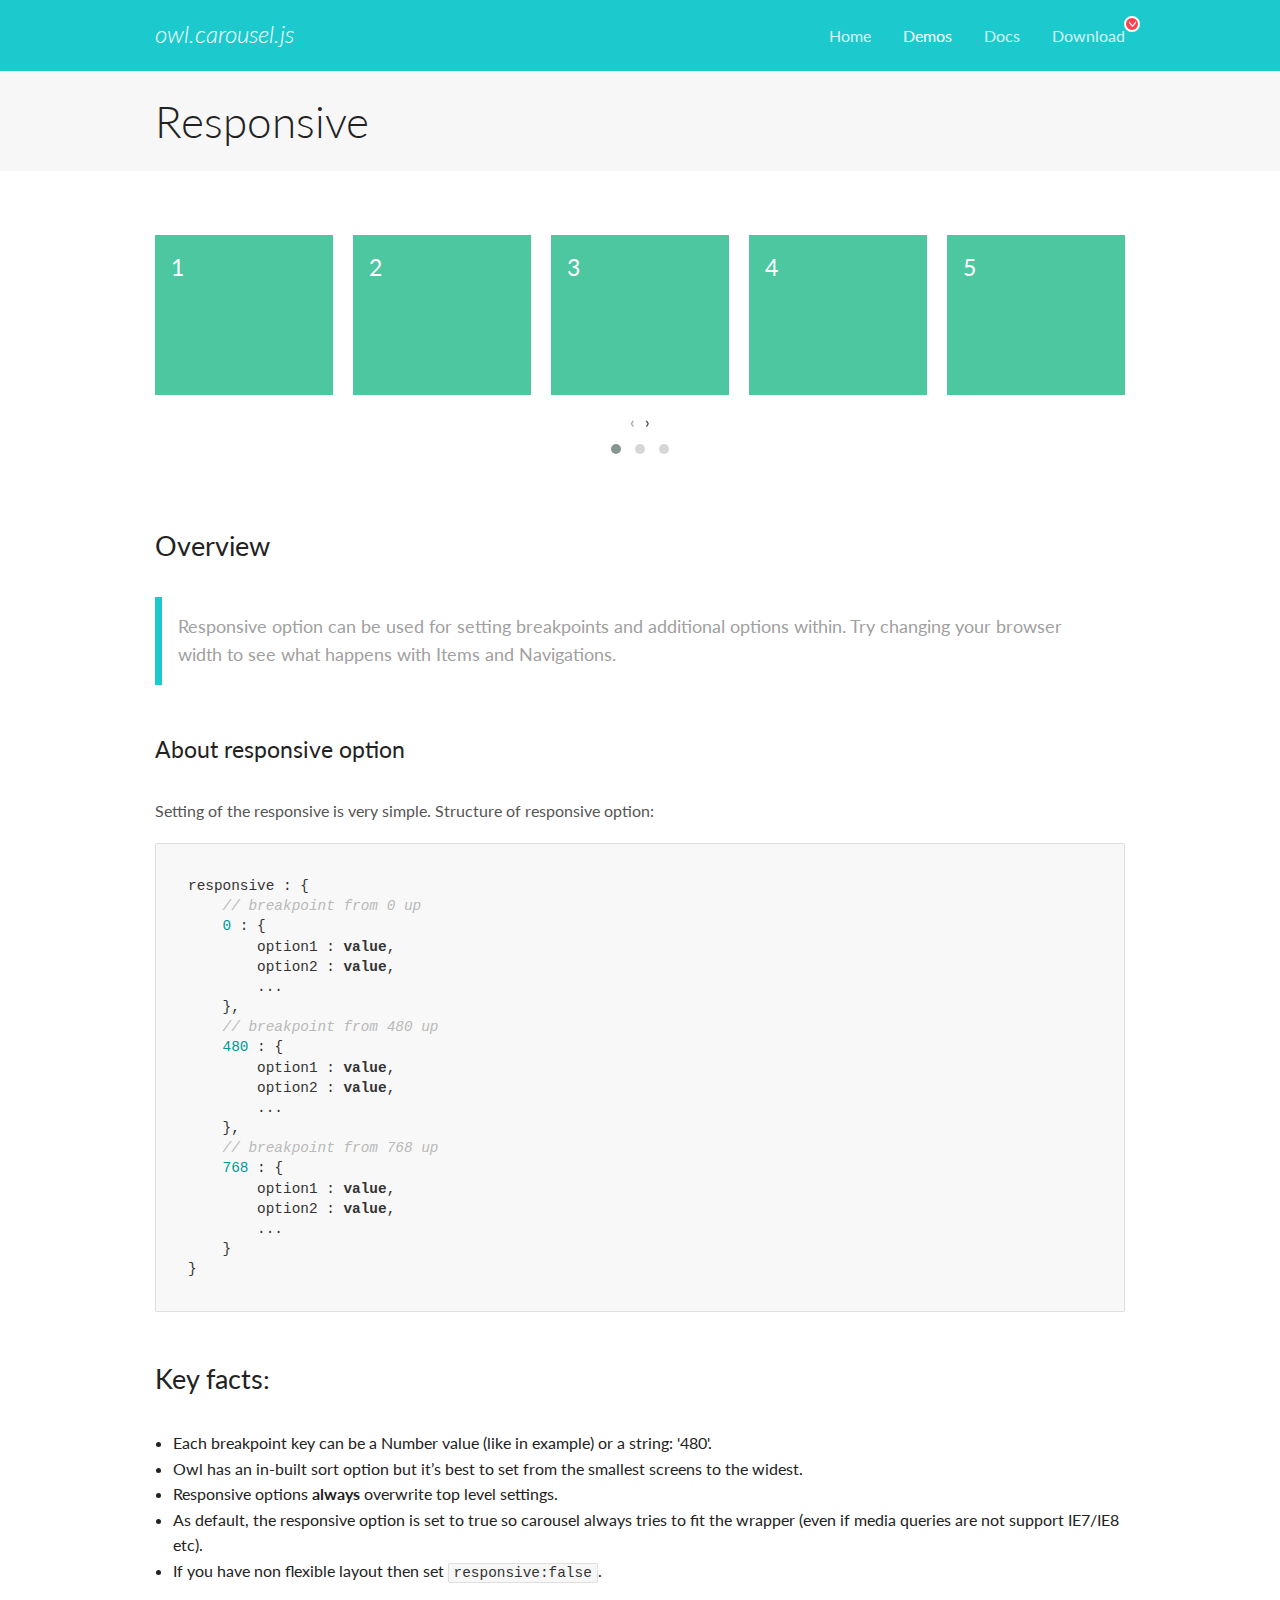
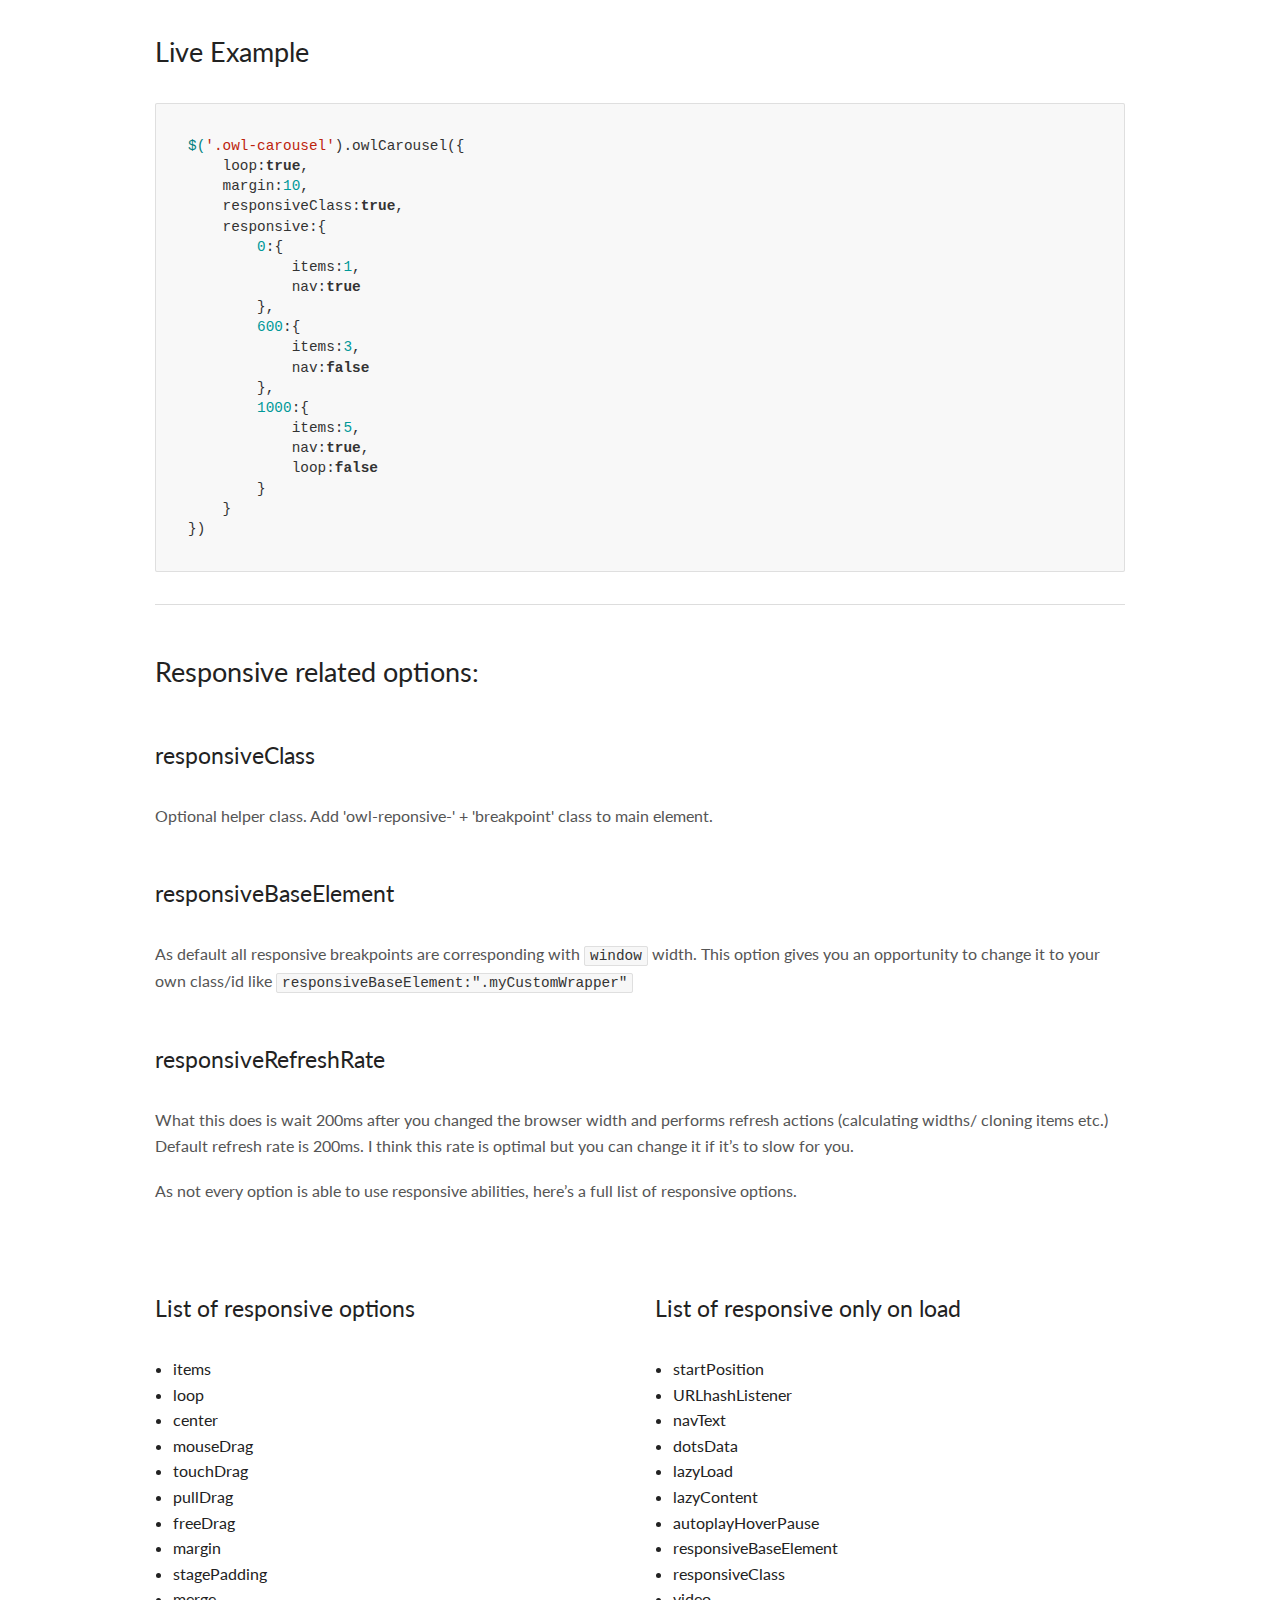
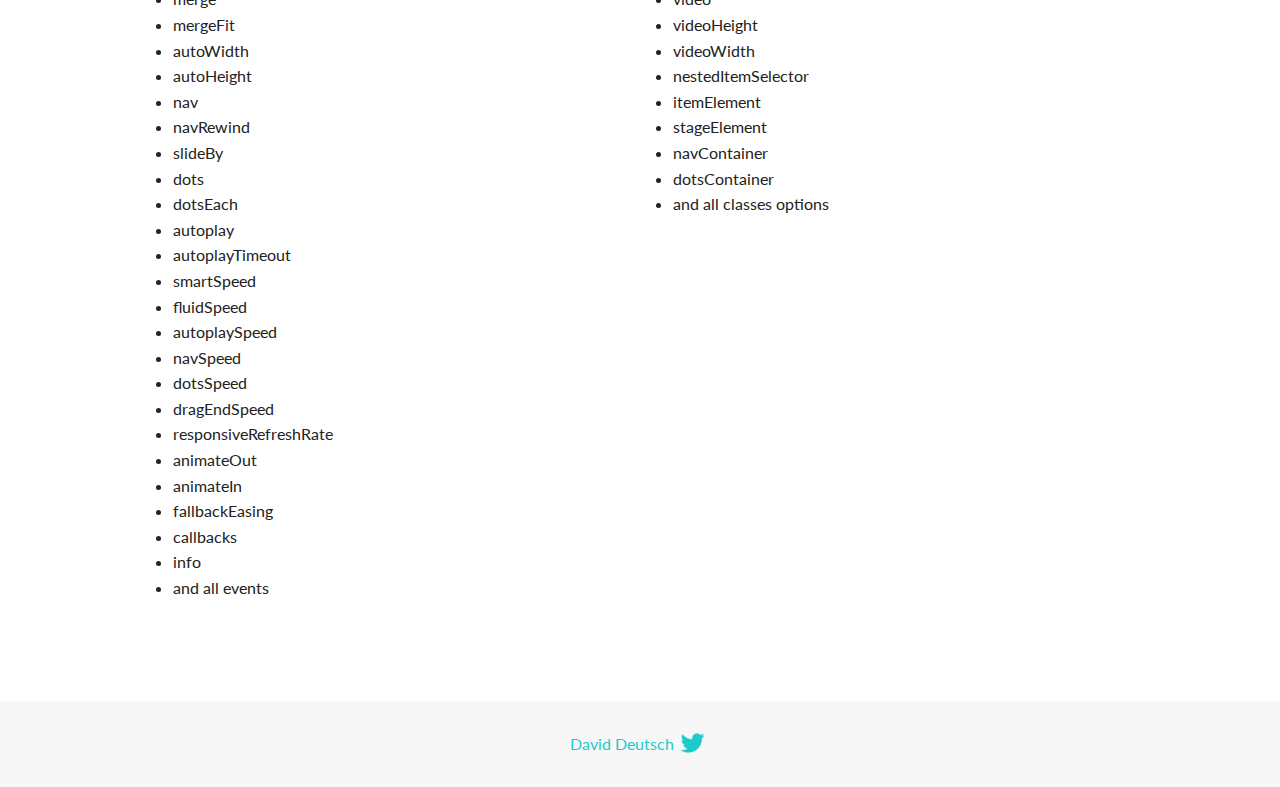
<file: OwlCarousel2-2.3.4/docs/demos/responsive.html>
<!DOCTYPE html>
<html lang="en">
  <head>

    <!-- head -->
    <meta charset="utf-8">
    <meta name="msapplication-tap-highlight" content="no" />
    <meta name="viewport" content="width=device-width, initial-scale=1.0" />
    <meta name="description" content="How to use responsive options">
    <meta name="author" content="David Deutsch">
    <title>
      Responsive Demo | Owl Carousel | 2.3.4
    </title>

    <!-- Stylesheets -->
    <link href='https://fonts.googleapis.com/css?family=Lato:300,400,700,400italic,300italic' rel='stylesheet' type='text/css'>
    <link rel="stylesheet" href="../assets/css/docs.theme.min.css">

    <!-- Owl Stylesheets -->
    <link rel="stylesheet" href="../assets/owlcarousel/assets/owl.carousel.min.css">
    <link rel="stylesheet" href="../assets/owlcarousel/assets/owl.theme.default.min.css">

    <!-- HTML5 shim and Respond.js IE8 support of HTML5 elements and media queries -->

    <!--[if lt IE 9]>
      <script src="https://oss.maxcdn.com/libs/html5shiv/3.7.0/html5shiv.js"></script>
      <script src="https://oss.maxcdn.com/libs/respond.js/1.3.0/respond.min.js"></script>
    <![endif]-->

    <!-- Favicons -->
    <link rel="apple-touch-icon-precomposed" sizes="144x144" href="../assets/ico/apple-touch-icon-144-precomposed.png">
    <link rel="shortcut icon" href="../assets/ico/favicon.png">
    <link rel="shortcut icon" href="favicon.ico">

    <!-- Yeah i know js should not be in header. Its required for demos.-->

    <!-- javascript -->
    <script src="../assets/vendors/jquery.min.js"></script>
    <script src="../assets/owlcarousel/owl.carousel.js"></script>
  </head>
  <body>

    <!-- header -->
    <header class="header">
      <div class="row">
        <div class="large-12 columns">
          <div class="brand left">
            <h3>
              <a href="/OwlCarousel2/">owl.carousel.js</a> 
            </h3>
          </div>
          <a id="toggle-nav" class="right">
            <span></span> <span></span> <span></span> 
          </a> 
          <div class="nav-bar">
            <ul class="clearfix">
              <li> <a href="/OwlCarousel2/index.html">Home</a>  </li>
              <li class="active">
                <a href="/OwlCarousel2/demos/demos.html">Demos</a> 
              </li>
              <li> <a href="/OwlCarousel2/docs/started-welcome.html">Docs</a>  </li>
              <li>
                <a href="https://github.com/OwlCarousel2/OwlCarousel2/archive/2.3.4.zip">Download</a> 
                <span class="download"></span> 
              </li>
            </ul>
          </div>
        </div>
      </div>
    </header>

    <!-- title -->
    <section class="title">
      <div class="row">
        <div class="large-12 columns">
          <h1>Responsive</h1>
        </div>
      </div>
    </section>

    <!--  Demos -->
    <section id="demos">
      <div class="row">
        <div class="large-12 columns">
          <div class="owl-carousel owl-theme">
            <div class="item">
              <h4>1</h4>
            </div>
            <div class="item">
              <h4>2</h4>
            </div>
            <div class="item">
              <h4>3</h4>
            </div>
            <div class="item">
              <h4>4</h4>
            </div>
            <div class="item">
              <h4>5</h4>
            </div>
            <div class="item">
              <h4>6</h4>
            </div>
            <div class="item">
              <h4>7</h4>
            </div>
            <div class="item">
              <h4>8</h4>
            </div>
            <div class="item">
              <h4>9</h4>
            </div>
            <div class="item">
              <h4>10</h4>
            </div>
            <div class="item">
              <h4>11</h4>
            </div>
            <div class="item">
              <h4>12</h4>
            </div>
          </div>
          <h3 id="overview">Overview</h3>
          <blockquote>
            <p>Responsive option can be used for setting breakpoints and additional options within. Try changing your browser width to see what happens with Items and Navigations.</p>
          </blockquote>
          <h4 id="about-responsive-option">About responsive option</h4>
          <p>Setting of the responsive is very simple. Structure of responsive option:</p>
          <pre><code>responsive : {
    // breakpoint from 0 up
    0 : {
        option1 : value,
        option2 : value,
        ...
    },
    // breakpoint from 480 up
    480 : {
        option1 : value,
        option2 : value,
        ...
    },
    // breakpoint from 768 up
    768 : {
        option1 : value,
        option2 : value,
        ...
    }
}</code></pre>
          <h3 id="key-facts-">Key facts:</h3>
          <ul>
            <li>Each breakpoint key can be a Number value (like in example) or a string: &#39;480&#39;.</li>
            <li>Owl has an in-built sort option but it’s best to set from the smallest screens to the widest.</li>
            <li>Responsive options <strong>always</strong>  overwrite top level settings.</li>
            <li>As default, the responsive option is set to true so carousel always tries to fit the wrapper (even if media queries are not support IE7/IE8 etc).</li>
            <li>If you have non flexible layout then set <code>responsive:false</code>.</li>
          </ul>
          <h3 id="live-example">Live Example</h3>
          <pre><code>$(&#39;.owl-carousel&#39;).owlCarousel({
    loop:true,
    margin:10,
    responsiveClass:true,
    responsive:{
        0:{
            items:1,
            nav:true
        },
        600:{
            items:3,
            nav:false
        },
        1000:{
            items:5,
            nav:true,
            loop:false
        }
    }
})</code></pre>
          <hr>
          <h3 id="responsive-related-options-">Responsive related options:</h3>
          <h4 id="responsiveclass">responsiveClass</h4>
          <p>Optional helper class. Add &#39;owl-reponsive-&#39; + &#39;breakpoint&#39; class to main element.</p>
          <h4 id="responsivebaseelement">responsiveBaseElement</h4>
          <p>As default all responsive breakpoints are corresponding with <code>window</code> width. This option gives you an opportunity to change it to your own class/id like <code>responsiveBaseElement:&quot;.myCustomWrapper&quot;</code></p>
          <h4 id="responsiverefreshrate">responsiveRefreshRate</h4>
          <p>What this does is wait 200ms after you changed the browser width and performs refresh actions (calculating widths/ cloning items etc.) Default refresh rate is 200ms. I think this rate is optimal but you can change it if it’s to slow for you.</p>
          <p>As not every option is able to use responsive abilities, here’s a full list of responsive options.</p>
          <p>
            <div class="row">
          </p>
          <div class="large-6 columns">
            <h4 id="list-of-responsive-options">List of responsive options</h4>
            <ul>
              <li>items</li>
              <li>loop</li>
              <li>center</li>
              <li>mouseDrag</li>
              <li>touchDrag</li>
              <li>pullDrag</li>
              <li>freeDrag</li>
              <li>margin</li>
              <li>stagePadding</li>
              <li>merge</li>
              <li>mergeFit</li>
              <li>autoWidth</li>
              <li>autoHeight</li>
              <li>nav</li>
              <li>navRewind</li>
              <li>slideBy</li>
              <li>dots</li>
              <li>dotsEach</li>
              <li>autoplay</li>
              <li>autoplayTimeout</li>
              <li>smartSpeed</li>
              <li>fluidSpeed</li>
              <li>autoplaySpeed</li>
              <li>navSpeed</li>
              <li>dotsSpeed</li>
              <li>dragEndSpeed</li>
              <li>responsiveRefreshRate</li>
              <li>animateOut</li>
              <li>animateIn</li>
              <li>fallbackEasing</li>
              <li>callbacks</li>
              <li>info</li>
              <li>and all events</li>
            </ul>
          </div>
          <div class="large-6 columns">
            <h4 id="list-of-responsive-only-on-load">List of responsive only on load</h4>
            <ul>
              <li>startPosition</li>
              <li>URLhashListener</li>
              <li>navText</li>
              <li>dotsData</li>
              <li>lazyLoad</li>
              <li>lazyContent</li>
              <li>autoplayHoverPause</li>
              <li>responsiveBaseElement</li>
              <li>responsiveClass</li>
              <li>video</li>
              <li>videoHeight</li>
              <li>videoWidth</li>
              <li>nestedItemSelector</li>
              <li>itemElement</li>
              <li>stageElement</li>
              <li>navContainer</li>
              <li>dotsContainer</li>
              <li>and all classes options</li>
            </ul>
          </div>
          </div>
          <script>
            $(document).ready(function() {
              $('.owl-carousel').owlCarousel({
                loop: true,
                margin: 10,
                responsiveClass: true,
                responsive: {
                  0: {
                    items: 1,
                    nav: true
                  },
                  600: {
                    items: 3,
                    nav: false
                  },
                  1000: {
                    items: 5,
                    nav: true,
                    loop: false,
                    margin: 20
                  }
                }
              })
            })
          </script>
        </div>
      </div>
    </section>

    <!-- footer -->
    <footer class="footer">
      <div class="row">
        <div class="large-12 columns">
          <h5>
            <a href="/OwlCarousel2/docs/support-contact.html">David Deutsch</a> 
            <a id="custom-tweet-button" href="https://twitter.com/share?url=https://github.com/OwlCarousel2/OwlCarousel2&text=Owl Carousel - This is so awesome! " target="_blank"></a> 
          </h5>
        </div>
      </div>
    </footer>

    <!-- vendors -->
    <script src="../assets/vendors/highlight.js"></script>
    <script src="../assets/js/app.js"></script>
  </body>
</html>
</file>
<file: static/css/style.css>
.carousel-control-prev-icon, .carousel-control-next-icon{
    display:inline-block;
    width:20px;
    height:20px;}
.carousel-control-prev-icon{


    background:no-repeat 50%/100% 100%
    background-image:url("data:image/svg+xml,%3csvg xmlns='http://www.w3.org/2000/svg' fill='%23fff' viewBox='0 0 8 8'%3e%3cpath d='M5.25 0l-4 4 4 4 1.5-1.5-2.5-2.5 2.5-2.5-1.5-1.5z'/%3e%3c/svg%3e")}
.carousel-control-next-icon{
    position: static;
    left: 100px;
    /* background:no-repeat 50%/100% 100% */
    background-image:url("data:image/svg+xml,%3csvg xmlns='http://www.w3.org/2000/svg' viewBox='0 0 8 8'%3e%3cpath d='M2.75 0l-1.5 1.5 2.5 2.5-2.5 2.5 1.5 1.5 4-4-4-4z'/%3e%3c/svg%3e")}
.carousel-item{
    /* style="overflow-x:auto;" */
    position:relative;
    display:none;
    float:center;
    width:100%;
    margin-right:-100%;
    -webkit-backface-visibility:hidden;
    backface-visibility:hidden;
    transition:-webkit-transform .6s ease-in-out;
    transition:transform .6s ease-in-out;
    transition:transform .6s ease-in-out,-webkit-transform .6s ease-in-out}
@media (prefers-reduced-motion:reduce){
    .carousel-item{
        transition:none}}
.carousel-item-next,.carousel-item-prev,.carousel-item.active{
        display:block}
.active.carousel-item-right,.carousel-item-next:not(.carousel-item-left){
    -webkit-transform:translateX(100%);
    transform:translateX(100%)}
.active.carousel-item-left,.carousel-item-prev:not(.carousel-item-right){
    -webkit-transform:translateX(-100%);
    transform:translateX(-100%)}
.carousel-fade .carousel-item{
    opacity:0;
    transition-property:opacity;
    -webkit-transform:none;
    transform:none}
.carousel-fade .carousel-item-next.carousel-item-left,.carousel-fade .carousel-item-prev.carousel-item-right,.carousel-fade .carousel-item.active{
    z-index:1;
    opacity:1}
.carousel-fade .active.carousel-item-left,.carousel-fade .active.carousel-item-right{
    z-index:0;
    opacity:0;
    transition:0s .6s opacity}
@media (prefers-reduced-motion:reduce){
    .carousel-fade .active.carousel-item-left,.carousel-fade .active.carousel-item-right{
        transition:none}}


.smart-scroll{
  position: fixed;
  top: 0;
  right: 0;
  left: 0;
  z-index: 1030;
}
.scrolled-down{
   transform:translateY(-100%); transition: all 0.3s ease-in-out;
}
.scrolled-up{
   transform:translateY(0); transition: all 0.3s ease-in-out;
}


/* .owl-carousel .owl-theme .item{
    width: 100%;
    height: 30%;
} */
</file>
<file: static/css/templatemo-softy-pinko.css>
/*

Softy Pinko

https://templatemo.com/tm-535-softy-pinko

*/
/* ---------------------------------------------
Table of contents
------------------------------------------------
01. font & reset css
02. reset
03. global styles
04. header
05. welcome
06. features
07. team
08. pricing
09. blog
10. contact
11. footer
12. preloader

--------------------------------------------- */
/* 
---------------------------------------------
font & reset css
--------------------------------------------- 
*/
@import url("https://fonts.googleapis.com/css?family=Raleway:100,300,400,500,700,900");
/* 
---------------------------------------------
reset
--------------------------------------------- 
*/
html, body, div, span, applet, object, iframe, h1, h2, h3, h4, h5, h6, p, blockquote, div
pre, a, abbr, acronym, address, big, cite, code, del, dfn, em, font, img, ins, kbd, q,
s, samp, small, strike, strong, sub, sup, tt, var, b, u, i, center, dl, dt, dd, ol, ul, li,
figure, header, nav, section, article, aside, footer, figcaption {
  margin: 0;
  padding: 0;
  border: 0;
  outline: 0;
}

.clearfix:after {
  content: ".";
  display: block;
  clear: both;
  visibility: hidden;
  line-height: 0;
  height: 0;
}

.clearfix {
  display: inline-block;
}

html[xmlns] .clearfix {
  display: block;
}

* html .clearfix {
  height: 1%;
}

ul, li {
  padding: 0;
  margin: 0;
  list-style: none;
}

header, nav, section, article, aside, footer, hgroup {
  display: block;
}

* {
  box-sizing: border-box;
}

html, body {
  font-family: "Raleway", sans-serif;
  font-weight: 400;
  background-color: #fff;
  font-size: 16px;
  -ms-text-size-adjust: 100%;
  -webkit-font-smoothing: antialiased;
  -moz-osx-font-smoothing: grayscale;
}

a {
  text-decoration: none !important;
}

h1, h2, h3, h4, h5, h6 {
  margin-top: 0px;
  margin-bottom: 0px;
}

ul {
  margin-bottom: 0px;
}

/* 
---------------------------------------------
global styles
--------------------------------------------- 
*/
html,
body {
  background: #fff;
  font-family: "Raleway", sans-serif;
}

::selection {
  background: #ff589e;
  color: #fff;
}

::-moz-selection {
  background: #ff589e;
  color: #fff;
}

.section {
  position: relative;
  padding-top: 100px;
  padding-bottom: 80px;
}

.section.colored {
  background: #f2f2fe;
}

.hr {
  bottom: 0px;
  width: 100%;
  height: 1px;
  margin-top: 100px;
  border-bottom: 1px solid #eee;
}

.left-heading.light .section-title {
  color: #ffffff;
}

.left-heading .section-title {
  font-weight: 500;
  font-size: 24px;
  line-height: 42px;
  color: #1e1e1e;
  letter-spacing: 0.25px;
  margin-bottom: 30px;
  position: relative;
}

.center-heading {
  text-align: center;
}

.center-heading .section-title {
  font-weight: 500;
  font-size: 28px;
  color: #1e1e1e;
  letter-spacing: 1.75px;
  line-height: 38px;
  margin-bottom: 20px;
}

.center-heading.colored .section-title {
  color: #ffffff;
}

.center-text {
  text-align: center;
  font-weight: 400;
  font-size: 16px;
  color: #777;
  line-height: 28px;
  letter-spacing: 1px;
  margin-bottom: 50px;
}

.center-text.colored {
  color: #fff;
}

.center-text p {
  font-size: 15px;
  color: #777;
  margin-bottom: 30px;
}

.left-text {
  font-weight: 400;
  font-size: 16px;
  color: #777;
  line-height: 28px;
  letter-spacing: 1px;
}

.left-text.light {
  color: #fff;
}

.left-text p {
  margin-bottom: 30px;
}

.left-text p.dark {
  color: #3B566E;
}

.padding-bottom-top-60 {
  padding-top: 60px !important;
  padding-bottom: 60px !important;
}

.padding-bottom-80 {
  padding-bottom: 80px !important;
}

.padding-bottom-100 {
  padding-bottom: 100px !important;
}

.border-bottom {
  border-bottom: 1px solid #eee !important;
}

.mbottom-30 {
  margin-bottom: 30px !important;
}

.align-self-center {
  -ms-flex-item-align: center !important;
  align-self: center !important;
}

.align-self-bottom {
  -ms-flex-item-align: flex-end !important;
  align-self: flex-end !important;
}

.padding-bottom-0 {
  padding-bottom: 0px !important;
}

.padding-top-0 {
  padding-top: 0px !important;
}

.padding-top-80 {
  padding-top: 80px !important;
}

.padding-top-70 {
  padding-top: 70px !important;
}

.padding-top-20 {
  padding-top: 20px !important;
}

.margin-bottom-0 {
  margin-bottom: 0px !important;
}

.margin-bottom-30 {
  margin-bottom: 30px !important;
}

.margin-top-30 {
  margin-top: 30px !important;
}

.margin-top-15 {
  margin-top: 15px !important;
}

.margin-bottom-45 {
  margin-bottom: 45px !important;
}

.margin-bottom-20 {
  margin-bottom: 20px !important;
}

.margin-bottom-60 {
  margin-bottom: 60px !important;
}

.margin-bottom-100 {
  margin-bottom: 100px !important;
}

@media (max-width: 991px) {
  html, body {
    overflow-x: hidden;
  }
  .mobile-top-fix {
    margin-top: 30px;
    margin-bottom: 0px;
  }
  .mobile-bottom-fix {
    margin-bottom: 30px;
  }
  .mobile-bottom-fix-big {
    margin-bottom: 60px;
  }
}

a.main-button-slider {
  font-size: 13px;
  border-radius: 20px;
  padding: 12px 20px;
  background-color: #ff589e;
  text-transform: uppercase;
  color: #fff;
  letter-spacing: 0.25px;
  -webkit-transition: all 0.3s ease 0s;
  -moz-transition: all 0.3s ease 0s;
  -o-transition: all 0.3s ease 0s;
  transition: all 0.3s ease 0s;
}

a.main-button-slider:hover {
  background-color: #8261ee;
}

a.main-button {
  font-size: 13px;
  border-radius: 20px;
  padding: 12px 20px;
  background-color: #8261ee;
  text-transform: uppercase;
  color: #fff;
  letter-spacing: 0.25px;
  -webkit-transition: all 0.3s ease 0s;
  -moz-transition: all 0.3s ease 0s;
  -o-transition: all 0.3s ease 0s;
  transition: all 0.3s ease 0s;
}

a.main-button:hover {
  background-color: #ff589e;
}

button.main-button {
  outline: none;
  border: none;
  cursor: pointer;
  font-size: 13px;
  border-radius: 20px;
  padding: 12px 20px;
  background-color: #8261ee;
  text-transform: uppercase;
  color: #fff;
  letter-spacing: 0.25px;
  -webkit-transition: all 0.3s ease 0s;
  -moz-transition: all 0.3s ease 0s;
  -o-transition: all 0.3s ease 0s;
  transition: all 0.3s ease 0s;
}

button.main-button:hover {
  background-color: #ff589e;
}


/* 
---------------------------------------------
header
--------------------------------------------- 
*/
.header-area {
  position: fixed;
  top: 30px;
  left: 0px;
  right: 0px;
  z-index: 100;
  height: 100px;
  -webkit-transition: all 0.3s ease 0s;
  -moz-transition: all 0.3s ease 0s;
  -o-transition: all 0.3s ease 0s;
  transition: all 0.3s ease 0s;
}

.header-area .main-nav {
  box-shadow: 0px 0px 15px rgba(0,0,0,0.1);
  border-radius: 40px;
  min-height: 80px;
  background: #fff;
}

.header-area .main-nav .logo {
  float: left;
  margin-top: 37px;
  -webkit-transition: all 0.3s ease 0s;
  -moz-transition: all 0.3s ease 0s;
  -o-transition: all 0.3s ease 0s;
  transition: all 0.3s ease 0s;
  margin-left: 30px;
}

.header-area .main-nav .logo img {
  -webkit-transition: all 0.3s ease 0s;
  -moz-transition: all 0.3s ease 0s;
  -o-transition: all 0.3s ease 0s;
  transition: all 0.3s ease 0s;
}

.header-area .main-nav .nav {
  float: right;
  margin-top: 27px;
  margin-left: 0px;
  margin-right: 30px;
  -webkit-transition: all 0.3s ease 0s;
  -moz-transition: all 0.3s ease 0s;
  -o-transition: all 0.3s ease 0s;
  transition: all 0.3s ease 0s;
  position: relative;
  z-index: 999;
}

.header-area .main-nav .nav li {
  padding-left: 20px;
  padding-right: 20px;
}

.header-area .main-nav .nav li:last-child {
  padding-right: 0px;
}

.header-area .main-nav .nav li a {
  display: block;
  font-weight: 500;
  font-size: 13px;
  color: #fff;
  -webkit-transition: all 0.3s ease 0s;
  -moz-transition: all 0.3s ease 0s;
  -o-transition: all 0.3s ease 0s;
  transition: all 0.3s ease 0s;
  height: 40px;
  line-height: 40px;
  border: transparent;
  letter-spacing: 1px;
}

.header-area .main-nav .nav li a:hover {
  color: #ff589e;
}

.header-area .main-nav .menu-trigger {
  cursor: pointer;
  display: block;
  position: absolute;
  top: 23px;
  width: 32px;
  height: 40px;
  text-indent: -9999em;
  z-index: 99;
  right: 40px;
  display: none;
}

.header-area .main-nav .menu-trigger span,
.header-area .main-nav .menu-trigger span:before,
.header-area .main-nav .menu-trigger span:after {
  -moz-transition: all 0.4s;
  -o-transition: all 0.4s;
  -webkit-transition: all 0.4s;
  transition: all 0.4s;
  background-color: #3B566E;
  display: block;
  position: absolute;
  width: 30px;
  height: 2px;
  left: 0;
}

.header-area .main-nav .menu-trigger span:before,
.header-area .main-nav .menu-trigger span:after {
  -moz-transition: all 0.4s;
  -o-transition: all 0.4s;
  -webkit-transition: all 0.4s;
  transition: all 0.4s;
  background-color: #3B566E;
  display: block;
  position: absolute;
  width: 30px;
  height: 2px;
  left: 0;
  width: 75%;
}

.header-area .main-nav .menu-trigger span:before,
.header-area .main-nav .menu-trigger span:after {
  content: "";
}

.header-area .main-nav .menu-trigger span {
  top: 16px;
}

.header-area .main-nav .menu-trigger span:before {
  -moz-transform-origin: 33% 100%;
  -ms-transform-origin: 33% 100%;
  -webkit-transform-origin: 33% 100%;
  transform-origin: 33% 100%;
  top: -10px;
  z-index: 10;
}

.header-area .main-nav .menu-trigger span:after {
  -moz-transform-origin: 33% 0;
  -ms-transform-origin: 33% 0;
  -webkit-transform-origin: 33% 0;
  transform-origin: 33% 0;
  top: 10px;
}

.header-area .main-nav .menu-trigger.active span,
.header-area .main-nav .menu-trigger.active span:before,
.header-area .main-nav .menu-trigger.active span:after {
  background-color: transparent;
  width: 100%;
}

.header-area .main-nav .menu-trigger.active span:before {
  -moz-transform: translateY(6px) translateX(1px) rotate(45deg);
  -ms-transform: translateY(6px) translateX(1px) rotate(45deg);
  -webkit-transform: translateY(6px) translateX(1px) rotate(45deg);
  transform: translateY(6px) translateX(1px) rotate(45deg);
  background-color: #3B566E;
}

.header-area .main-nav .menu-trigger.active span:after {
  -moz-transform: translateY(-6px) translateX(1px) rotate(-45deg);
  -ms-transform: translateY(-6px) translateX(1px) rotate(-45deg);
  -webkit-transform: translateY(-6px) translateX(1px) rotate(-45deg);
  transform: translateY(-6px) translateX(1px) rotate(-45deg);
  background-color: #3B566E;
}

.header-area.header-sticky {
  min-height: 80px;
}

.header-area.header-sticky .logo {
  margin-top: 25px;
}

.header-area.header-sticky .nav {
  margin-top: 20px !important;
}

.header-area.header-sticky .nav li a {
  color: #1e1e1e;
}

.header-area.header-sticky .nav li a.active {
  color: #ff589e;
}

@media (max-width: 1200px) {
  .header-area .main-nav .nav li {
    padding-left: 12px;
    padding-right: 12px;
  }
  .header-area .main-nav:before {
    display: none;
  }
}

@media (max-width: 991px) {
  .header-area {
    padding: 0px 15px;
    height: 80px;
    box-shadow: none;
    text-align: center;
  }
  .header-area .container {
    padding: 0px;
  }
  .header-area .logo {
    margin-top: 27px !important;
    margin-left: 30px;
  }
  .header-area .menu-trigger {
    display: block !important;
  }
  .header-area .main-nav {
    overflow: hidden;
  }
  .header-area .main-nav .nav {
    float: none;
    width: 100%;
    margin-top: 80px !important;
    display: none;
    -webkit-transition: all 0s ease 0s;
    -moz-transition: all 0s ease 0s;
    -o-transition: all 0s ease 0s;
    transition: all 0s ease 0s;
    margin-left: 0px;
  }
  .header-area .main-nav .nav li:first-child {
    border-top: 1px solid #eee;
  }
  .header-area .main-nav .nav li {
    width: 100%;
    background: #fff;
    border-bottom: 1px solid #eee;
    padding-left: 0px !important;
    padding-right: 0px !important;
  }
  .header-area .main-nav .nav li a {
    height: 50px !important;
    line-height: 50px !important;
    padding: 0px !important;
    border: none !important;
    background: #fff !important;
    color: #3B566E !important;
  }
  .header-area .main-nav .nav li a:hover {
    background: #eee !important;
  }
}

/* @media (min-width: 992px) {
  .header-area .main-nav .nav {
    display: flex !important;
  }
} */

/* 
---------------------------------------------
welcome
--------------------------------------------- 
*/
.welcome-area {
  overflow: hidden;
  position: relative;
  display: flex;
  align-items: center;
  justify-content: center;
  background-image: url(../images/banner-bg.png);
  background-repeat: no-repeat;
  background-position: center center;
  background-size: cover; 
  height: 100vh;
}

.welcome-area .header-text {
  position: absolute;
  top: 50%;
  transform: translateY(-55%);
  text-align: center;
  width: 100%;
}

.welcome-area .header-text h1 {
  font-weight: 500;
  font-size: 36px;
  line-height: 54px;
  letter-spacing: 1.4px;
  margin-bottom: 30px;
  color: #fff;
}

.welcome-area .header-text p {
  font-weight: 400;
  font-size: 15px;
  color: #fff;
  line-height: 28px;
  letter-spacing: 0.25px;
  margin-bottom: 40px;
  position: relative;
}

@media (max-width: 991px) {
  .welcome-area .header-text {
    top: 65% !important;
    transform: perspective(1px) translateY(-60%) !important;
    text-align: center;
  }
  .welcome-area .header-text h1 {
    text-align: center;
    color: #fff;
    margin-bottom: 15px;
  }
  .welcome-area .header-text h1 span {
    color: #fff;
  }
  .welcome-area .header-text p {
    text-align: center;
    color: #fff;
    margin-bottom: 20px;
  }
}

@media (max-width: 820px) {
  .welcome-area .header-text {
    top: 65% !important;
    transform: perspective(1px) translateY(-60%) !important;
  }
   .welcome-area .header-text h1 {
    font-size: 22px;
    line-height: 30px;
    margin-bottom: 15px;
  }
  .welcome-area .header-text p {
    margin-bottom: 20px;
  }
}

@media (max-width: 765px) {
  .welcome-area {
    margin-bottom: 100px;
  }
  .welcome-area .header-text {
    top: 50% !important;
    transform: perspective(1px) translateY(-50%) !important;
    text-align: center;
  }
  .welcome-area .header-text .buttons {
    display: none;
  }
  .welcome-area .header-text h1 {
    font-weight: 600;
    font-size: 24px !important;
    line-height: 30px !important;
    margin-bottom: 30px !important;
  }
  .welcome-area .header-text h1 span {
    color: #fff;
  }
  .welcome-area .header-text p {
    text-align: center;
    color: #fff;
    font-size: 14px;
    line-height: 22px;
    margin-bottom: 40px;
  }
}


/* 
---------------------------------------------
features
--------------------------------------------- 
*/
.features-small-item {
  cursor: pointer;
  display: block;
  background: #FFFFFF;
  box-shadow: 0 2px 48px 0 rgba(0, 0, 0, 0.10);
  -webkit-border-radius: 20px;
  -moz-border-radius: 20px;
  border-radius: 20px;
  padding: 30px;
  text-align: center;
  -webkit-transition: all 0.3s ease 0s;
  -moz-transition: all 0.3s ease 0s;
  -o-transition: all 0.3s ease 0s;
  transition: all 0.3s ease 0s;
  position: relative;
  margin-bottom: 30px;
}

.features-small-item:hover .icon {
  background-color: #ff589e;
}

.features-small-item .icon {
  -webkit-transition: all 0.3s ease 0s;
  -moz-transition: all 0.3s ease 0s;
  -o-transition: all 0.3s ease 0s;
  transition: all 0.3s ease 0s;
  width: 90px;
  height: 90px;
  line-height: 90px;
  margin: auto;
  position: relative;
  margin-bottom: 30px;
  background: #8261ee;
  -webkit-border-radius: 50%;
  -moz-border-radius: 50%;
  border-radius: 50%;
}

.features-small-item .icon i {
  font-size: 18px;
  color: #fff;
}

.features-small-item .features-title {
  font-weight: 500;
  font-size: 18px;
  color: #1e1e1e;
  letter-spacing: 0.7px;
  margin-bottom: 15px;
  position: relative;
  z-index: 2;
}

.features-small-item p {
  font-weight: 400;
  font-size: 13px;
  color: #777;
  letter-spacing: 0.5px;
  line-height: 25px;
  position: relative;
  z-index: 2;
}

.features-small-item a {
  float: right;
  position: relative;
  z-index: 2;
}

.home-feature {
  padding-bottom: 0px;
  padding-top: 30px;
  margin-top: -220px;
  z-index: 9;
}

@media (max-width: 991px) {
  .home-feature {
    padding-bottom: 0px;
    padding-top: 0px;
    margin-top: 0px;
  }
}

/* 
---------------------------------------------
parallax & home seperator
--------------------------------------------- 
*/
.mini {
  min-height: 215px;
  overflow: hidden;
  position: relative;
  padding-top: 90px;
  padding-bottom: 90px;
}

.mini:before {
  content: '';
  position: absolute;
  width: 140%;
  height: 140%;
  opacity: .95;
  background-repeat: no-repeat;
  background-size: cover;
  background-position: center center;
  background-image: url(../images/work-process-bg.png);
  z-index: 2;
  top: -20%;
  left: -20%;
}

.mini .mini-content {
  position: relative;
  z-index: 3;
}

.mini .mini-content .info {
  text-align: center;
  color: #fff;
  padding-top: 20px;
  padding-bottom: 20px;
}

.mini .mini-content .info small {
  display: block;
  font-weight: 400;
  font-size: 13px;
  margin-bottom: 5px;
}

.mini .mini-content .info strong {
  font-weight: 700;
  font-size: 17px;
  margin-bottom: 40px;
  display: block;
}

.mini .mini-content .info h1 {
  color: #fff;
  font-weight: 500;
  font-size: 28px;
  letter-spacing: 0.25px;
  margin-bottom: 30px;
}

.mini .mini-content .info p {
  letter-spacing: 1px;
  margin-bottom: 40px;
  color: #fff;
  letter-spacing: 0.25px;
  line-height: 26px;
  font-weight: 400;
  font-size: 15px;
}

.mini .mini-content .info p span {
  text-decoration: underline;
}

.mini .mini-content .mini-box {
  display: block;
  background: #fff;
  padding: 20px;
  border-radius: 20px;
  box-shadow: 0 2px 48px 0 rgba(0, 0, 0, 0.08);
  margin-bottom: 30px;
  position: relative;
  -webkit-transition: all 0.3s ease 0s;
  -moz-transition: all 0.3s ease 0s;
  -o-transition: all 0.3s ease 0s;
  transition: all 0.3s ease 0s;
  text-align: center;

}

.mini .mini-content .mini-box:hover {
  margin-top: -10px;
}

.mini .mini-content .mini-box:before {
  content: '';
  position: absolute;
  z-index: -1;
  background: #fff;
  width: 100%;
  opacity: .15;
  height: 100%;
  bottom: -10px;
  left: 0px;
  right: -20px;
  margin: auto;
  border-radius: 20px;
}

.mini .mini-content .mini-box i {
  display: block;
  font-size: 20px;
  margin-bottom: 15px;
  width : 40px !important;
  height: 10% !important;
  margin: 0 auto;
}

.mini .mini-content .mini-box span {
  display: block;
  font-weight: 400;
  font-size: 14px;
  color: #777;
  letter-spacing: .75px;
}

.mini .mini-content .mini-box strong {
  display: block;
  font-weight: 400;
  font-size: 17px;
  color: #1e1e1e;
  letter-spacing: 0.25px;
  margin-bottom: 5px;
  margin-top: 20px;
}

.counter {
  overflow: hidden;
  position: relative;
}

.counter:before {
  content: '';
  position: absolute;
  width: 140%;
  height: 140%;
  opacity: .90;
  background-image: url(../images/fun-facts-bg.png);
  background-repeat: no-repeat;
  background-size: cover;
  background-position: center center;
  z-index: 2;
  top: -20%;
  left: -20%;
}

.counter .content {
  position: relative;
  z-index: 3;
  width: 100%;
}

.counter .content .count-item {
  height: 340px;
  position: relative;
  float: left;
  width: 100%;
}

.counter .content .count-item.decoration-bottom {
  position: relative;
}

.counter .content .count-item.decoration-bottom:after {
  content: '';
  position: absolute;
  width: 70%;
  height: 32px;
  top: 160px;
  left: 70%;
  background: url(../images/circle-dec.png) center center no-repeat;
  -webkit-transition: all 0.3s ease 0s;
  -moz-transition: all 0.3s ease 0s;
  -o-transition: all 0.3s ease 0s;
  transition: all 0.3s ease 0s;
}

.counter .content .count-item.decoration-top {
  position: relative;
}

.counter .content .count-item.decoration-top:after {
  content: '';
  position: absolute;
  width: 70%;
  height: 32px;
  top: 140px;
  left: 70%;
  background: url(../images/circle-dec.png) center center no-repeat;
  -webkit-transition: all 0.3s ease 0s;
  -moz-transition: all 0.3s ease 0s;
  -o-transition: all 0.3s ease 0s;
  transition: all 0.3s ease 0s;
}

.counter .content .count-item:hover strong {
  margin-top: 110px;
}

.counter .content .count-item strong {
  display: block;
  text-align: center;
  font-weight: 600;
  font-size: 36px;
  letter-spacing: 0.25px;
  margin-bottom: 10px;
  color: #fff;
  margin-top: 120px;
  -webkit-transition: all 0.3s ease 0s;
  -moz-transition: all 0.3s ease 0s;
  -o-transition: all 0.3s ease 0s;
  transition: all 0.3s ease 0s;
}

.counter .content .count-item span {
  display: block;
  text-align: center;
  color: #fff;
  font-weight: 500;
  font-size: 17px;
  letter-spacing: 0.25px;
}

@media (max-width: 991px) {
  .parallax {
    padding-top: 60px;
    padding-bottom: 60px;
    min-height: auto;
  }
  .parallax .content {
    position: relative !important;
    top: 0% !important;
    transform: perspective(1px) translateY(0%) !important;
  }
  .counter {
    padding-top: 60px;
    padding-bottom: 60px;
  }
  .counter .content {
    position: relative !important;
    top: 0% !important;
    transform: perspective(1px) translateY(0%) !important;
  }
  .counter .content .count-item {
    height: auto;
    padding-top: 20px;
    padding-bottom: 20px;
  }
  .counter .content .count-item:hover strong {
    margin-top: 0px;
  }
  .counter .content .count-item:before {
    display: none;
  }
  .counter .content .count-item:after {
    display: none;
  }
  .counter .content .count-item strong {
    margin-top: 0px;
  }
}

/* 
---------------------------------------------
team
--------------------------------------------- 
*/
.team-item {
  background: #fff;
  box-shadow: 0 2px 48px 0 rgba(0, 0, 0, 0.10);
  border-radius: 20px;
  position: relative;
  margin-bottom: 30px;
  padding-bottom: 25px;
}

.team-item:hover .team-content .team-info {
  margin-left: 30px;
}

.team-item i {
  display: block;
  margin-left: 25px;
  margin-top: 25px;
  font-size: 30px;
  color: #4E47DE;
  text-align: center;
}

.team-item .user-image {
  width: 60px;
  height: 60px;
  overflow: hidden;
  -webkit-border-radius: 100px;
  -moz-border-radius: 100px;
  border-radius: 100px;
  -webkit-transition: all 0.3s ease 0s;
  -moz-transition: all 0.3s ease 0s;
  -o-transition: all 0.3s ease 0s;
  transition: all 0.3s ease 0s;
  margin-left: 25px;
  float: left;
}

.team-item .team-content {
  text-align: left;
  overflow: hidden;
}

.team-item .team-content .team-info {
  float: left;
  margin-left: 20px;
  margin-top: 8px;
  -webkit-transition: all 0.3s ease 0s;
  -moz-transition: all 0.3s ease 0s;
  -o-transition: all 0.3s ease 0s;
  transition: all 0.3s ease 0s;
}

.team-item .team-content .team-info .user-name {
  display: block;
  font-weight: 400;
  font-size: 17px;
  color: #1e1e1e;
  letter-spacing: 0.25px;
  margin-bottom: 5px;
}

.team-item .team-content .team-info span {
  display: block;
  font-weight: 400;
  font-size: 15px;
  color: #ff589e;
  letter-spacing: 0.25px;
}

.team-item .team-content p {
  margin-top: 25px;
  padding-left: 25px;
  padding-right: 25px;
  margin-bottom: 25px;
  font-weight: 400;
  font-size: 15px;
  color: #777;
  letter-spacing: 0.6px;
  line-height: 26px;
}

/* 
---------------------------------------------
pricing
--------------------------------------------- 
*/
.pricing-item {
  background: #FFFFFF;
  box-shadow: 0 2px 48px 0 rgba(0, 0, 0, 0.1);
  border-radius: 20px;
  margin-bottom: 30px;
  margin-top: 20px;
  padding: 30px 0px 40px 0px;
}

.pricing-item.active .pricing-header {
  position: relative;
}

.pricing-item.active .pricing-header .pricing-title {
  color: #1e1e1e;
}

.pricing-item.active .pricing-body .price-wrapper {
  background-color: #ff589e;
}

.pricing-item.active .pricing-body .price-wrapper .currency {
  color: #fff;
}

.pricing-item.active .pricing-body .price-wrapper .price {
  color: #fff;
}

.pricing-item.active .pricing-body .price-wrapper .period {
  color: #fff;
}

.pricing-item .pricing-header {
  text-align: center;
  display: block;
  position: relative;
  padding-bottom: 10px;
}

.pricing-item .pricing-header .pricing-title {
  font-weight: 500;
  font-size: 17px;
  letter-spacing: 0.25px;
  color: #1e1e1e;
  width: 180px;
  height: 40px;
  line-height: 40px;
  left: 0px;
  right: 0px;
  margin: auto;
}

.pricing-item .pricing-body {
  margin-bottom: 40px;
}

.pricing-item .pricing-body .price-wrapper {
  text-align: center;
  padding-top: 20px;
  padding-bottom: 13px;
  background: #8261ee;
  width: 80%;
  margin: auto;
  margin-bottom: 40px;
  margin-top: 5px;
  border-radius: 20px;
}

.pricing-item .pricing-body .price-wrapper .currency {
  height: 47px;
  font-weight: 500;
  font-size: 32px;
  color: #fff;
  position: relative;
  top: -1px;
}

.pricing-item .pricing-body .price-wrapper .price {
  font-weight: 500;
  font-size: 28px;
  color: #fff;
}

.pricing-item .pricing-body .price-wrapper .period {
  font-weight: 400;
  font-size: 14px;
  color: #fff;
  display: block;
  letter-spacing: 0.88px;
}

.pricing-item .pricing-body .list li {
  text-align: center;
  margin-bottom: 12px;
  font-weight: 400;
  font-size: 13px;
  color: #7a7a7a;
  letter-spacing: 0.25px;
  text-decoration: line-through;
}

.pricing-item .pricing-body .list li.active {
  color: #7a7a7a;
  text-decoration: none;
}

.pricing-item .pricing-footer {
  text-align: center;
  margin-top: 50px;
}

/* 
---------------------------------------------
blog
--------------------------------------------- 
*/
.blog-post-thumb {
  text-align: center;
  margin-bottom: 30px;
}

.blog-post-thumb.big .img {
  height: 400px;
}

.blog-post-thumb .img {
  overflow: hidden;
  border-radius: 20px;
  position: relative;
  height: 200px;
}

.blog-post-thumb .blog-content {
  margin-top: -30px;
  padding-top: 50px;
}

.blog-post-thumb h3 {
  margin-bottom: 20px !important;
}

.blog-post-thumb h3 a {
  font-weight: 500;
  font-size: 18px;
  color: #1e1e1e;
  letter-spacing: 0.25px;
  line-height: 26px;
  -webkit-transition: all 0.3s ease 0s;
  -moz-transition: all 0.3s ease 0s;
  -o-transition: all 0.3s ease 0s;
  transition: all 0.3s ease 0s;
}

.blog-post-thumb h3 a:hover {
  color: #ff589e;
}

.blog-post-thumb .text {
  font-weight: 400;
  font-size: 13px;
  color: #777;
  letter-spacing: 0.26px;
  line-height: 26px;
  margin-bottom: 15px;
}

.blog-post-thumb .post-footer span {
  float: left;
  height: 30px;
  line-height: 30px;
  font-weight: 300;
  font-size: 14px;
  color: #777;
  padding-left: 30px;
}

.blog-post-thumb a.main-button  {
  margin-top: 10px;
  display: inline-block;
}

.blog-list .blog-post-thumb {
  text-align: left;
}


/* 
---------------------------------------------
contact
--------------------------------------------- 
*/

#contact-us {
  padding: 160px 0px;
}

#contact-us h5 {
  font-weight: 500;
  font-size: 18px;
  color: #1e1e1e;
  letter-spacing: 0.25px;
  line-height: 26px;
}

.contact-text {
  font-weight: 400;
  font-size: 14px;
  color: #6F8BA4;
  letter-spacing: 0.6px;
  line-height: 26px;
}

.contact-text p {
  margin-bottom: 28px;
}

.contact-form input,
.contact-form textarea {
  color: #777;
  font-size: 14px;
  border: 1px solid #eee;
  width: 100%;
  height: 50px;
  outline: none;
  padding-left: 20px;
  padding-right: 20px;
  border-radius: 25px;
  -webkit-appearance: none;
  -moz-appearance: none;
  appearance: none;
  margin-bottom: 30px;
}

.contact-form textarea {
  height: 150px;
  resize: none;
  padding: 20px;
}

/* 
---------------------------------------------
footer
--------------------------------------------- 
*/
footer {
  background-image: linear-gradient(127deg, #a759d1 0%, #8261ee 91%);
  padding-top: 30px;
}

footer .social {
  overflow: hidden;
  margin-top: 10px;
  text-align: center;
}

footer .social li {
  margin: 0px 10px;
  display: inline-block;
}

footer .social li a {
  color: #9d5bd9;
   text-align: center;
  background-color: #fff;
  width: 36px;
  height: 36px;
  line-height: 36px;
  border-radius: 50%;
  display: inline-block;
  font-size: 16px;
  -webkit-transition: all 0.3s ease 0s;
  -moz-transition: all 0.3s ease 0s;
  -o-transition: all 0.3s ease 0s;
  transition: all 0.3s ease 0s;
}

footer .social li a:hover {
  background-color: #ff589e;
  color: #fff;
}

footer .copyright {
  text-align: center;
  border-top: 1px solid rgba(250,250,250,0.2);
  margin-top: 30px;
  padding-top: 30px;
  padding-bottom: 30px;
  font-weight: 400;
  font-size: 12px;
  color: #fff;
  letter-spacing: 0.88px;
  text-transform: uppercase;
}

@media (max-width: 991px) {
  footer .text {
    margin-bottom: 30px;
  }
  footer h5 {
    margin-bottom: 15px;
  }
  footer .footer-nav {
    margin-bottom: 30px;
  }
}

/* 
---------------------------------------------
preloader
--------------------------------------------- 
*/
#preloader {
  overflow: hidden;
  background-image: linear-gradient(135deg, #a759d1 0%, #8261ee 100%);
  left: 0;
  right: 0;
  top: 0;
  bottom: 0;
  position: fixed;
  z-index: 9999;
  color: #fff;
}

#preloader .jumper {
  left: 0;
  top: 0;
  right: 0;
  bottom: 0;
  display: block;
  position: absolute;
  margin: auto;
  width: 50px;
  height: 50px;
}

#preloader .jumper > div {
  background-color: #fff;
  width: 10px;
  height: 10px;
  border-radius: 100%;
  -webkit-animation-fill-mode: both;
  animation-fill-mode: both;
  position: absolute;
  opacity: 0;
  width: 50px;
  height: 50px;
  -webkit-animation: jumper 1s 0s linear infinite;
  animation: jumper 1s 0s linear infinite;
}

#preloader .jumper > div:nth-child(2) {
  -webkit-animation-delay: 0.33333s;
  animation-delay: 0.33333s;
}

#preloader .jumper > div:nth-child(3) {
  -webkit-animation-delay: 0.66666s;
  animation-delay: 0.66666s;
}

@-webkit-keyframes jumper {
  0% {
    opacity: 0;
    -webkit-transform: scale(0);
    transform: scale(0);
  }
  5% {
    opacity: 1;
  }
  100% {
    -webkit-transform: scale(1);
    transform: scale(1);
    opacity: 0;
  }
}

@keyframes jumper {
  0% {
    opacity: 0;
    -webkit-transform: scale(0);
    transform: scale(0);
  }
  5% {
    opacity: 1;
  }
  100% {
    opacity: 0;
  }
}
</file>
